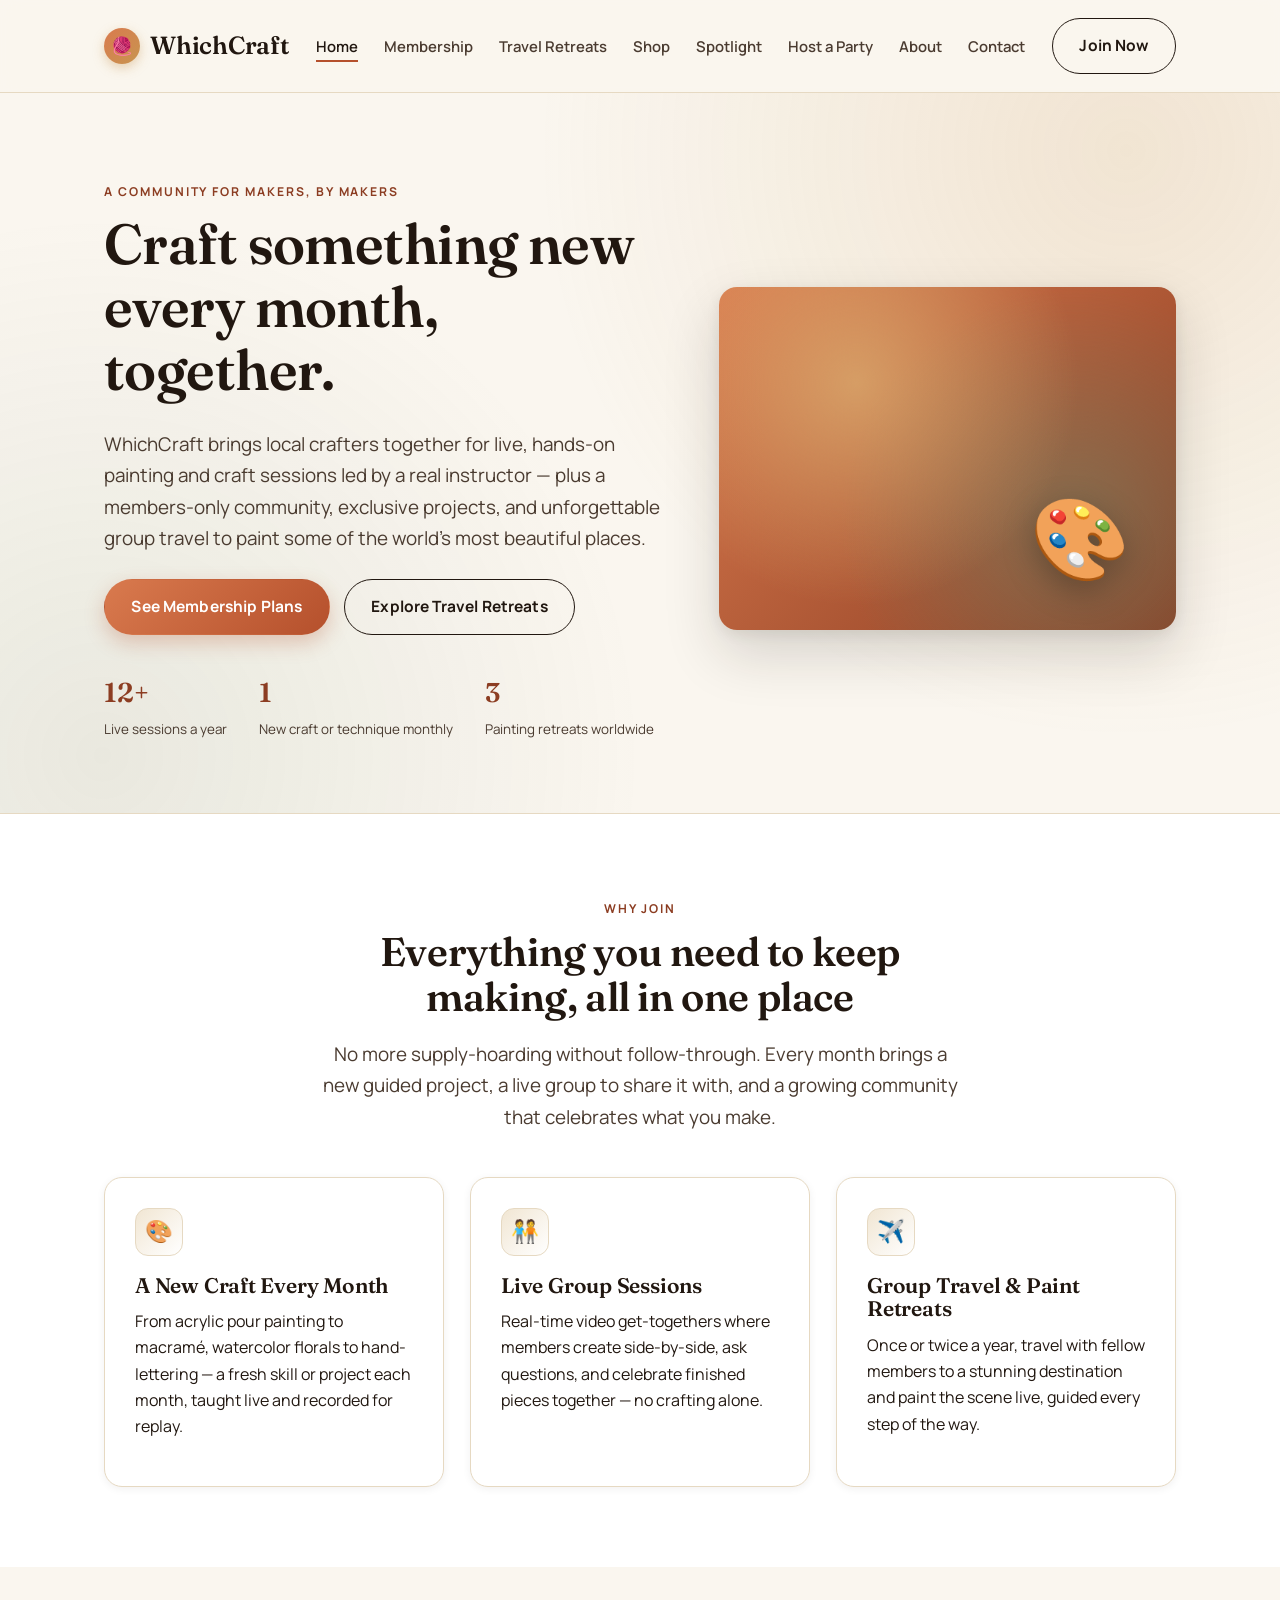
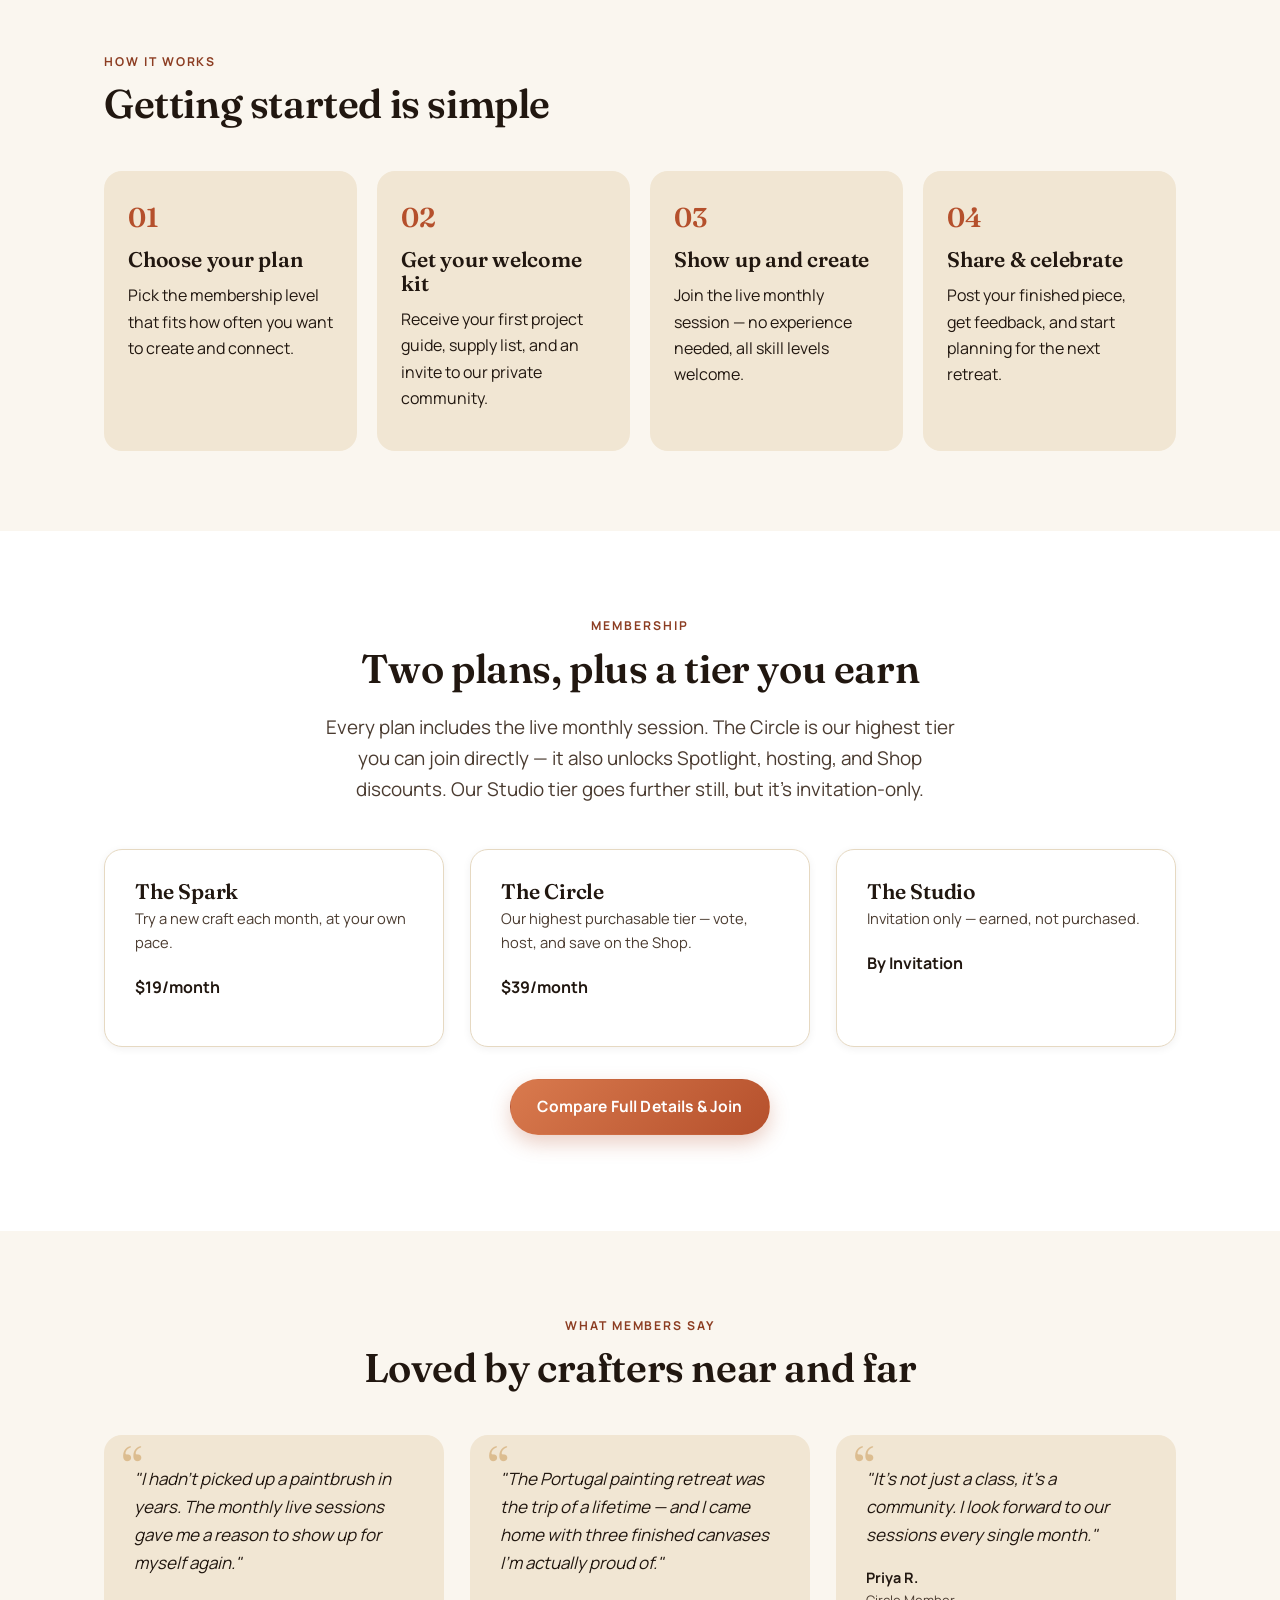
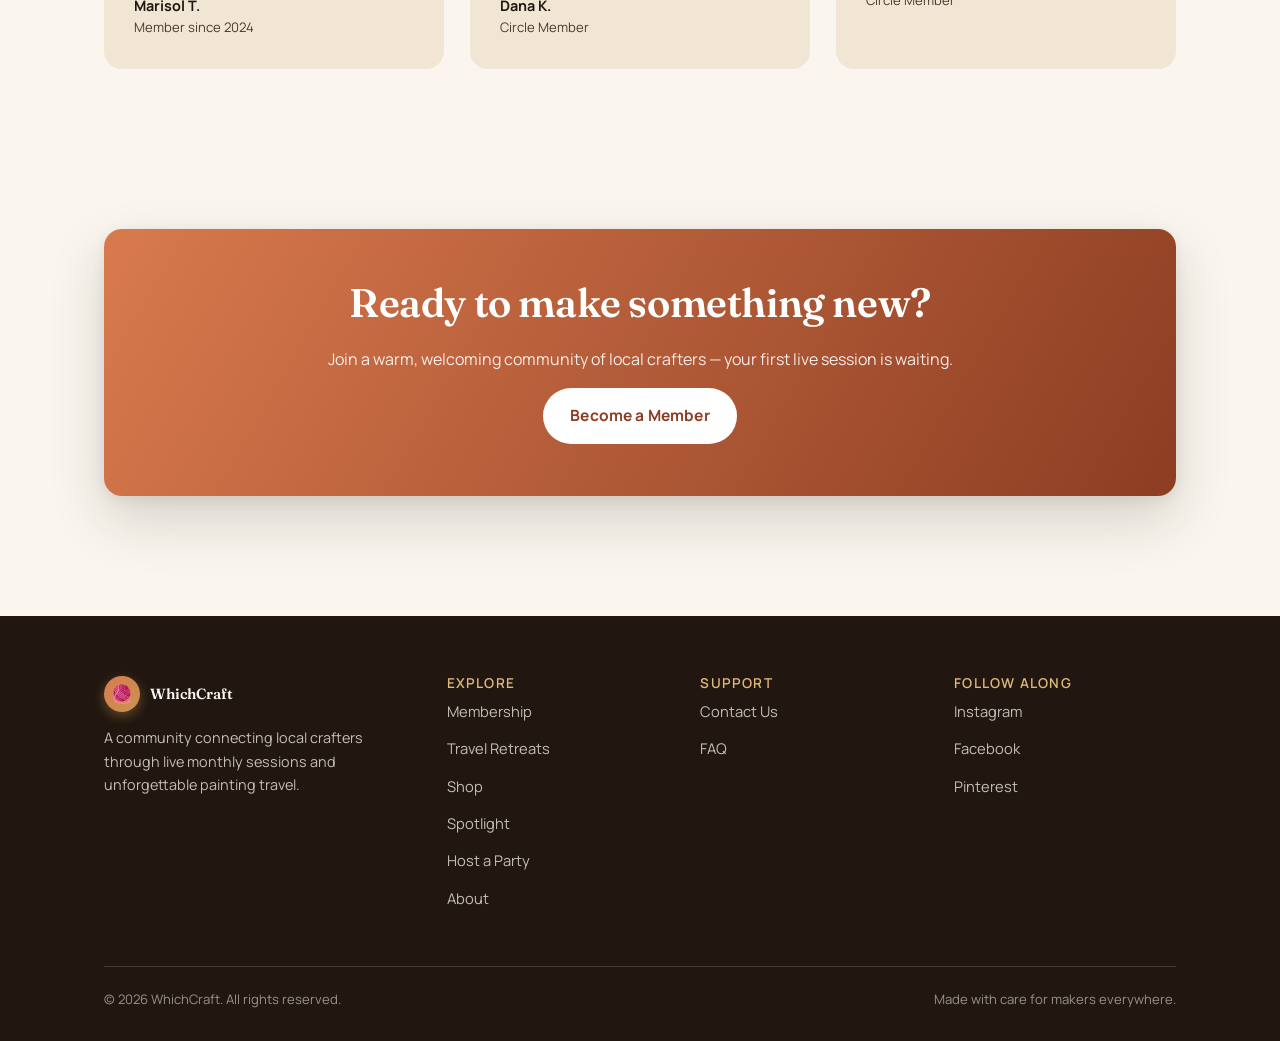
<file: index.html>
<!doctype html>
<html lang="en">
<head>
<meta charset="UTF-8" />
<meta name="viewport" content="width=device-width, initial-scale=1.0" />
<title>WhichCraft — A Community for Local Crafters</title>
<meta name="description" content="Join WhichCraft: monthly live craft &amp; painting get-togethers, a supportive maker community, and group painting travel retreats around the world." />
<link rel="icon" href="data:image/svg+xml,<svg xmlns=%22http://www.w3.org/2000/svg%22 viewBox=%220 0 100 100%22><text y=%22.9em%22 font-size=%2290%22>🎨</text></svg>" />
<link rel="preconnect" href="https://fonts.googleapis.com" />
<link rel="preconnect" href="https://fonts.gstatic.com" crossorigin />
<link href="https://fonts.googleapis.com/css2?family=Fraunces:opsz,wght@9..144,500;9..144,600;9..144,700&family=Manrope:wght@500;600;700;800&display=swap" rel="stylesheet" />
<link rel="stylesheet" href="css/style.css" />
</head>
<body>

<header class="site-header">
  <nav class="nav">
    <a href="index.html" class="brand"><span class="mark">🧶</span> WhichCraft</a>
    <ul class="nav-links">
      <li><a href="index.html">Home</a></li>
      <li><a href="membership.html">Membership</a></li>
      <li><a href="travel.html">Travel Retreats</a></li>
      <li><a href="shop.html">Shop</a></li>
      <li><a href="spotlight.html">Spotlight</a></li>
      <li><a href="host.html">Host a Party</a></li>
      <li><a href="about.html">About</a></li>
      <li><a href="contact.html">Contact</a></li>
    </ul>
    <div class="nav-cta">
      <a href="membership.html" class="btn btn-outline">Join Now</a>
      <button class="nav-toggle" aria-label="Toggle navigation" aria-expanded="false">☰</button>
    </div>
  </nav>
</header>

<section class="hero">
  <div class="wrap hero-grid">
    <div>
      <span class="eyebrow">A community for makers, by makers</span>
      <h1>Craft something new every month, together.</h1>
      <p class="lede">WhichCraft brings local crafters together for live, hands-on painting and craft sessions led by a real instructor — plus a members-only community, exclusive projects, and unforgettable group travel to paint some of the world's most beautiful places.</p>
      <div class="hero-actions">
        <a href="membership.html" class="btn btn-primary">See Membership Plans</a>
        <a href="travel.html" class="btn btn-outline">Explore Travel Retreats</a>
      </div>
      <div class="hero-stats">
        <div class="stat"><b>12+</b><span>Live sessions a year</span></div>
        <div class="stat"><b>1</b><span>New craft or technique monthly</span></div>
        <div class="stat"><b>3</b><span>Painting retreats worldwide</span></div>
      </div>
    </div>
    <div class="hero-art" role="img" aria-label="Illustration of a paintbrush and craft supplies"></div>
  </div>
</section>

<section class="section-alt">
  <div class="wrap">
    <div class="section-head center mx-auto">
      <span class="eyebrow">Why join</span>
      <h2>Everything you need to keep making, all in one place</h2>
      <p class="lede mx-auto">No more supply-hoarding without follow-through. Every month brings a new guided project, a live group to share it with, and a growing community that celebrates what you make.</p>
    </div>
    <div class="grid-3">
      <div class="card">
        <div class="icon">🎨</div>
        <h3>A New Craft Every Month</h3>
        <p>From acrylic pour painting to macramé, watercolor florals to hand-lettering — a fresh skill or project each month, taught live and recorded for replay.</p>
      </div>
      <div class="card">
        <div class="icon">🧑‍🤝‍🧑</div>
        <h3>Live Group Sessions</h3>
        <p>Real-time video get-togethers where members create side-by-side, ask questions, and celebrate finished pieces together — no crafting alone.</p>
      </div>
      <div class="card">
        <div class="icon">✈️</div>
        <h3>Group Travel &amp; Paint Retreats</h3>
        <p>Once or twice a year, travel with fellow members to a stunning destination and paint the scene live, guided every step of the way.</p>
      </div>
    </div>
  </div>
</section>

<section>
  <div class="wrap">
    <div class="section-head">
      <span class="eyebrow">How it works</span>
      <h2>Getting started is simple</h2>
    </div>
    <div class="steps">
      <div class="step">
        <div class="step-num">01</div>
        <h3>Choose your plan</h3>
        <p>Pick the membership level that fits how often you want to create and connect.</p>
      </div>
      <div class="step">
        <div class="step-num">02</div>
        <h3>Get your welcome kit</h3>
        <p>Receive your first project guide, supply list, and an invite to our private community.</p>
      </div>
      <div class="step">
        <div class="step-num">03</div>
        <h3>Show up and create</h3>
        <p>Join the live monthly session — no experience needed, all skill levels welcome.</p>
      </div>
      <div class="step">
        <div class="step-num">04</div>
        <h3>Share &amp; celebrate</h3>
        <p>Post your finished piece, get feedback, and start planning for the next retreat.</p>
      </div>
    </div>
  </div>
</section>

<section class="section-alt">
  <div class="wrap">
    <div class="section-head center mx-auto">
      <span class="eyebrow">Membership</span>
      <h2>Two plans, plus a tier you earn</h2>
      <p class="lede mx-auto">Every plan includes the live monthly session. The Circle is our highest tier you can join directly — it also unlocks Spotlight, hosting, and Shop discounts. Our Studio tier goes further still, but it's invitation-only.</p>
    </div>
    <div class="grid-3">
      <div class="card">
        <h3>The Spark</h3>
        <p class="plan-tagline" style="margin-top:-8px;">Try a new craft each month, at your own pace.</p>
        <p><strong>$19/month</strong></p>
      </div>
      <div class="card">
        <h3>The Circle</h3>
        <p class="plan-tagline" style="margin-top:-8px;">Our highest purchasable tier — vote, host, and save on the Shop.</p>
        <p><strong>$39/month</strong></p>
      </div>
      <div class="card">
        <h3>The Studio</h3>
        <p class="plan-tagline" style="margin-top:-8px;">Invitation only — earned, not purchased.</p>
        <p><strong>By Invitation</strong></p>
      </div>
    </div>
    <p class="center" style="margin-top:2em;"><a href="membership.html" class="btn btn-primary">Compare Full Details &amp; Join</a></p>
  </div>
</section>

<section>
  <div class="wrap">
    <div class="section-head center mx-auto">
      <span class="eyebrow">What members say</span>
      <h2>Loved by crafters near and far</h2>
    </div>
    <div class="grid-3">
      <div class="quote-card">
        <p>"I hadn't picked up a paintbrush in years. The monthly live sessions gave me a reason to show up for myself again."</p>
        <div class="quote-name">Marisol T.</div>
        <div class="quote-role">Member since 2024</div>
      </div>
      <div class="quote-card">
        <p>"The Portugal painting retreat was the trip of a lifetime — and I came home with three finished canvases I'm actually proud of."</p>
        <div class="quote-name">Dana K.</div>
        <div class="quote-role">Circle Member</div>
      </div>
      <div class="quote-card">
        <p>"It's not just a class, it's a community. I look forward to our sessions every single month."</p>
        <div class="quote-name">Priya R.</div>
        <div class="quote-role">Circle Member</div>
      </div>
    </div>
  </div>
</section>

<section>
  <div class="wrap">
    <div class="cta-band">
      <h2>Ready to make something new?</h2>
      <p>Join a warm, welcoming community of local crafters — your first live session is waiting.</p>
      <a href="membership.html" class="btn btn-light">Become a Member</a>
    </div>
  </div>
</section>

<footer class="site-footer">
  <div class="wrap">
    <div class="footer-grid">
      <div>
        <a href="index.html" class="brand" style="color:var(--cream);"><span class="mark">🧶</span> WhichCraft</a>
        <p style="margin-top:14px; color:rgba(251,245,236,0.75); font-size:0.9rem;">A community connecting local crafters through live monthly sessions and unforgettable painting travel.</p>
      </div>
      <div>
        <h4>Explore</h4>
        <ul>
          <li><a href="membership.html">Membership</a></li>
          <li><a href="travel.html">Travel Retreats</a></li>
          <li><a href="shop.html">Shop</a></li>
          <li><a href="spotlight.html">Spotlight</a></li>
          <li><a href="host.html">Host a Party</a></li>
          <li><a href="about.html">About</a></li>
        </ul>
      </div>
      <div>
        <h4>Support</h4>
        <ul>
          <li><a href="contact.html">Contact Us</a></li>
          <li><a href="membership.html#faq">FAQ</a></li>
        </ul>
      </div>
      <div>
        <h4>Follow Along</h4>
        <ul>
          <li><a href="#">Instagram</a></li>
          <li><a href="#">Facebook</a></li>
          <li><a href="#">Pinterest</a></li>
        </ul>
      </div>
    </div>
    <div class="footer-bottom">
      <span>© <span id="year"></span> WhichCraft. All rights reserved.</span>
      <span>Made with care for makers everywhere.</span>
    </div>
  </div>
</footer>

<script src="js/main.js"></script>
</body>
</html>
</file>
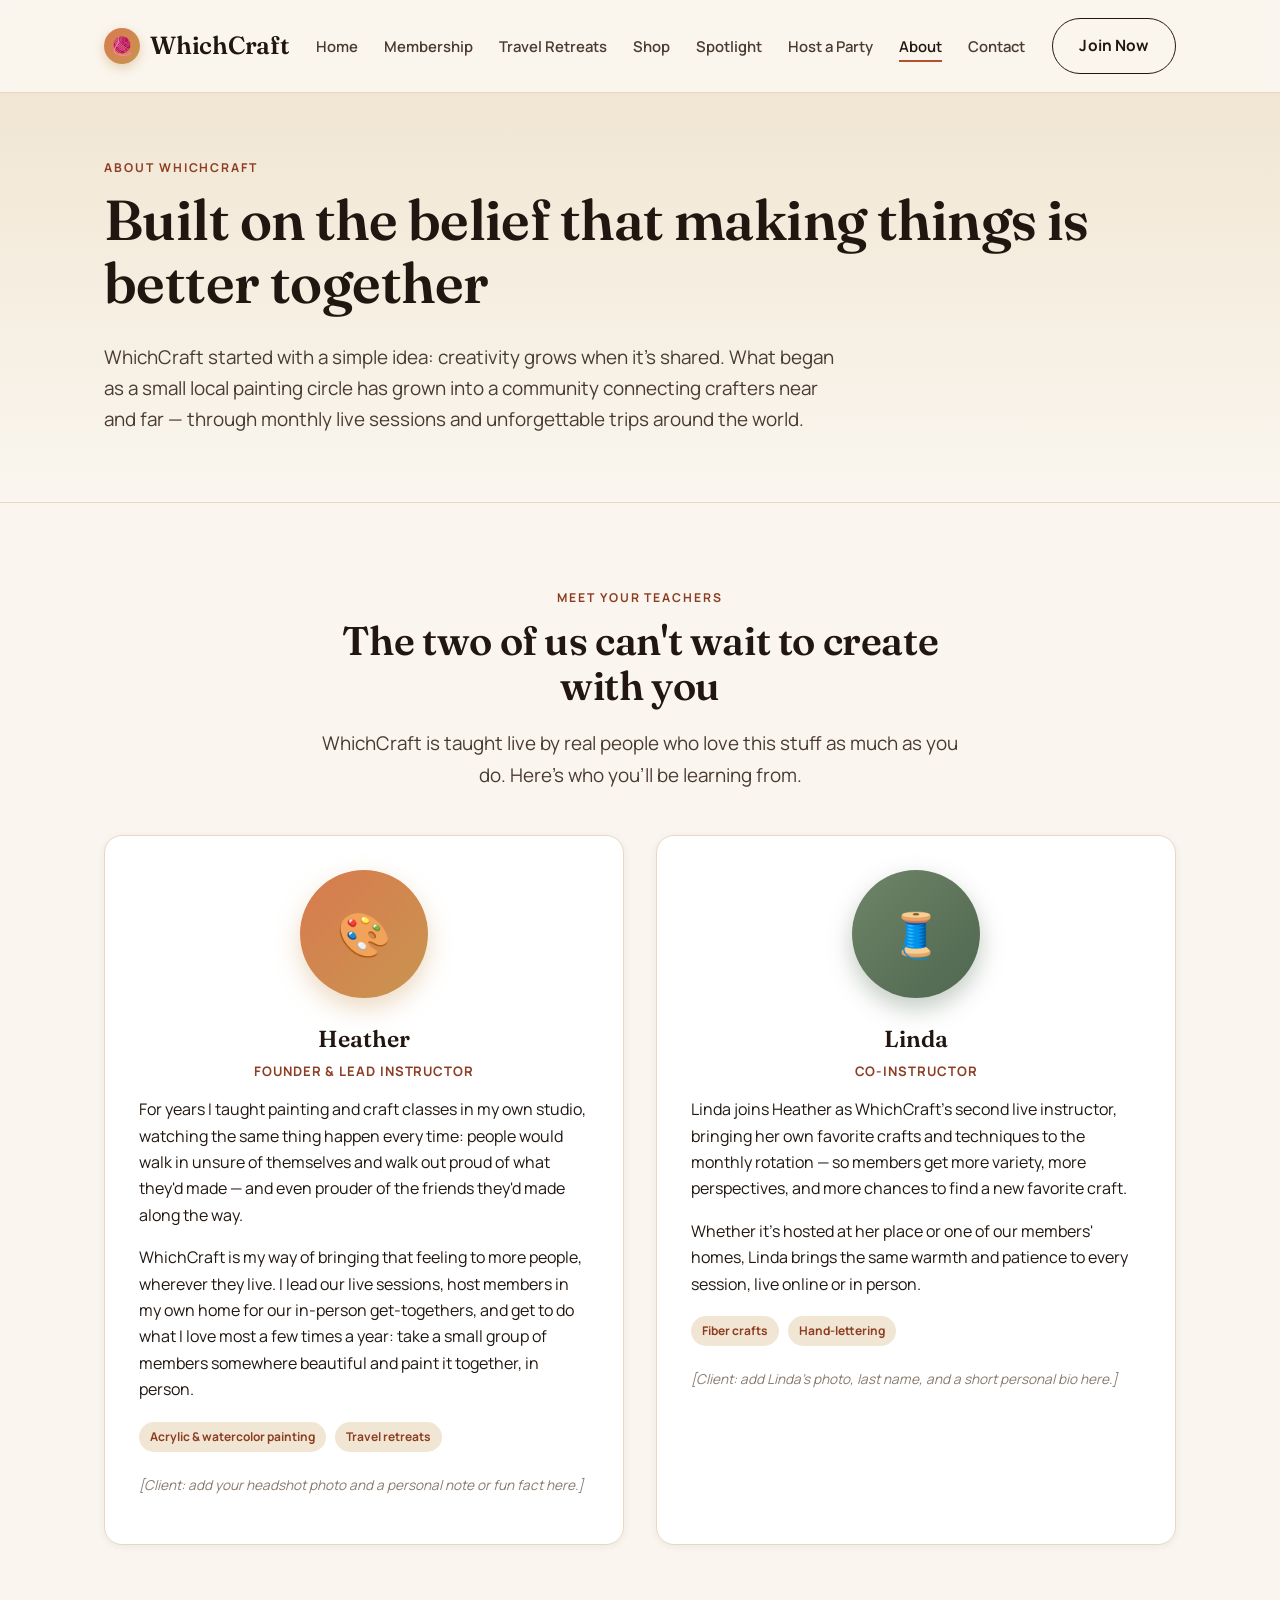
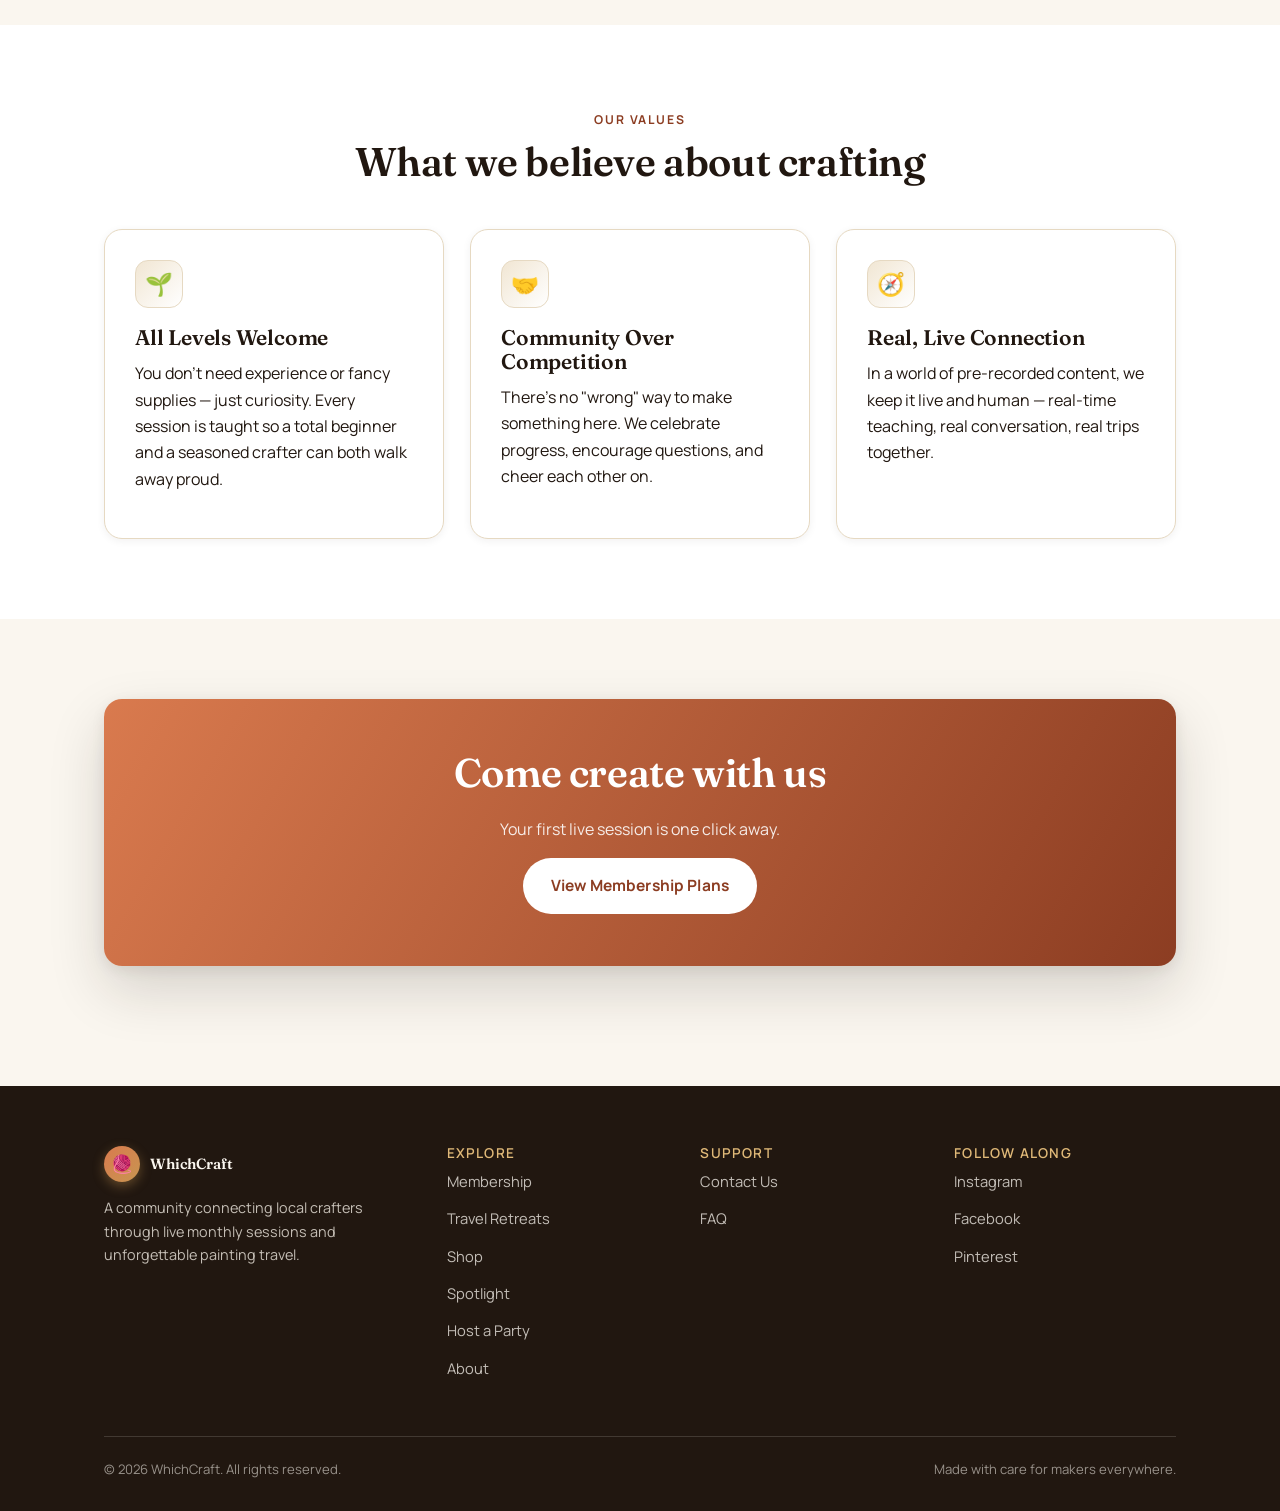
<file: about.html>
<!doctype html>
<html lang="en">
<head>
<meta charset="UTF-8" />
<meta name="viewport" content="width=device-width, initial-scale=1.0" />
<title>About — WhichCraft</title>
<meta name="description" content="Meet the teachers behind WhichCraft and learn the story behind our community of local crafters." />
<link rel="icon" href="data:image/svg+xml,<svg xmlns=%22http://www.w3.org/2000/svg%22 viewBox=%220 0 100 100%22><text y=%22.9em%22 font-size=%2290%22>🎨</text></svg>" />
<link rel="preconnect" href="https://fonts.googleapis.com" />
<link rel="preconnect" href="https://fonts.gstatic.com" crossorigin />
<link href="https://fonts.googleapis.com/css2?family=Fraunces:opsz,wght@9..144,500;9..144,600;9..144,700&family=Manrope:wght@500;600;700;800&display=swap" rel="stylesheet" />
<link rel="stylesheet" href="css/style.css" />
</head>
<body>

<header class="site-header">
  <nav class="nav">
    <a href="index.html" class="brand"><span class="mark">🧶</span> WhichCraft</a>
    <ul class="nav-links">
      <li><a href="index.html">Home</a></li>
      <li><a href="membership.html">Membership</a></li>
      <li><a href="travel.html">Travel Retreats</a></li>
      <li><a href="shop.html">Shop</a></li>
      <li><a href="spotlight.html">Spotlight</a></li>
      <li><a href="host.html">Host a Party</a></li>
      <li><a href="about.html">About</a></li>
      <li><a href="contact.html">Contact</a></li>
    </ul>
    <div class="nav-cta">
      <a href="membership.html" class="btn btn-outline">Join Now</a>
      <button class="nav-toggle" aria-label="Toggle navigation" aria-expanded="false">☰</button>
    </div>
  </nav>
</header>

<section class="page-hero">
  <div class="wrap">
    <span class="eyebrow">About WhichCraft</span>
    <h1>Built on the belief that making things is better together</h1>
    <p class="lede">WhichCraft started with a simple idea: creativity grows when it's shared. What began as a small local painting circle has grown into a community connecting crafters near and far — through monthly live sessions and unforgettable trips around the world.</p>
  </div>
</section>

<section>
  <div class="wrap">
    <div class="section-head center mx-auto">
      <span class="eyebrow">Meet your teachers</span>
      <h2>The two of us can't wait to create with you</h2>
      <p class="lede mx-auto">WhichCraft is taught live by real people who love this stuff as much as you do. Here's who you'll be learning from.</p>
    </div>

    <div class="teacher-grid">
      <div class="teacher-card">
        <div class="teacher-avatar" role="img" aria-label="Photo of Heather">🎨</div>
        <div class="teacher-name">Heather</div>
        <div class="teacher-role">Founder &amp; Lead Instructor</div>
        <p>For years I taught painting and craft classes in my own studio, watching the same thing happen every time: people would walk in unsure of themselves and walk out proud of what they'd made — and even prouder of the friends they'd made along the way.</p>
        <p>WhichCraft is my way of bringing that feeling to more people, wherever they live. I lead our live sessions, host members in my own home for our in-person get-togethers, and get to do what I love most a few times a year: take a small group of members somewhere beautiful and paint it together, in person.</p>
        <div class="teacher-specialties">
          <span class="tag">Acrylic &amp; watercolor painting</span>
          <span class="tag">Travel retreats</span>
        </div>
        <p style="margin-top:1.2em; color:#8a7b6e; font-size:0.85rem;"><em>[Client: add your headshot photo and a personal note or fun fact here.]</em></p>
      </div>

      <div class="teacher-card">
        <div class="teacher-avatar" role="img" aria-label="Photo of Linda">🧵</div>
        <div class="teacher-name">Linda</div>
        <div class="teacher-role">Co-Instructor</div>
        <p>Linda joins Heather as WhichCraft's second live instructor, bringing her own favorite crafts and techniques to the monthly rotation — so members get more variety, more perspectives, and more chances to find a new favorite craft.</p>
        <p>Whether it's hosted at her place or one of our members' homes, Linda brings the same warmth and patience to every session, live online or in person.</p>
        <div class="teacher-specialties">
          <span class="tag">Fiber crafts</span>
          <span class="tag">Hand-lettering</span>
        </div>
        <p style="margin-top:1.2em; color:#8a7b6e; font-size:0.85rem;"><em>[Client: add Linda's photo, last name, and a short personal bio here.]</em></p>
      </div>
    </div>
  </div>
</section>

<section class="section-alt">
  <div class="wrap">
    <div class="section-head center mx-auto">
      <span class="eyebrow">Our values</span>
      <h2>What we believe about crafting</h2>
    </div>
    <div class="grid-3">
      <div class="card">
        <div class="icon">🌱</div>
        <h3>All Levels Welcome</h3>
        <p>You don't need experience or fancy supplies — just curiosity. Every session is taught so a total beginner and a seasoned crafter can both walk away proud.</p>
      </div>
      <div class="card">
        <div class="icon">🤝</div>
        <h3>Community Over Competition</h3>
        <p>There's no "wrong" way to make something here. We celebrate progress, encourage questions, and cheer each other on.</p>
      </div>
      <div class="card">
        <div class="icon">🧭</div>
        <h3>Real, Live Connection</h3>
        <p>In a world of pre-recorded content, we keep it live and human — real-time teaching, real conversation, real trips together.</p>
      </div>
    </div>
  </div>
</section>

<section>
  <div class="wrap">
    <div class="cta-band">
      <h2>Come create with us</h2>
      <p>Your first live session is one click away.</p>
      <a href="membership.html" class="btn btn-light">View Membership Plans</a>
    </div>
  </div>
</section>

<footer class="site-footer">
  <div class="wrap">
    <div class="footer-grid">
      <div>
        <a href="index.html" class="brand" style="color:var(--cream);"><span class="mark">🧶</span> WhichCraft</a>
        <p style="margin-top:14px; color:rgba(251,245,236,0.75); font-size:0.9rem;">A community connecting local crafters through live monthly sessions and unforgettable painting travel.</p>
      </div>
      <div>
        <h4>Explore</h4>
        <ul>
          <li><a href="membership.html">Membership</a></li>
          <li><a href="travel.html">Travel Retreats</a></li>
          <li><a href="shop.html">Shop</a></li>
          <li><a href="spotlight.html">Spotlight</a></li>
          <li><a href="host.html">Host a Party</a></li>
          <li><a href="about.html">About</a></li>
        </ul>
      </div>
      <div>
        <h4>Support</h4>
        <ul>
          <li><a href="contact.html">Contact Us</a></li>
          <li><a href="membership.html#faq">FAQ</a></li>
        </ul>
      </div>
      <div>
        <h4>Follow Along</h4>
        <ul>
          <li><a href="#">Instagram</a></li>
          <li><a href="#">Facebook</a></li>
          <li><a href="#">Pinterest</a></li>
        </ul>
      </div>
    </div>
    <div class="footer-bottom">
      <span>© <span id="year"></span> WhichCraft. All rights reserved.</span>
      <span>Made with care for makers everywhere.</span>
    </div>
  </div>
</footer>

<script src="js/main.js"></script>
</body>
</html>
</file>
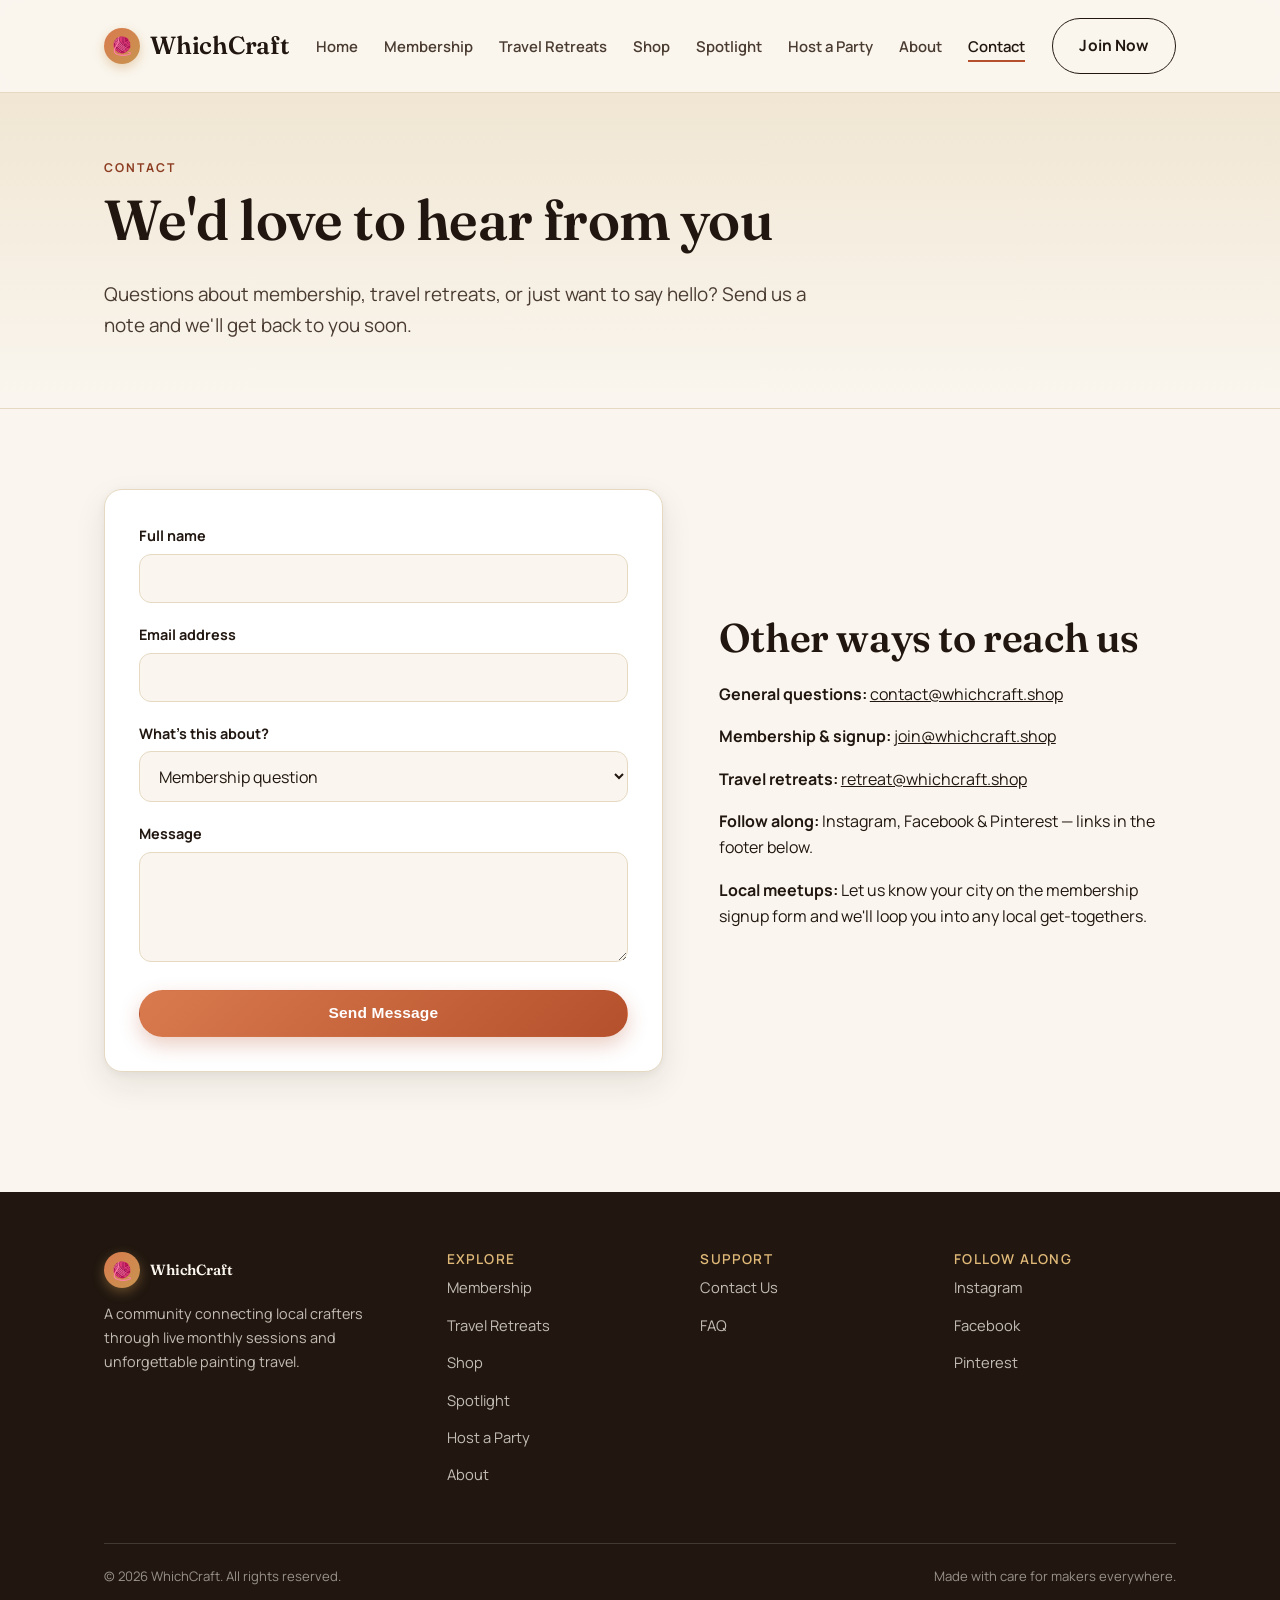
<file: contact.html>
<!doctype html>
<html lang="en">
<head>
<meta charset="UTF-8" />
<meta name="viewport" content="width=device-width, initial-scale=1.0" />
<title>Contact — WhichCraft</title>
<meta name="description" content="Get in touch with WhichCraft with questions about membership or group painting travel retreats." />
<link rel="icon" href="data:image/svg+xml,<svg xmlns=%22http://www.w3.org/2000/svg%22 viewBox=%220 0 100 100%22><text y=%22.9em%22 font-size=%2290%22>🎨</text></svg>" />
<link rel="preconnect" href="https://fonts.googleapis.com" />
<link rel="preconnect" href="https://fonts.gstatic.com" crossorigin />
<link href="https://fonts.googleapis.com/css2?family=Fraunces:opsz,wght@9..144,500;9..144,600;9..144,700&family=Manrope:wght@500;600;700;800&display=swap" rel="stylesheet" />
<link rel="stylesheet" href="css/style.css" />
</head>
<body>

<header class="site-header">
  <nav class="nav">
    <a href="index.html" class="brand"><span class="mark">🧶</span> WhichCraft</a>
    <ul class="nav-links">
      <li><a href="index.html">Home</a></li>
      <li><a href="membership.html">Membership</a></li>
      <li><a href="travel.html">Travel Retreats</a></li>
      <li><a href="shop.html">Shop</a></li>
      <li><a href="spotlight.html">Spotlight</a></li>
      <li><a href="host.html">Host a Party</a></li>
      <li><a href="about.html">About</a></li>
      <li><a href="contact.html">Contact</a></li>
    </ul>
    <div class="nav-cta">
      <a href="membership.html" class="btn btn-outline">Join Now</a>
      <button class="nav-toggle" aria-label="Toggle navigation" aria-expanded="false">☰</button>
    </div>
  </nav>
</header>

<section class="page-hero">
  <div class="wrap">
    <span class="eyebrow">Contact</span>
    <h1>We'd love to hear from you</h1>
    <p class="lede">Questions about membership, travel retreats, or just want to say hello? Send us a note and we'll get back to you soon.</p>
  </div>
</section>

<section>
  <div class="wrap hero-grid">
    <form id="contact-form" class="form-card">
      <input type="hidden" name="access_key" value="5947d8fb-3f28-4a79-b381-c81ef6eb2c88" />
      <input type="hidden" name="subject" value="New Contact Form Message" />
      <input type="checkbox" name="botcheck" class="hidden" style="display:none;" />
      <div class="field">
        <label for="c-name">Full name</label>
        <input type="text" id="c-name" name="name" required />
      </div>
      <div class="field">
        <label for="c-email">Email address</label>
        <input type="email" id="c-email" name="email" required />
      </div>
      <div class="field">
        <label for="c-topic">What's this about?</label>
        <select id="c-topic" name="topic">
          <option value="membership">Membership question</option>
          <option value="travel">Travel retreat question</option>
          <option value="billing">Billing / account help</option>
          <option value="other">Something else</option>
        </select>
      </div>
      <div class="field">
        <label for="c-message">Message</label>
        <textarea id="c-message" name="message" required></textarea>
      </div>
      <button type="submit" class="btn btn-primary btn-block">Send Message</button>
      <p id="contact-form-status" class="form-status" role="status"></p>
    </form>

    <div>
      <h2>Other ways to reach us</h2>
      <p><strong>General questions:</strong> <a href="mailto:contact@whichcraft.shop">contact@whichcraft.shop</a></p>
      <p><strong>Membership &amp; signup:</strong> <a href="mailto:join@whichcraft.shop">join@whichcraft.shop</a></p>
      <p><strong>Travel retreats:</strong> <a href="mailto:retreat@whichcraft.shop">retreat@whichcraft.shop</a></p>
      <p><strong>Follow along:</strong> Instagram, Facebook &amp; Pinterest — links in the footer below.</p>
      <p><strong>Local meetups:</strong> Let us know your city on the membership signup form and we'll loop you into any local get-togethers.</p>
    </div>
  </div>
</section>

<footer class="site-footer">
  <div class="wrap">
    <div class="footer-grid">
      <div>
        <a href="index.html" class="brand" style="color:var(--cream);"><span class="mark">🧶</span> WhichCraft</a>
        <p style="margin-top:14px; color:rgba(251,245,236,0.75); font-size:0.9rem;">A community connecting local crafters through live monthly sessions and unforgettable painting travel.</p>
      </div>
      <div>
        <h4>Explore</h4>
        <ul>
          <li><a href="membership.html">Membership</a></li>
          <li><a href="travel.html">Travel Retreats</a></li>
          <li><a href="shop.html">Shop</a></li>
          <li><a href="spotlight.html">Spotlight</a></li>
          <li><a href="host.html">Host a Party</a></li>
          <li><a href="about.html">About</a></li>
        </ul>
      </div>
      <div>
        <h4>Support</h4>
        <ul>
          <li><a href="contact.html">Contact Us</a></li>
          <li><a href="membership.html#faq">FAQ</a></li>
        </ul>
      </div>
      <div>
        <h4>Follow Along</h4>
        <ul>
          <li><a href="#">Instagram</a></li>
          <li><a href="#">Facebook</a></li>
          <li><a href="#">Pinterest</a></li>
        </ul>
      </div>
    </div>
    <div class="footer-bottom">
      <span>© <span id="year"></span> WhichCraft. All rights reserved.</span>
      <span>Made with care for makers everywhere.</span>
    </div>
  </div>
</footer>

<script src="js/main.js"></script>
</body>
</html>
</file>
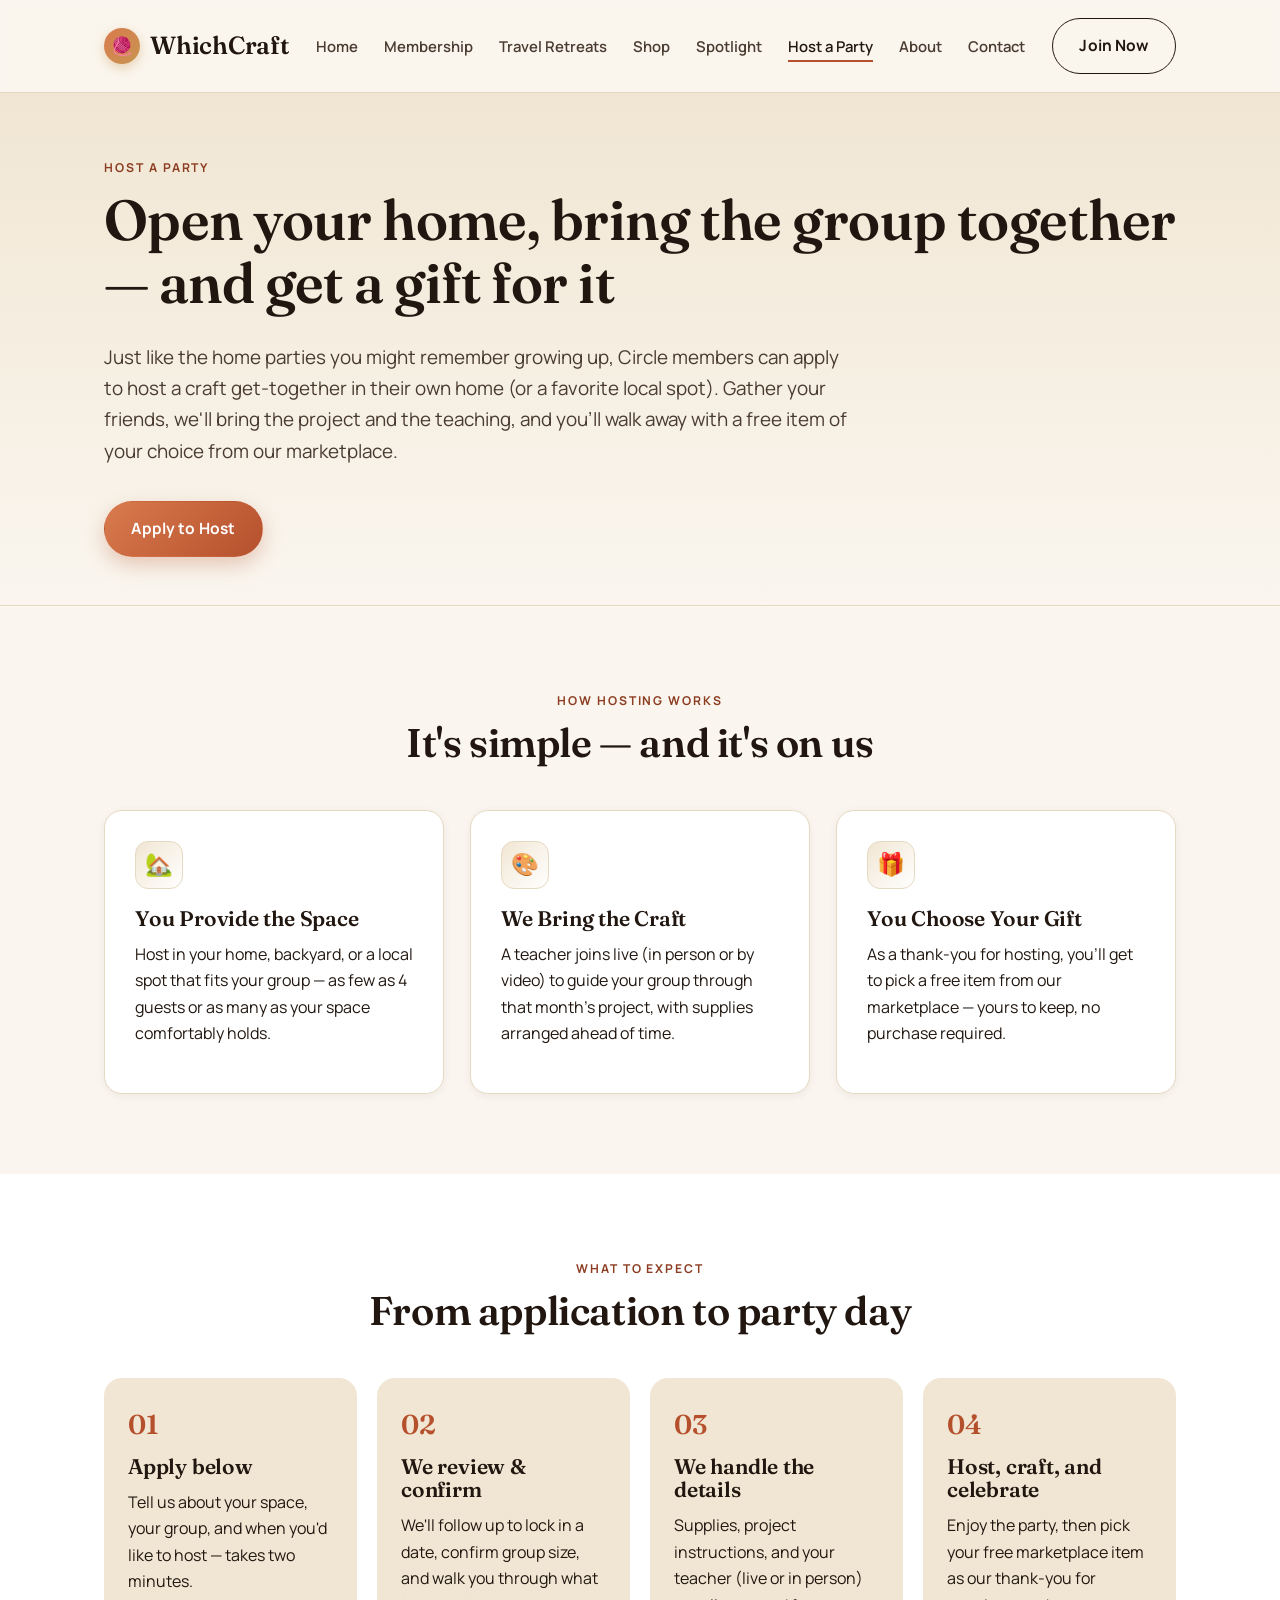
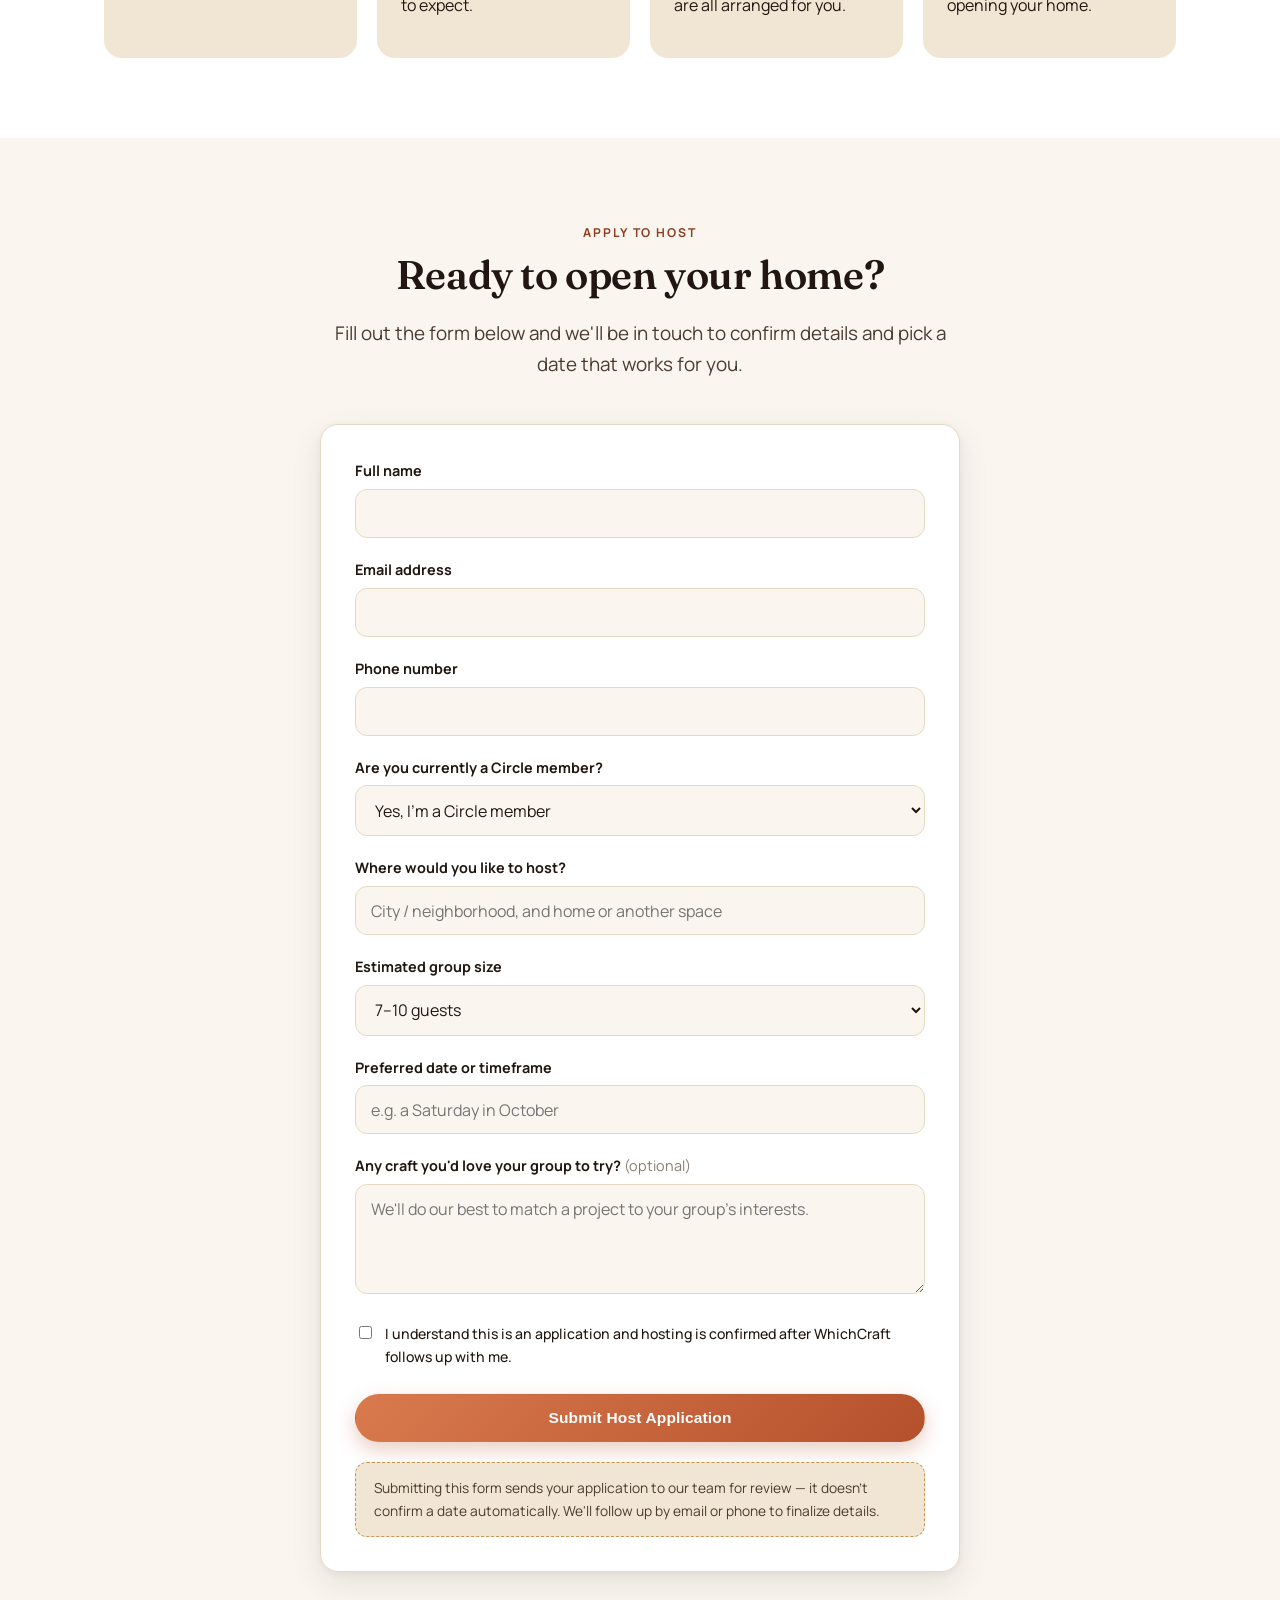
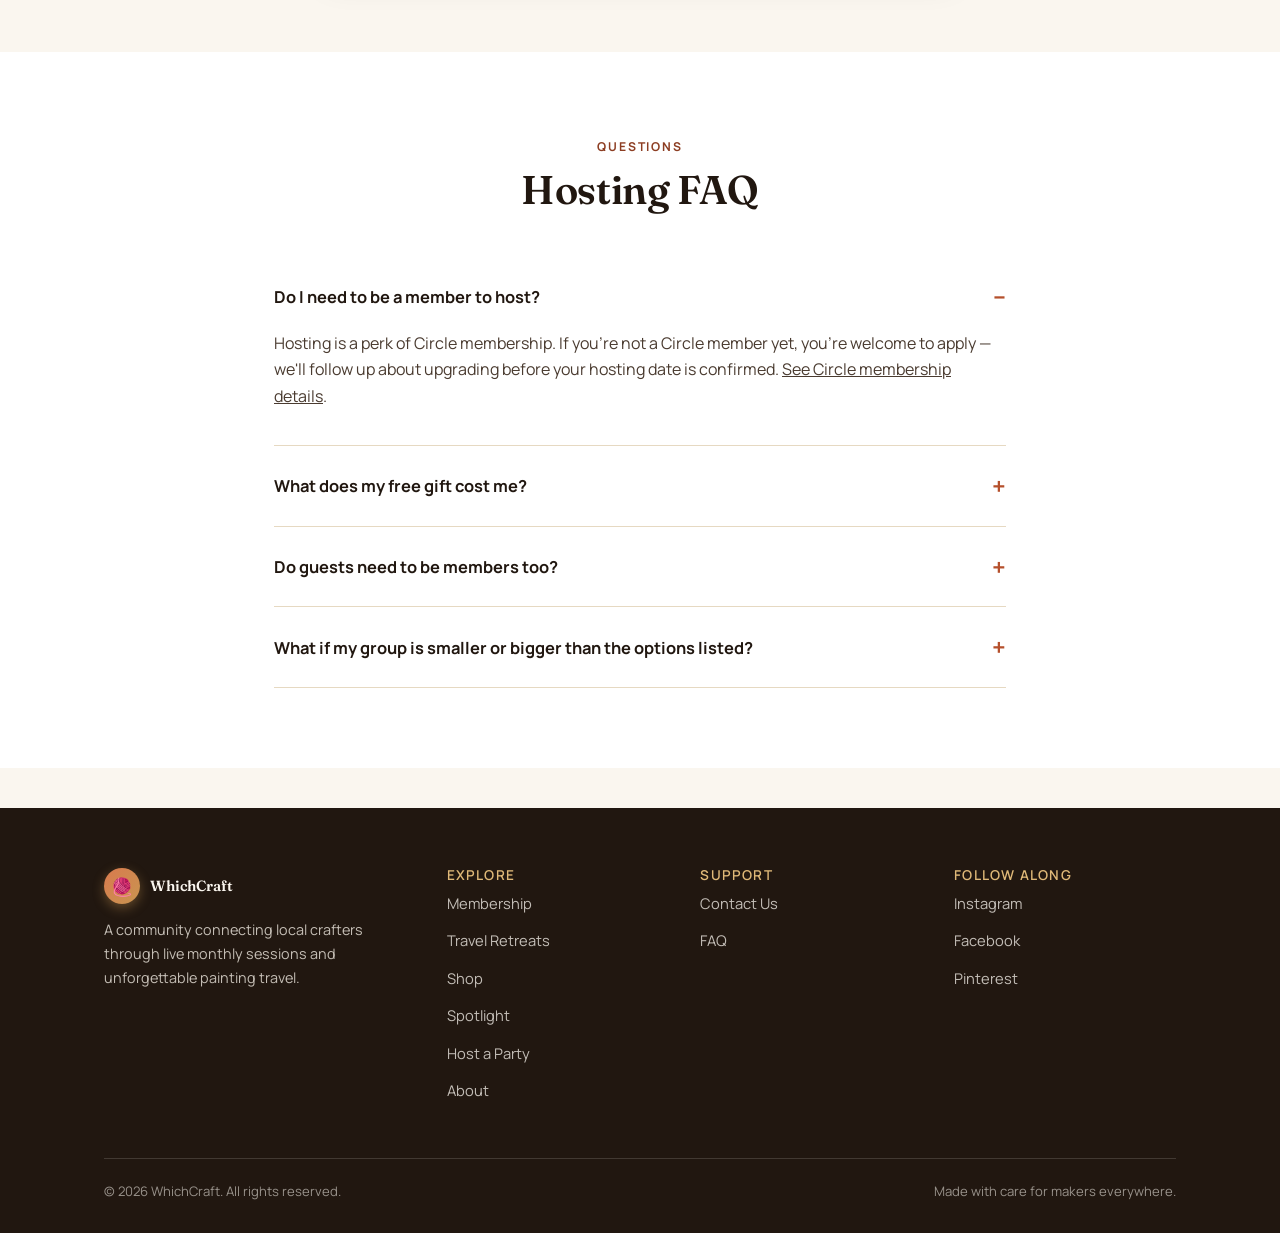
<file: host.html>
<!doctype html>
<html lang="en">
<head>
<meta charset="UTF-8" />
<meta name="viewport" content="width=device-width, initial-scale=1.0" />
<title>Host a Party — WhichCraft</title>
<meta name="description" content="Apply to host a WhichCraft craft party at your home and earn a free item from our marketplace." />
<link rel="icon" href="data:image/svg+xml,<svg xmlns=%22http://www.w3.org/2000/svg%22 viewBox=%220 0 100 100%22><text y=%22.9em%22 font-size=%2290%22>🎨</text></svg>" />
<link rel="preconnect" href="https://fonts.googleapis.com" />
<link rel="preconnect" href="https://fonts.gstatic.com" crossorigin />
<link href="https://fonts.googleapis.com/css2?family=Fraunces:opsz,wght@9..144,500;9..144,600;9..144,700&family=Manrope:wght@500;600;700;800&display=swap" rel="stylesheet" />
<link rel="stylesheet" href="css/style.css" />
</head>
<body>

<header class="site-header">
  <nav class="nav">
    <a href="index.html" class="brand"><span class="mark">🧶</span> WhichCraft</a>
    <ul class="nav-links">
      <li><a href="index.html">Home</a></li>
      <li><a href="membership.html">Membership</a></li>
      <li><a href="travel.html">Travel Retreats</a></li>
      <li><a href="shop.html">Shop</a></li>
      <li><a href="spotlight.html">Spotlight</a></li>
      <li><a href="host.html">Host a Party</a></li>
      <li><a href="about.html">About</a></li>
      <li><a href="contact.html">Contact</a></li>
    </ul>
    <div class="nav-cta">
      <a href="membership.html" class="btn btn-outline">Join Now</a>
      <button class="nav-toggle" aria-label="Toggle navigation" aria-expanded="false">☰</button>
    </div>
  </nav>
</header>

<section class="page-hero">
  <div class="wrap">
    <span class="eyebrow">Host a Party</span>
    <h1>Open your home, bring the group together — and get a gift for it</h1>
    <p class="lede">Just like the home parties you might remember growing up, Circle members can apply to host a craft get-together in their own home (or a favorite local spot). Gather your friends, we'll bring the project and the teaching, and you'll walk away with a free item of your choice from our marketplace.</p>
    <a href="#apply" class="btn btn-primary" style="margin-top:1em;">Apply to Host</a>
  </div>
</section>

<section>
  <div class="wrap">
    <div class="section-head center mx-auto">
      <span class="eyebrow">How hosting works</span>
      <h2>It's simple — and it's on us</h2>
    </div>
    <div class="grid-3">
      <div class="card">
        <div class="icon">🏡</div>
        <h3>You Provide the Space</h3>
        <p>Host in your home, backyard, or a local spot that fits your group — as few as 4 guests or as many as your space comfortably holds.</p>
      </div>
      <div class="card">
        <div class="icon">🎨</div>
        <h3>We Bring the Craft</h3>
        <p>A teacher joins live (in person or by video) to guide your group through that month's project, with supplies arranged ahead of time.</p>
      </div>
      <div class="card">
        <div class="icon">🎁</div>
        <h3>You Choose Your Gift</h3>
        <p>As a thank-you for hosting, you'll get to pick a free item from our marketplace — yours to keep, no purchase required.</p>
      </div>
    </div>
  </div>
</section>

<section class="section-alt">
  <div class="wrap">
    <div class="section-head center mx-auto">
      <span class="eyebrow">What to expect</span>
      <h2>From application to party day</h2>
    </div>
    <div class="steps">
      <div class="step">
        <div class="step-num">01</div>
        <h3>Apply below</h3>
        <p>Tell us about your space, your group, and when you'd like to host — takes two minutes.</p>
      </div>
      <div class="step">
        <div class="step-num">02</div>
        <h3>We review &amp; confirm</h3>
        <p>We'll follow up to lock in a date, confirm group size, and walk you through what to expect.</p>
      </div>
      <div class="step">
        <div class="step-num">03</div>
        <h3>We handle the details</h3>
        <p>Supplies, project instructions, and your teacher (live or in person) are all arranged for you.</p>
      </div>
      <div class="step">
        <div class="step-num">04</div>
        <h3>Host, craft, and celebrate</h3>
        <p>Enjoy the party, then pick your free marketplace item as our thank-you for opening your home.</p>
      </div>
    </div>
  </div>
</section>

<section id="apply">
  <div class="wrap">
    <div class="section-head center mx-auto">
      <span class="eyebrow">Apply to host</span>
      <h2>Ready to open your home?</h2>
      <p class="lede mx-auto">Fill out the form below and we'll be in touch to confirm details and pick a date that works for you.</p>
    </div>

    <form id="host-form" class="form-card" style="max-width:640px; margin:0 auto;">
      <input type="hidden" name="access_key" value="5947d8fb-3f28-4a79-b381-c81ef6eb2c88" />
      <input type="hidden" name="subject" value="New Host a Party Application" />
      <input type="checkbox" name="botcheck" class="hidden" style="display:none;" />
      <div class="field">
        <label for="h-name">Full name</label>
        <input type="text" id="h-name" name="name" required />
      </div>
      <div class="field">
        <label for="h-email">Email address</label>
        <input type="email" id="h-email" name="email" required />
      </div>
      <div class="field">
        <label for="h-phone">Phone number</label>
        <input type="tel" id="h-phone" name="phone" required />
      </div>
      <div class="field">
        <label for="h-member">Are you currently a Circle member?</label>
        <select id="h-member" name="is_circle_member">
          <option value="yes">Yes, I'm a Circle member</option>
          <option value="spark">I'm a Spark member</option>
          <option value="no">Not a member yet</option>
        </select>
      </div>
      <div class="field">
        <label for="h-location">Where would you like to host?</label>
        <input type="text" id="h-location" name="location" placeholder="City / neighborhood, and home or another space" required />
      </div>
      <div class="field">
        <label for="h-size">Estimated group size</label>
        <select id="h-size" name="group_size">
          <option value="4-6">4–6 guests</option>
          <option value="7-10" selected>7–10 guests</option>
          <option value="11-15">11–15 guests</option>
          <option value="16+">16+ guests</option>
        </select>
      </div>
      <div class="field">
        <label for="h-date">Preferred date or timeframe</label>
        <input type="text" id="h-date" name="preferred_date" placeholder="e.g. a Saturday in October" />
      </div>
      <div class="field">
        <label for="h-craft">Any craft you'd love your group to try? <span style="font-weight:400; color:#8a7b6e;">(optional)</span></label>
        <textarea id="h-craft" name="craft_preference" placeholder="We'll do our best to match a project to your group's interests."></textarea>
      </div>
      <div class="field checkbox-row">
        <input type="checkbox" id="h-terms" name="terms" required />
        <label for="h-terms">I understand this is an application and hosting is confirmed after WhichCraft follows up with me.</label>
      </div>

      <button type="submit" class="btn btn-primary btn-block">Submit Host Application</button>
      <p id="host-form-status" class="form-status" role="status"></p>

      <div class="form-note">
        Submitting this form sends your application to our team for review — it doesn't confirm a date automatically. We'll follow up by email or phone to finalize details.
      </div>
    </form>
  </div>
</section>

<section class="section-alt">
  <div class="wrap" style="max-width:780px; margin:0 auto;">
    <div class="section-head center mx-auto">
      <span class="eyebrow">Questions</span>
      <h2>Hosting FAQ</h2>
    </div>
    <details class="faq-item" open>
      <summary>Do I need to be a member to host?</summary>
      <p>Hosting is a perk of Circle membership. If you're not a Circle member yet, you're welcome to apply — we'll follow up about upgrading before your hosting date is confirmed. <a href="membership.html">See Circle membership details</a>.</p>
    </details>
    <details class="faq-item">
      <summary>What does my free gift cost me?</summary>
      <p>Nothing — choosing an item from our marketplace is our way of saying thank you for opening your home and bringing your group together.</p>
    </details>
    <details class="faq-item">
      <summary>Do guests need to be members too?</summary>
      <p>No, but they'll get a taste of what membership is like, and we'll make it easy for anyone who loves it to join afterward.</p>
    </details>
    <details class="faq-item">
      <summary>What if my group is smaller or bigger than the options listed?</summary>
      <p>No problem — just note it in the craft preference field and we'll work with you on the right fit.</p>
    </details>
  </div>
</section>

<footer class="site-footer">
  <div class="wrap">
    <div class="footer-grid">
      <div>
        <a href="index.html" class="brand" style="color:var(--cream);"><span class="mark">🧶</span> WhichCraft</a>
        <p style="margin-top:14px; color:rgba(251,245,236,0.75); font-size:0.9rem;">A community connecting local crafters through live monthly sessions and unforgettable painting travel.</p>
      </div>
      <div>
        <h4>Explore</h4>
        <ul>
          <li><a href="membership.html">Membership</a></li>
          <li><a href="travel.html">Travel Retreats</a></li>
          <li><a href="shop.html">Shop</a></li>
          <li><a href="spotlight.html">Spotlight</a></li>
          <li><a href="host.html">Host a Party</a></li>
          <li><a href="about.html">About</a></li>
        </ul>
      </div>
      <div>
        <h4>Support</h4>
        <ul>
          <li><a href="contact.html">Contact Us</a></li>
          <li><a href="membership.html#faq">FAQ</a></li>
        </ul>
      </div>
      <div>
        <h4>Follow Along</h4>
        <ul>
          <li><a href="#">Instagram</a></li>
          <li><a href="#">Facebook</a></li>
          <li><a href="#">Pinterest</a></li>
        </ul>
      </div>
    </div>
    <div class="footer-bottom">
      <span>© <span id="year"></span> WhichCraft. All rights reserved.</span>
      <span>Made with care for makers everywhere.</span>
    </div>
  </div>
</footer>

<script src="js/main.js"></script>
</body>
</html>
</file>
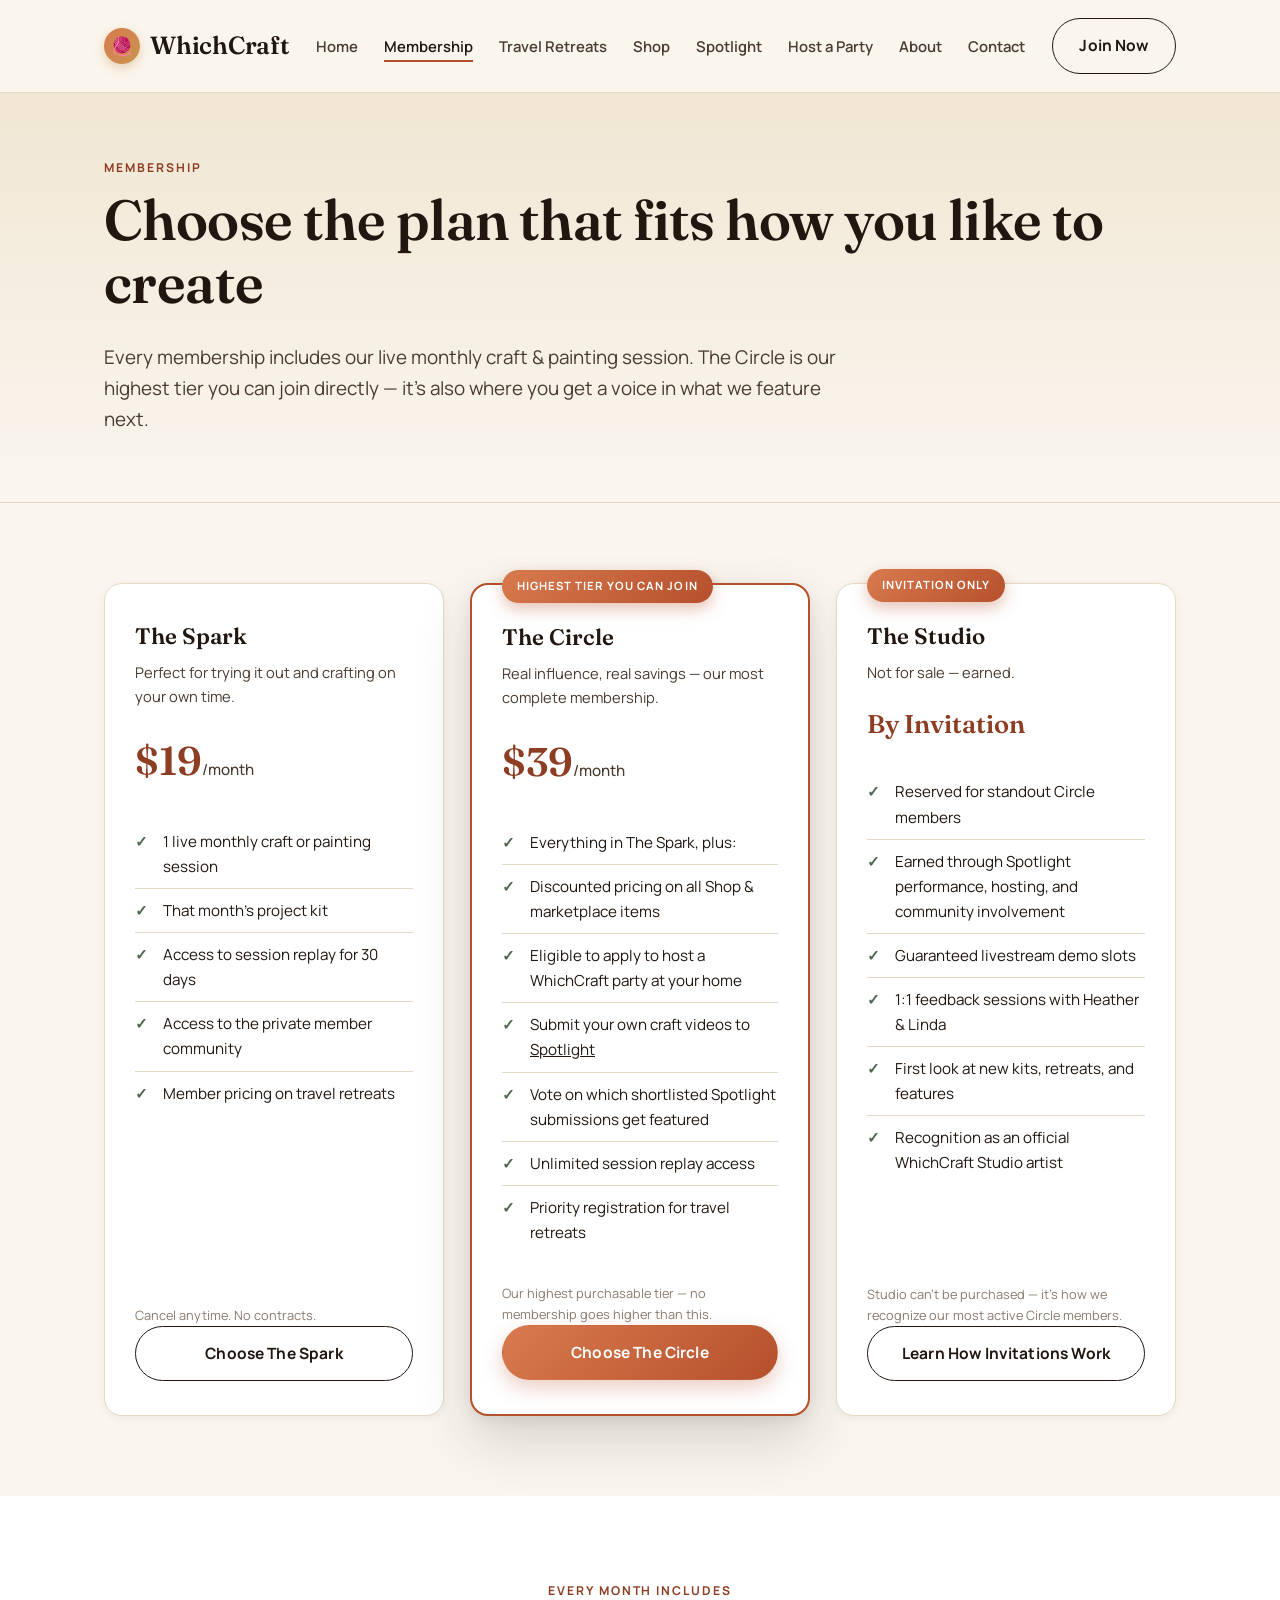
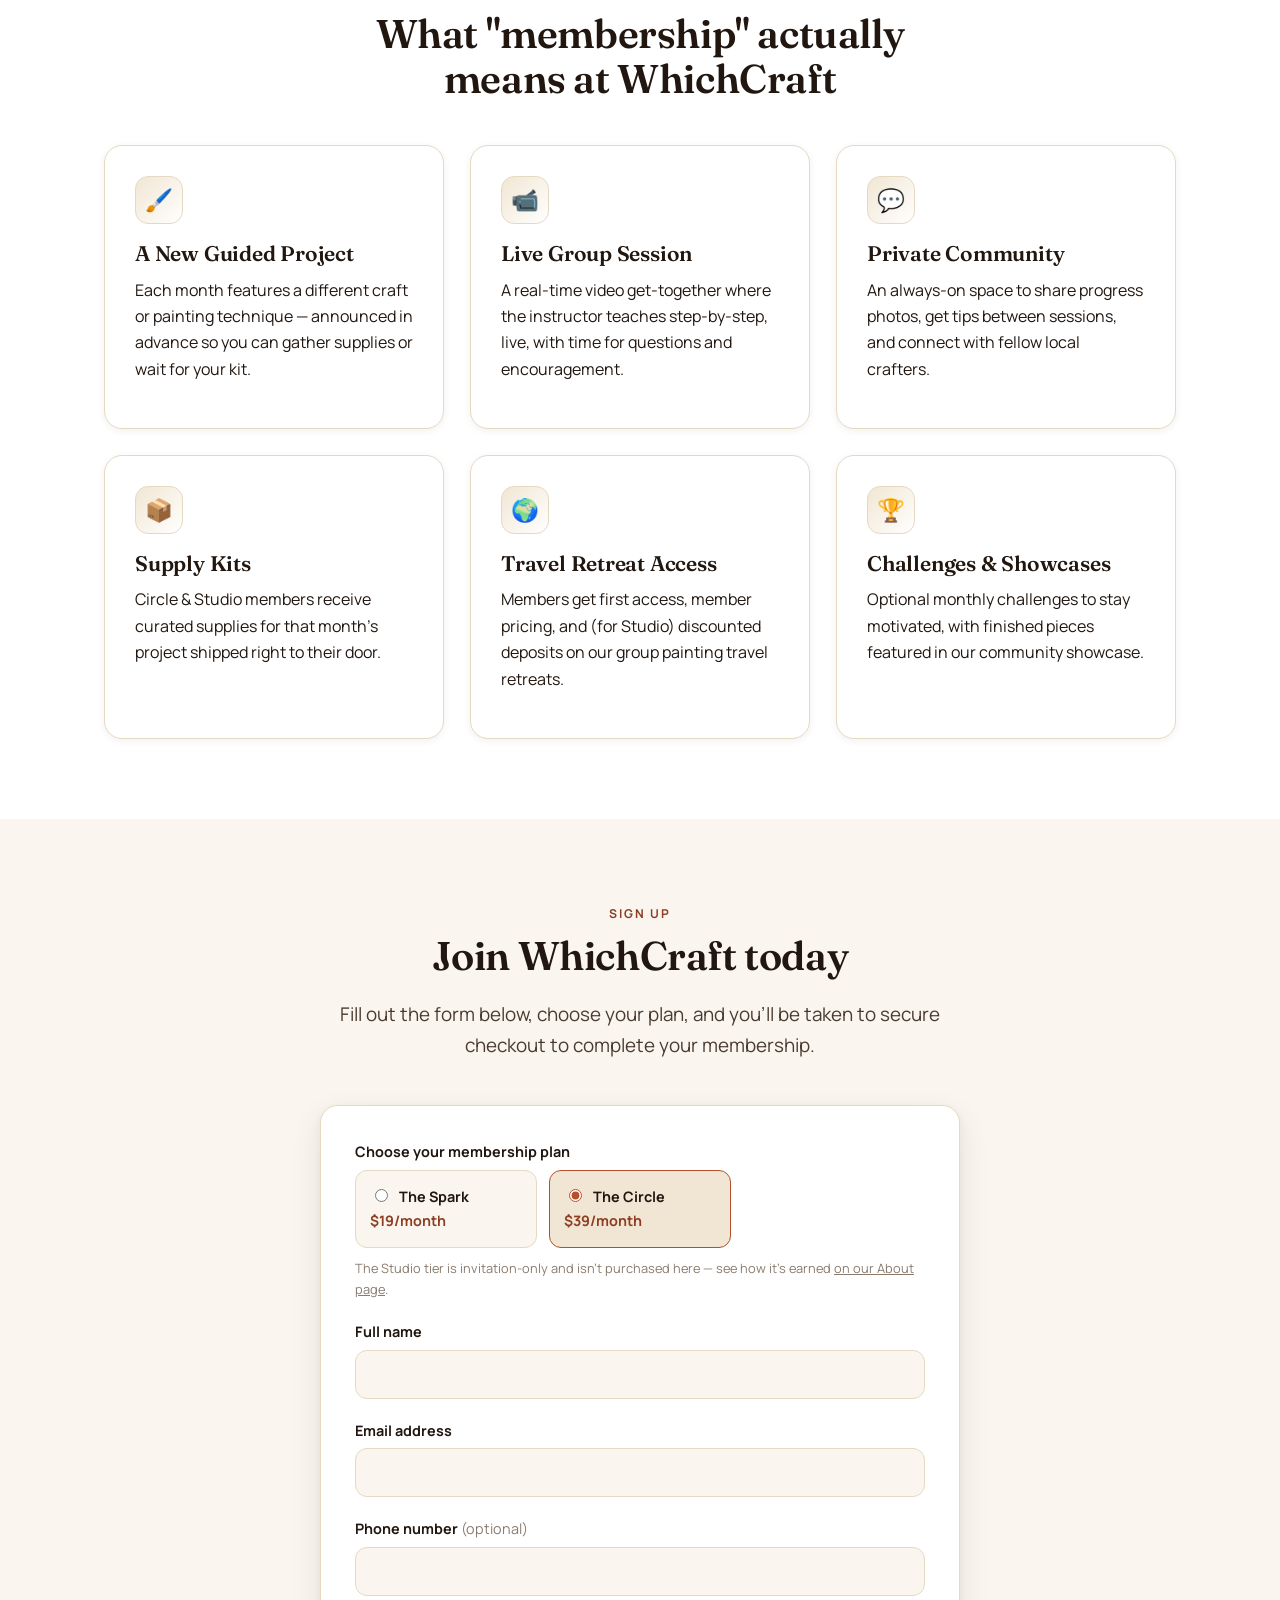
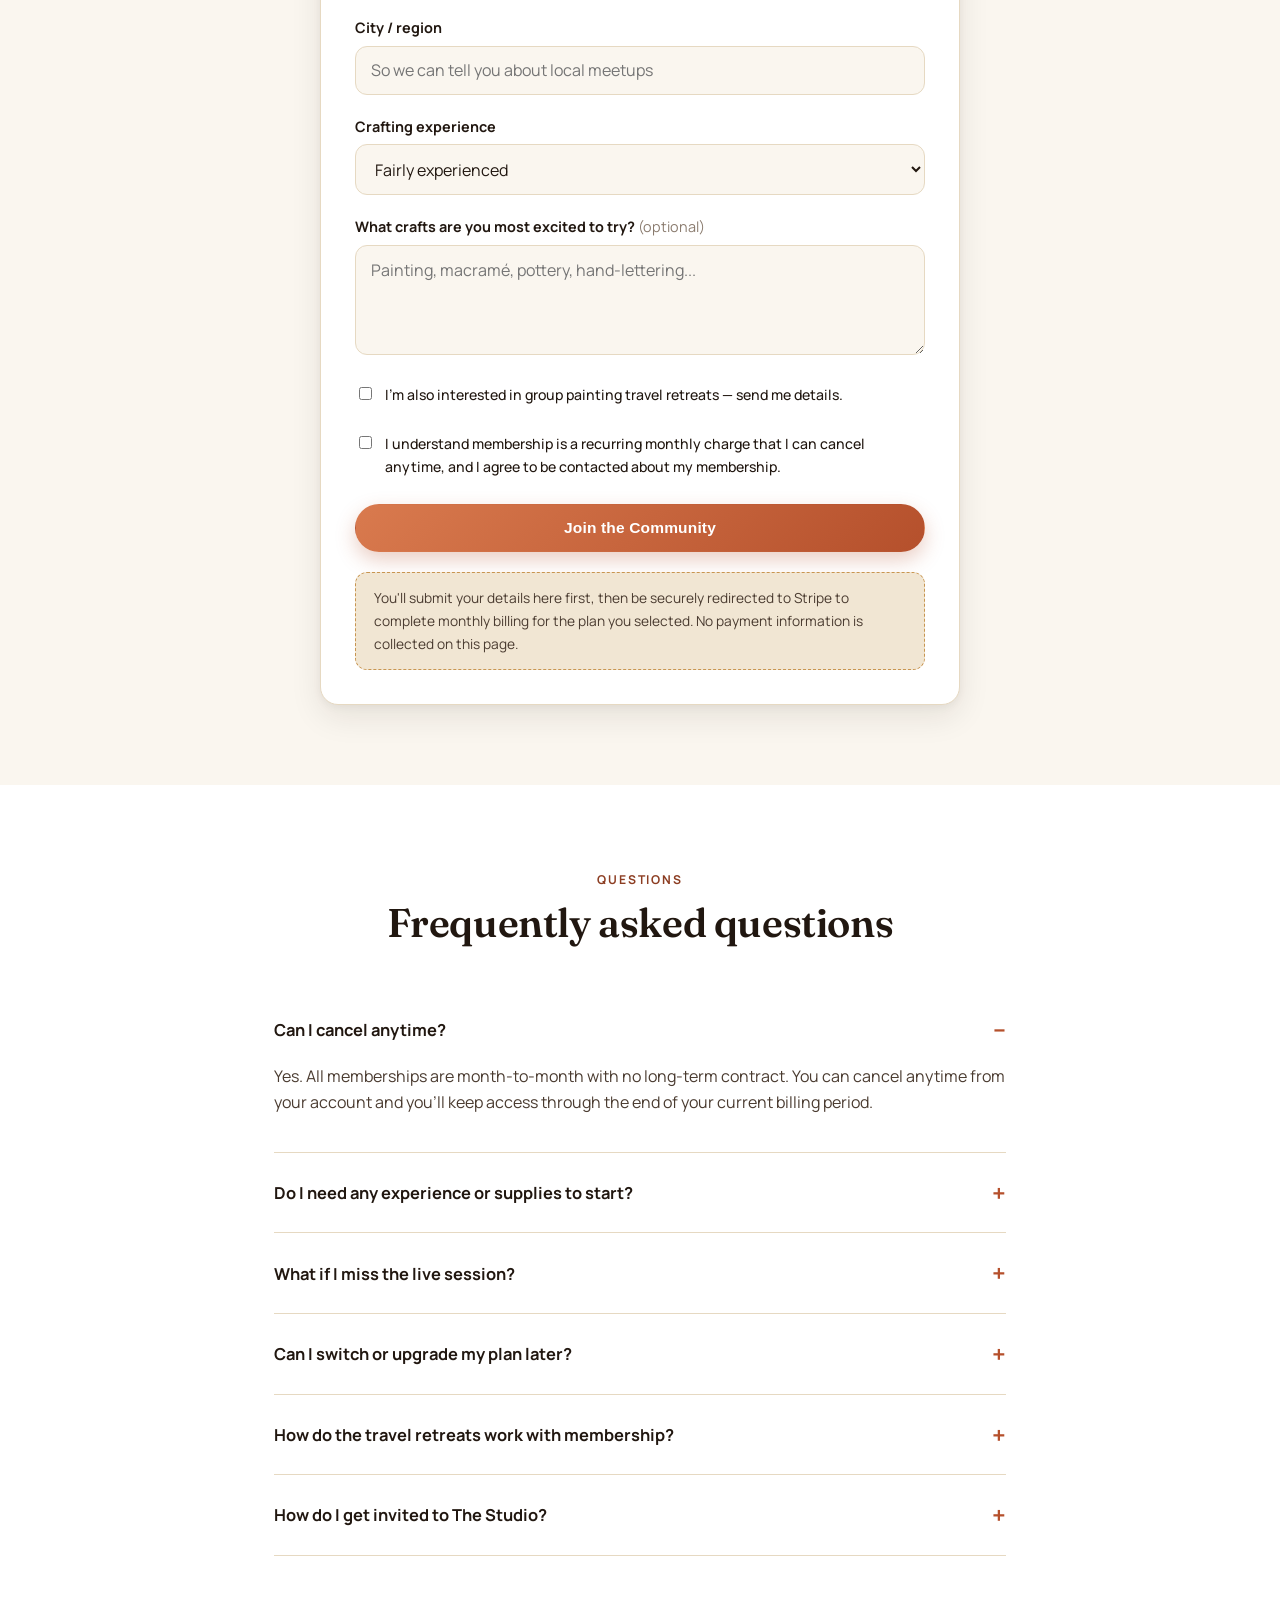
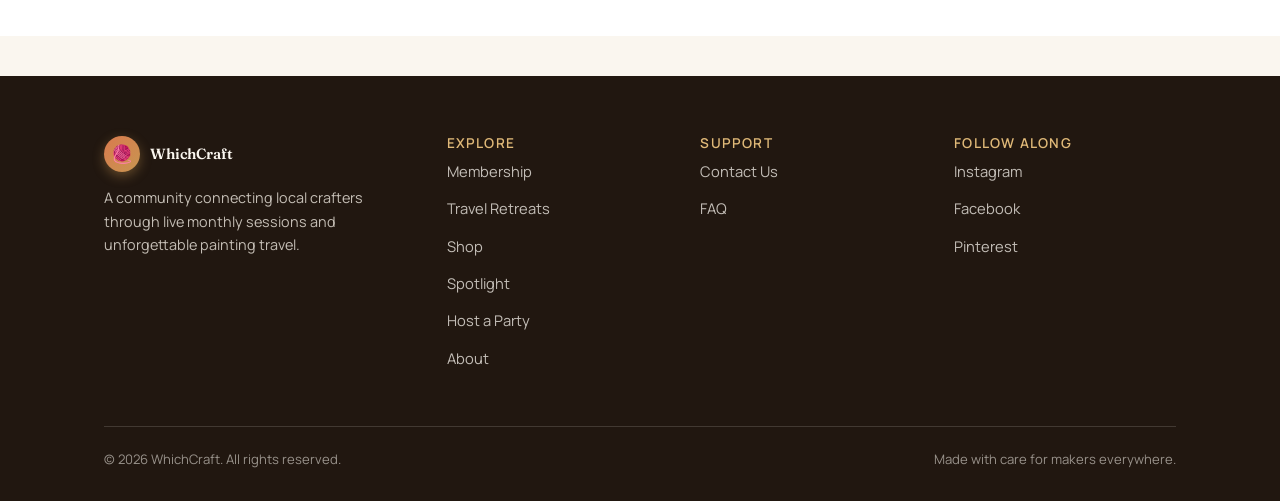
<file: membership.html>
<!doctype html>
<html lang="en">
<head>
<meta charset="UTF-8" />
<meta name="viewport" content="width=device-width, initial-scale=1.0" />
<title>Membership Plans — WhichCraft</title>
<meta name="description" content="Compare WhichCraft membership plans and sign up for monthly live craft & painting sessions, supply kits, and a supportive maker community." />
<link rel="icon" href="data:image/svg+xml,<svg xmlns=%22http://www.w3.org/2000/svg%22 viewBox=%220 0 100 100%22><text y=%22.9em%22 font-size=%2290%22>🎨</text></svg>" />
<link rel="preconnect" href="https://fonts.googleapis.com" />
<link rel="preconnect" href="https://fonts.gstatic.com" crossorigin />
<link href="https://fonts.googleapis.com/css2?family=Fraunces:opsz,wght@9..144,500;9..144,600;9..144,700&family=Manrope:wght@500;600;700;800&display=swap" rel="stylesheet" />
<link rel="stylesheet" href="css/style.css" />
</head>
<body>

<header class="site-header">
  <nav class="nav">
    <a href="index.html" class="brand"><span class="mark">🧶</span> WhichCraft</a>
    <ul class="nav-links">
      <li><a href="index.html">Home</a></li>
      <li><a href="membership.html">Membership</a></li>
      <li><a href="travel.html">Travel Retreats</a></li>
      <li><a href="shop.html">Shop</a></li>
      <li><a href="spotlight.html">Spotlight</a></li>
      <li><a href="host.html">Host a Party</a></li>
      <li><a href="about.html">About</a></li>
      <li><a href="contact.html">Contact</a></li>
    </ul>
    <div class="nav-cta">
      <a href="#signup" class="btn btn-outline">Join Now</a>
      <button class="nav-toggle" aria-label="Toggle navigation" aria-expanded="false">☰</button>
    </div>
  </nav>
</header>

<section class="page-hero">
  <div class="wrap">
    <span class="eyebrow">Membership</span>
    <h1>Choose the plan that fits how you like to create</h1>
    <p class="lede">Every membership includes our live monthly craft &amp; painting session. The Circle is our highest tier you can join directly — it's also where you get a voice in what we feature next.</p>
  </div>
</section>

<section>
  <div class="wrap">
    <div class="pricing-grid">

      <div class="plan">
        <div class="plan-name">The Spark</div>
        <div class="plan-tagline">Perfect for trying it out and crafting on your own time.</div>
        <div class="plan-price">$19<span>/month</span></div>
        <ul class="plan-features">
          <li>1 live monthly craft or painting session</li>
          <li>That month's project kit</li>
          <li>Access to session replay for 30 days</li>
          <li>Access to the private member community</li>
          <li>Member pricing on travel retreats</li>
        </ul>
        <label class="plan-note">Cancel anytime. No contracts.</label>
        <a href="#signup" class="btn btn-outline btn-block" data-plan="spark">Choose The Spark</a>
      </div>

      <div class="plan featured">
        <span class="plan-badge">Highest Tier You Can Join</span>
        <div class="plan-name">The Circle</div>
        <div class="plan-tagline">Real influence, real savings — our most complete membership.</div>
        <div class="plan-price">$39<span>/month</span></div>
        <ul class="plan-features">
          <li>Everything in The Spark, plus:</li>
          <li>Discounted pricing on all Shop &amp; marketplace items</li>
          <li>Eligible to apply to host a WhichCraft party at your home</li>
          <li>Submit your own craft videos to <a href="spotlight.html">Spotlight</a></li>
          <li>Vote on which shortlisted Spotlight submissions get featured</li>
          <li>Unlimited session replay access</li>
          <li>Priority registration for travel retreats</li>
        </ul>
        <label class="plan-note">Our highest purchasable tier — no membership goes higher than this.</label>
        <a href="#signup" class="btn btn-primary btn-block" data-plan="circle">Choose The Circle</a>
      </div>

      <div class="plan">
        <span class="plan-badge">Invitation Only</span>
        <div class="plan-name">The Studio</div>
        <div class="plan-tagline">Not for sale — earned.</div>
        <div class="plan-price" style="font-size:1.6rem;">By Invitation</div>
        <ul class="plan-features">
          <li>Reserved for standout Circle members</li>
          <li>Earned through Spotlight performance, hosting, and community involvement</li>
          <li>Guaranteed livestream demo slots</li>
          <li>1:1 feedback sessions with Heather &amp; Linda</li>
          <li>First look at new kits, retreats, and features</li>
          <li>Recognition as an official WhichCraft Studio artist</li>
        </ul>
        <label class="plan-note">Studio can't be purchased — it's how we recognize our most active Circle members.</label>
        <a href="about.html" class="btn btn-outline btn-block">Learn How Invitations Work</a>
      </div>

    </div>
  </div>
</section>

<section class="section-alt">
  <div class="wrap">
    <div class="section-head center mx-auto">
      <span class="eyebrow">Every month includes</span>
      <h2>What "membership" actually means at WhichCraft</h2>
    </div>
    <div class="grid-3">
      <div class="card">
        <div class="icon">🖌️</div>
        <h3>A New Guided Project</h3>
        <p>Each month features a different craft or painting technique — announced in advance so you can gather supplies or wait for your kit.</p>
      </div>
      <div class="card">
        <div class="icon">📹</div>
        <h3>Live Group Session</h3>
        <p>A real-time video get-together where the instructor teaches step-by-step, live, with time for questions and encouragement.</p>
      </div>
      <div class="card">
        <div class="icon">💬</div>
        <h3>Private Community</h3>
        <p>An always-on space to share progress photos, get tips between sessions, and connect with fellow local crafters.</p>
      </div>
      <div class="card">
        <div class="icon">📦</div>
        <h3>Supply Kits</h3>
        <p>Circle &amp; Studio members receive curated supplies for that month's project shipped right to their door.</p>
      </div>
      <div class="card">
        <div class="icon">🌍</div>
        <h3>Travel Retreat Access</h3>
        <p>Members get first access, member pricing, and (for Studio) discounted deposits on our group painting travel retreats.</p>
      </div>
      <div class="card">
        <div class="icon">🏆</div>
        <h3>Challenges &amp; Showcases</h3>
        <p>Optional monthly challenges to stay motivated, with finished pieces featured in our community showcase.</p>
      </div>
    </div>
  </div>
</section>

<section id="signup">
  <div class="wrap">
    <div class="section-head center mx-auto">
      <span class="eyebrow">Sign up</span>
      <h2>Join WhichCraft today</h2>
      <p class="lede mx-auto">Fill out the form below, choose your plan, and you'll be taken to secure checkout to complete your membership.</p>
    </div>

    <form id="membership-form" class="form-card" style="max-width:640px; margin:0 auto;">
      <input type="hidden" name="access_key" value="5947d8fb-3f28-4a79-b381-c81ef6eb2c88" />
      <input type="hidden" name="subject" value="New WhichCraft Membership Signup" />
      <input type="checkbox" name="botcheck" class="hidden" style="display:none;" />
      <div class="field">
        <label for="plan-picker">Choose your membership plan</label>
        <div class="plan-picker" id="plan-picker">
          <label class="plan-option">
            <input type="radio" name="plan" value="spark" />
            <span class="po-name">The Spark</span>
            <div class="po-price">$19/month</div>
          </label>
          <label class="plan-option">
            <input type="radio" name="plan" value="circle" checked />
            <span class="po-name">The Circle</span>
            <div class="po-price">$39/month</div>
          </label>
        </div>
        <p class="hint">The Studio tier is invitation-only and isn't purchased here — see how it's earned <a href="about.html">on our About page</a>.</p>
      </div>

      <div class="field">
        <label for="name">Full name</label>
        <input type="text" id="name" name="name" required />
      </div>

      <div class="field">
        <label for="email">Email address</label>
        <input type="email" id="email" name="email" required />
      </div>

      <div class="field">
        <label for="phone">Phone number <span style="font-weight:400; color:#8a7b6e;">(optional)</span></label>
        <input type="tel" id="phone" name="phone" />
      </div>

      <div class="field">
        <label for="location">City / region</label>
        <input type="text" id="location" name="location" placeholder="So we can tell you about local meetups" />
      </div>

      <div class="field">
        <label for="experience">Crafting experience</label>
        <select id="experience" name="experience">
          <option value="beginner">Total beginner</option>
          <option value="some">Some experience</option>
          <option value="experienced" selected>Fairly experienced</option>
          <option value="advanced">Advanced / professional</option>
        </select>
      </div>

      <div class="field">
        <label for="interests">What crafts are you most excited to try? <span style="font-weight:400; color:#8a7b6e;">(optional)</span></label>
        <textarea id="interests" name="interests" placeholder="Painting, macramé, pottery, hand-lettering..."></textarea>
      </div>

      <div class="field checkbox-row">
        <input type="checkbox" id="travel-interest" name="travel_interest" value="yes" />
        <label for="travel-interest">I'm also interested in group painting travel retreats — send me details.</label>
      </div>

      <div class="field checkbox-row">
        <input type="checkbox" id="terms" name="terms" required />
        <label for="terms">I understand membership is a recurring monthly charge that I can cancel anytime, and I agree to be contacted about my membership.</label>
      </div>

      <button type="submit" class="btn btn-primary btn-block">Join the Community</button>

      <p id="form-status" class="form-status" role="status"></p>

      <div class="form-note">
        You'll submit your details here first, then be securely redirected to Stripe to complete monthly billing for the plan you selected. No payment information is collected on this page.
      </div>
    </form>
  </div>
</section>

<section class="section-alt" id="faq">
  <div class="wrap" style="max-width:780px; margin:0 auto;">
    <div class="section-head center mx-auto">
      <span class="eyebrow">Questions</span>
      <h2>Frequently asked questions</h2>
    </div>

    <details class="faq-item" open>
      <summary>Can I cancel anytime?</summary>
      <p>Yes. All memberships are month-to-month with no long-term contract. You can cancel anytime from your account and you'll keep access through the end of your current billing period.</p>
    </details>
    <details class="faq-item">
      <summary>Do I need any experience or supplies to start?</summary>
      <p>Not at all — sessions are taught live and designed for all skill levels. Both plans include that month's project kit, so you'll always have what you need.</p>
    </details>
    <details class="faq-item">
      <summary>What if I miss the live session?</summary>
      <p>No problem — Circle members get full replay access anytime, and Spark members can view the replay for 30 days after the live session.</p>
    </details>
    <details class="faq-item">
      <summary>Can I switch or upgrade my plan later?</summary>
      <p>Absolutely. You can upgrade, downgrade, or cancel your plan at any time — just reach out and we'll take care of it, or manage it directly from your Stripe billing portal link (sent in your welcome email).</p>
    </details>
    <details class="faq-item">
      <summary>How do the travel retreats work with membership?</summary>
      <p>Retreats are a separate trip cost from your monthly membership, but members get early access and member-only pricing. Visit our <a href="travel.html">Travel Retreats</a> page for upcoming destinations.</p>
    </details>
    <details class="faq-item">
      <summary>How do I get invited to The Studio?</summary>
      <p>Studio isn't something you purchase — it's how we recognize our most active Circle members. Strong Spotlight submissions, hosting a party, and consistent community involvement are all things we look at. There's no fixed checklist — just keep creating and showing up, and we'll notice.</p>
    </details>
  </div>
</section>

<footer class="site-footer">
  <div class="wrap">
    <div class="footer-grid">
      <div>
        <a href="index.html" class="brand" style="color:var(--cream);"><span class="mark">🧶</span> WhichCraft</a>
        <p style="margin-top:14px; color:rgba(251,245,236,0.75); font-size:0.9rem;">A community connecting local crafters through live monthly sessions and unforgettable painting travel.</p>
      </div>
      <div>
        <h4>Explore</h4>
        <ul>
          <li><a href="membership.html">Membership</a></li>
          <li><a href="travel.html">Travel Retreats</a></li>
          <li><a href="shop.html">Shop</a></li>
          <li><a href="spotlight.html">Spotlight</a></li>
          <li><a href="host.html">Host a Party</a></li>
          <li><a href="about.html">About</a></li>
        </ul>
      </div>
      <div>
        <h4>Support</h4>
        <ul>
          <li><a href="contact.html">Contact Us</a></li>
          <li><a href="membership.html#faq">FAQ</a></li>
        </ul>
      </div>
      <div>
        <h4>Follow Along</h4>
        <ul>
          <li><a href="#">Instagram</a></li>
          <li><a href="#">Facebook</a></li>
          <li><a href="#">Pinterest</a></li>
        </ul>
      </div>
    </div>
    <div class="footer-bottom">
      <span>© <span id="year"></span> WhichCraft. All rights reserved.</span>
      <span>Made with care for makers everywhere.</span>
    </div>
  </div>
</footer>

<script src="js/main.js"></script>
<script>
  // Clicking a plan's "Choose" button pre-selects it in the signup form below.
  document.querySelectorAll('[data-plan]').forEach((btn) => {
    btn.addEventListener('click', () => {
      const plan = btn.getAttribute('data-plan');
      const input = document.querySelector(`input[name="plan"][value="${plan}"]`);
      if (input) input.checked = true;
    });
  });
</script>
</body>
</html>
</file>
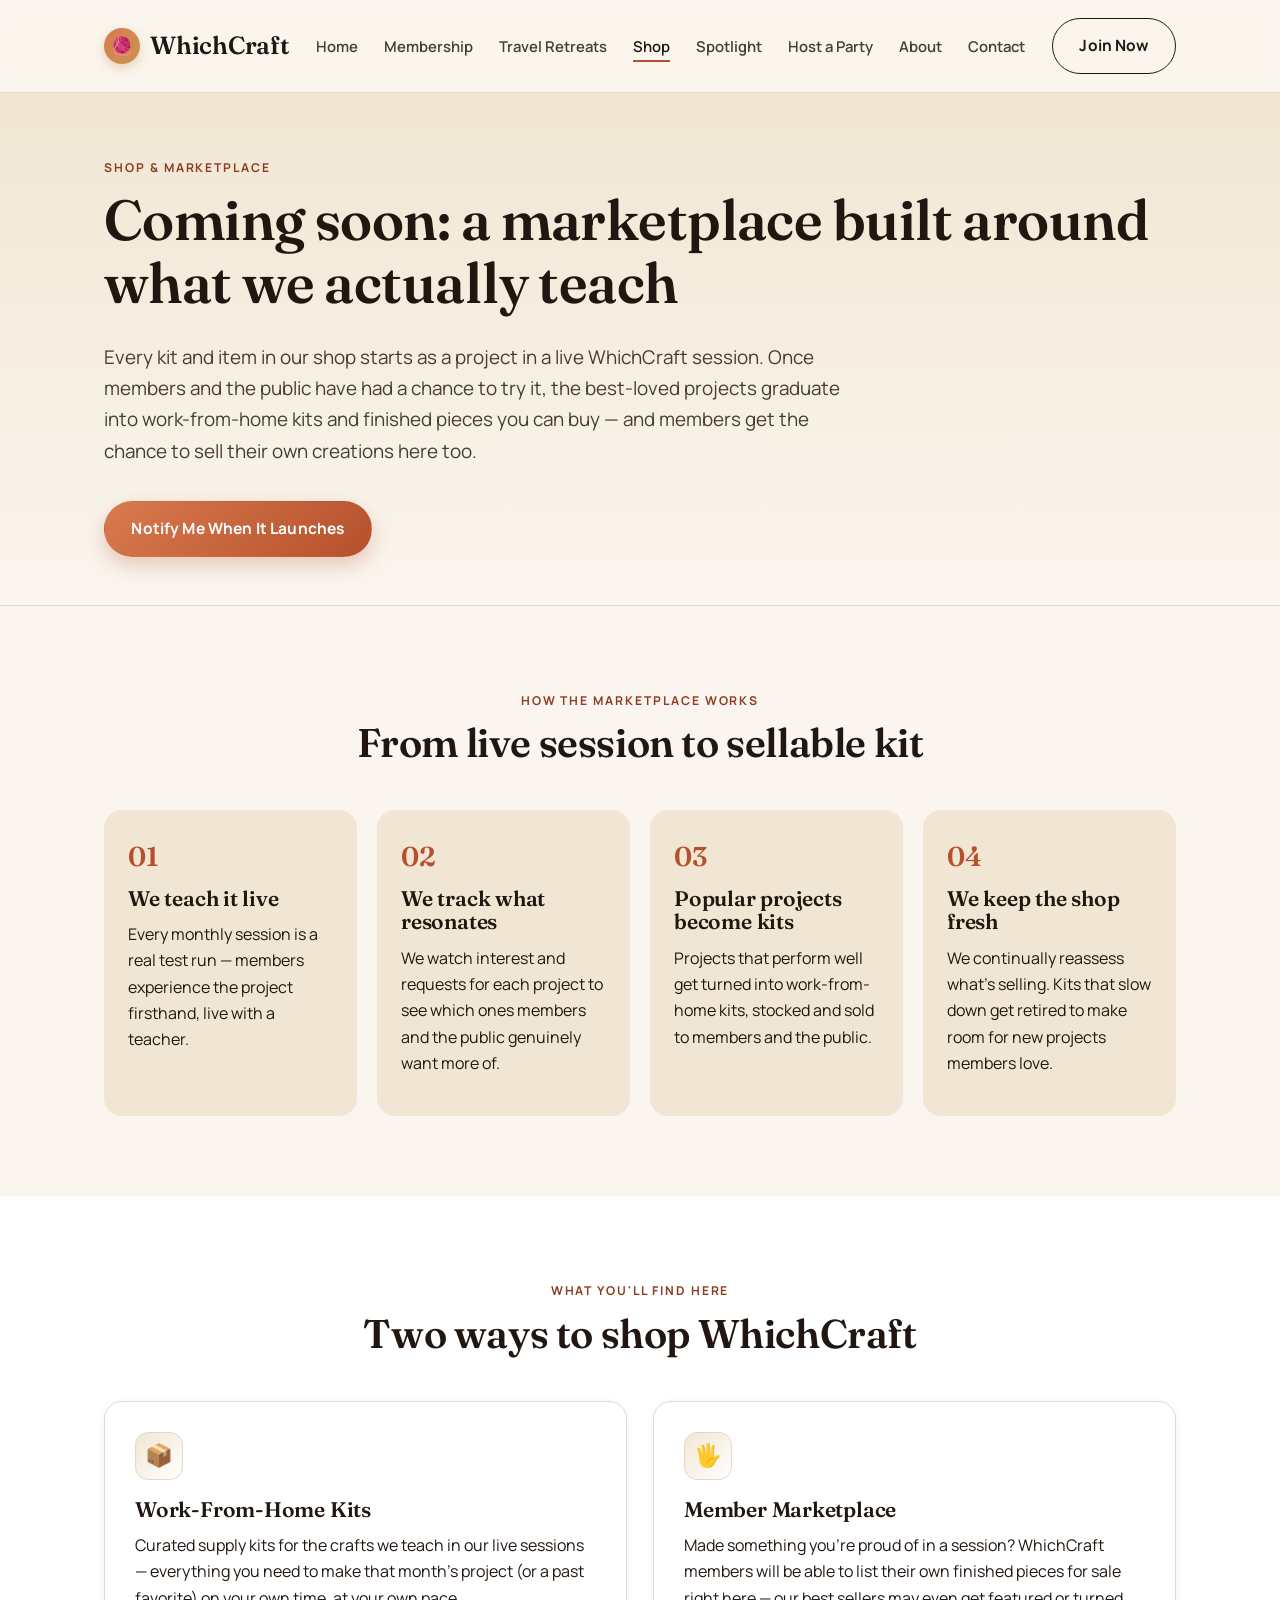
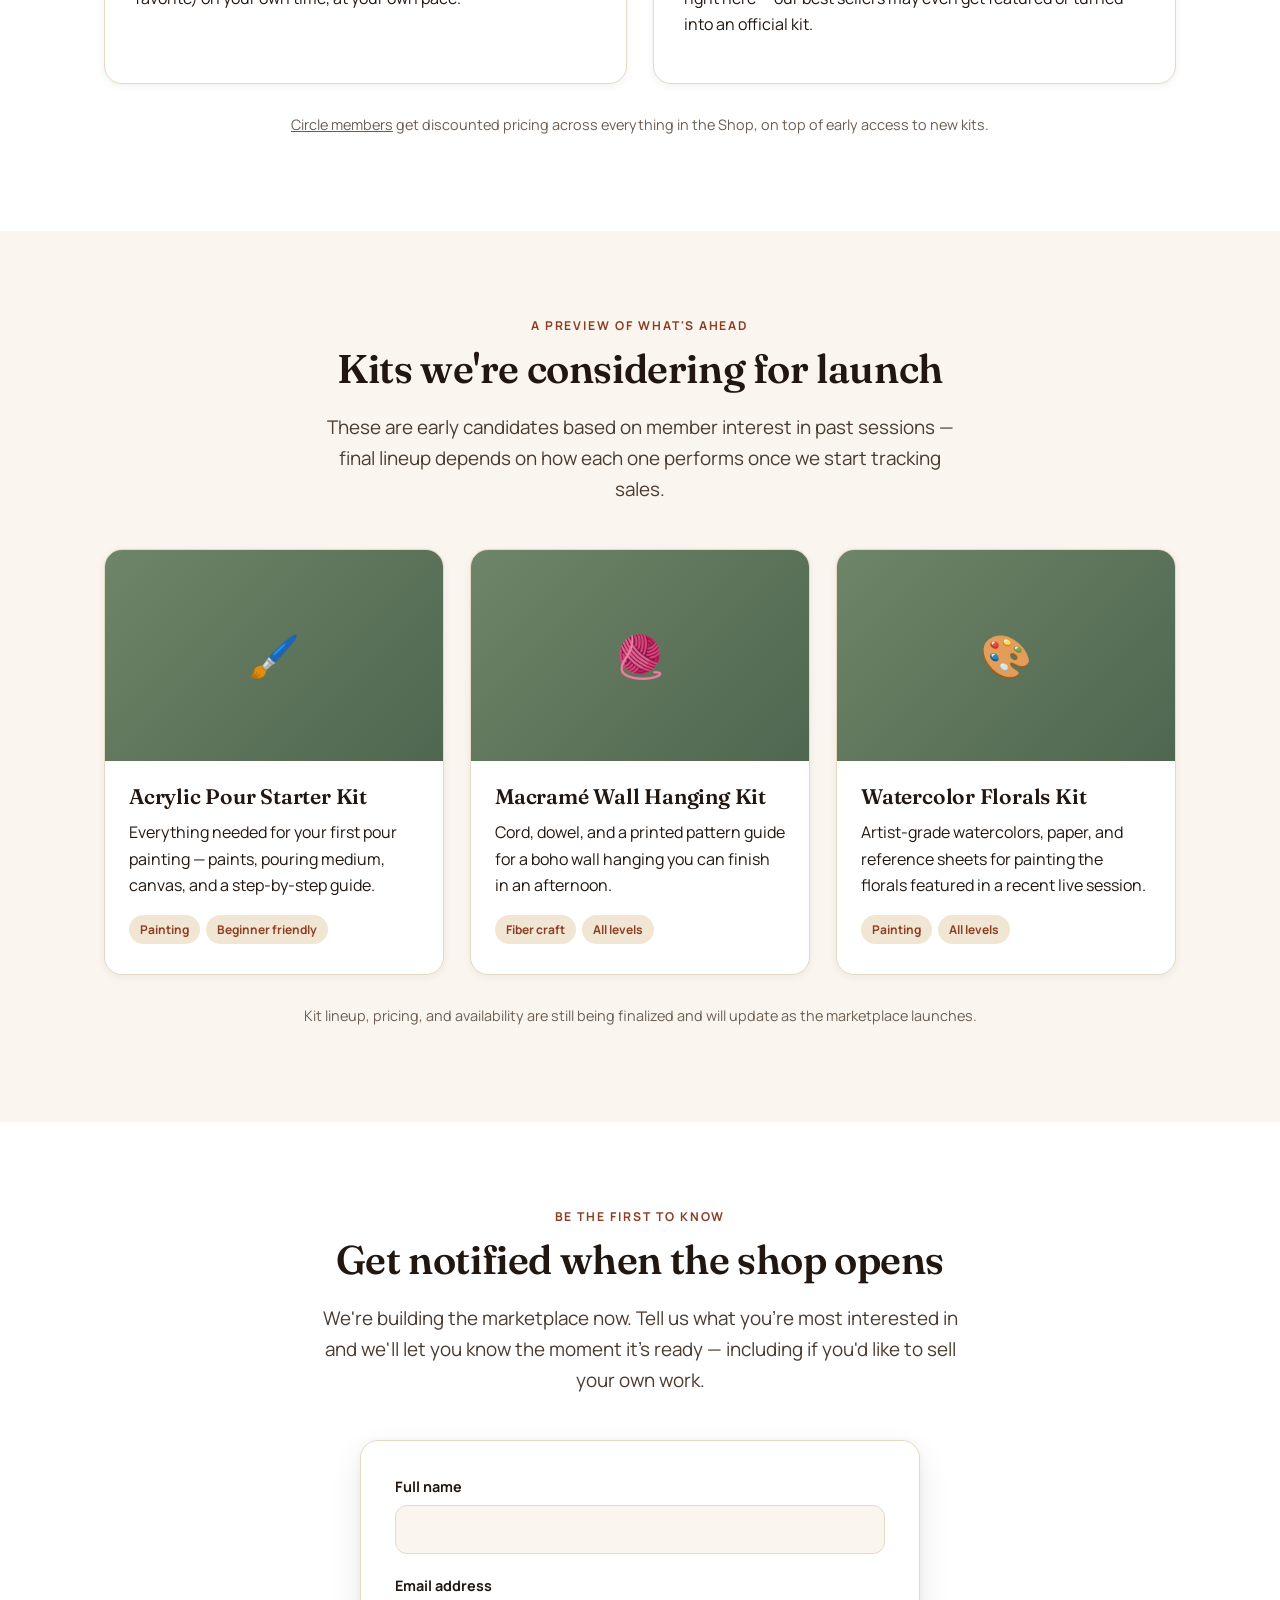
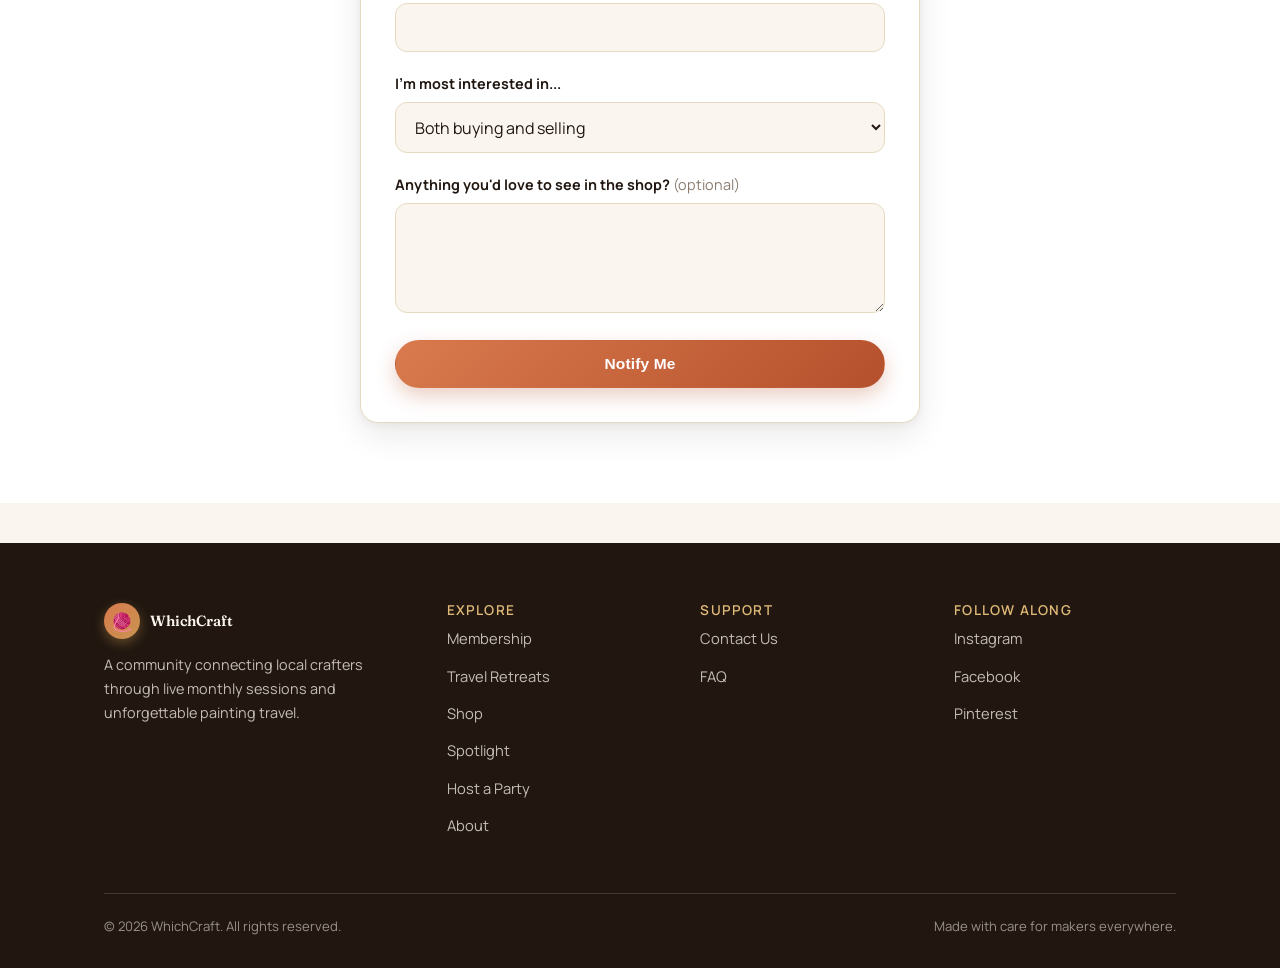
<file: shop.html>
<!doctype html>
<html lang="en">
<head>
<meta charset="UTF-8" />
<meta name="viewport" content="width=device-width, initial-scale=1.0" />
<title>Shop &amp; Marketplace — WhichCraft</title>
<meta name="description" content="The WhichCraft marketplace: member-made crafts and work-from-home kits for the projects we teach in our live sessions." />
<link rel="icon" href="data:image/svg+xml,<svg xmlns=%22http://www.w3.org/2000/svg%22 viewBox=%220 0 100 100%22><text y=%22.9em%22 font-size=%2290%22>🎨</text></svg>" />
<link rel="preconnect" href="https://fonts.googleapis.com" />
<link rel="preconnect" href="https://fonts.gstatic.com" crossorigin />
<link href="https://fonts.googleapis.com/css2?family=Fraunces:opsz,wght@9..144,500;9..144,600;9..144,700&family=Manrope:wght@500;600;700;800&display=swap" rel="stylesheet" />
<link rel="stylesheet" href="css/style.css" />
</head>
<body>

<header class="site-header">
  <nav class="nav">
    <a href="index.html" class="brand"><span class="mark">🧶</span> WhichCraft</a>
    <ul class="nav-links">
      <li><a href="index.html">Home</a></li>
      <li><a href="membership.html">Membership</a></li>
      <li><a href="travel.html">Travel Retreats</a></li>
      <li><a href="shop.html">Shop</a></li>
      <li><a href="spotlight.html">Spotlight</a></li>
      <li><a href="host.html">Host a Party</a></li>
      <li><a href="about.html">About</a></li>
      <li><a href="contact.html">Contact</a></li>
    </ul>
    <div class="nav-cta">
      <a href="membership.html" class="btn btn-outline">Join Now</a>
      <button class="nav-toggle" aria-label="Toggle navigation" aria-expanded="false">☰</button>
    </div>
  </nav>
</header>

<section class="page-hero">
  <div class="wrap">
    <span class="eyebrow">Shop &amp; Marketplace</span>
    <h1>Coming soon: a marketplace built around what we actually teach</h1>
    <p class="lede">Every kit and item in our shop starts as a project in a live WhichCraft session. Once members and the public have had a chance to try it, the best-loved projects graduate into work-from-home kits and finished pieces you can buy — and members get the chance to sell their own creations here too.</p>
    <a href="#notify" class="btn btn-primary" style="margin-top:1em;">Notify Me When It Launches</a>
  </div>
</section>

<section>
  <div class="wrap">
    <div class="section-head center mx-auto">
      <span class="eyebrow">How the marketplace works</span>
      <h2>From live session to sellable kit</h2>
    </div>
    <div class="steps">
      <div class="step">
        <div class="step-num">01</div>
        <h3>We teach it live</h3>
        <p>Every monthly session is a real test run — members experience the project firsthand, live with a teacher.</p>
      </div>
      <div class="step">
        <div class="step-num">02</div>
        <h3>We track what resonates</h3>
        <p>We watch interest and requests for each project to see which ones members and the public genuinely want more of.</p>
      </div>
      <div class="step">
        <div class="step-num">03</div>
        <h3>Popular projects become kits</h3>
        <p>Projects that perform well get turned into work-from-home kits, stocked and sold to members and the public.</p>
      </div>
      <div class="step">
        <div class="step-num">04</div>
        <h3>We keep the shop fresh</h3>
        <p>We continually reassess what's selling. Kits that slow down get retired to make room for new projects members love.</p>
      </div>
    </div>
  </div>
</section>

<section class="section-alt">
  <div class="wrap">
    <div class="section-head center mx-auto">
      <span class="eyebrow">What you'll find here</span>
      <h2>Two ways to shop WhichCraft</h2>
    </div>
    <div class="grid-2">
      <div class="card">
        <div class="icon">📦</div>
        <h3>Work-From-Home Kits</h3>
        <p>Curated supply kits for the crafts we teach in our live sessions — everything you need to make that month's project (or a past favorite) on your own time, at your own pace.</p>
      </div>
      <div class="card">
        <div class="icon">🖐️</div>
        <h3>Member Marketplace</h3>
        <p>Made something you're proud of in a session? WhichCraft members will be able to list their own finished pieces for sale right here — our best sellers may even get featured or turned into an official kit.</p>
      </div>
    </div>
    <p class="center" style="margin-top:2em; color:#6b5d51; font-size:0.9rem;"><a href="membership.html">Circle members</a> get discounted pricing across everything in the Shop, on top of early access to new kits.</p>
  </div>
</section>

<section>
  <div class="wrap">
    <div class="section-head center mx-auto">
      <span class="eyebrow">A preview of what's ahead</span>
      <h2>Kits we're considering for launch</h2>
      <p class="lede mx-auto">These are early candidates based on member interest in past sessions — final lineup depends on how each one performs once we start tracking sales.</p>
    </div>
    <div class="grid-3">
      <div class="dest-card">
        <div class="dest-photo">🖌️</div>
        <div class="dest-body">
          <h3>Acrylic Pour Starter Kit</h3>
          <p>Everything needed for your first pour painting — paints, pouring medium, canvas, and a step-by-step guide.</p>
          <div><span class="tag">Painting</span><span class="tag">Beginner friendly</span></div>
        </div>
      </div>
      <div class="dest-card">
        <div class="dest-photo">🧶</div>
        <div class="dest-body">
          <h3>Macramé Wall Hanging Kit</h3>
          <p>Cord, dowel, and a printed pattern guide for a boho wall hanging you can finish in an afternoon.</p>
          <div><span class="tag">Fiber craft</span><span class="tag">All levels</span></div>
        </div>
      </div>
      <div class="dest-card">
        <div class="dest-photo">🎨</div>
        <div class="dest-body">
          <h3>Watercolor Florals Kit</h3>
          <p>Artist-grade watercolors, paper, and reference sheets for painting the florals featured in a recent live session.</p>
          <div><span class="tag">Painting</span><span class="tag">All levels</span></div>
        </div>
      </div>
    </div>
    <p class="center" style="margin-top:2em; color:#6b5d51; font-size:0.9rem;">Kit lineup, pricing, and availability are still being finalized and will update as the marketplace launches.</p>
  </div>
</section>

<section class="section-alt" id="notify">
  <div class="wrap">
    <div class="section-head center mx-auto">
      <span class="eyebrow">Be the first to know</span>
      <h2>Get notified when the shop opens</h2>
      <p class="lede mx-auto">We're building the marketplace now. Tell us what you're most interested in and we'll let you know the moment it's ready — including if you'd like to sell your own work.</p>
    </div>

    <form id="shop-notify-form" class="form-card" style="max-width:560px; margin:0 auto;">
      <input type="hidden" name="access_key" value="5947d8fb-3f28-4a79-b381-c81ef6eb2c88" />
      <input type="hidden" name="subject" value="New Shop Launch Notify Signup" />
      <input type="checkbox" name="botcheck" class="hidden" style="display:none;" />
      <div class="field">
        <label for="s-name">Full name</label>
        <input type="text" id="s-name" name="name" required />
      </div>
      <div class="field">
        <label for="s-email">Email address</label>
        <input type="email" id="s-email" name="email" required />
      </div>
      <div class="field">
        <label for="s-interest">I'm most interested in...</label>
        <select id="s-interest" name="interest">
          <option value="buying_kits">Buying work-from-home kits</option>
          <option value="buying_finished">Buying finished pieces</option>
          <option value="selling">Selling my own crafts</option>
          <option value="both" selected>Both buying and selling</option>
        </select>
      </div>
      <div class="field">
        <label for="s-notes">Anything you'd love to see in the shop? <span style="font-weight:400; color:#8a7b6e;">(optional)</span></label>
        <textarea id="s-notes" name="notes"></textarea>
      </div>
      <button type="submit" class="btn btn-primary btn-block">Notify Me</button>
      <p id="shop-notify-status" class="form-status" role="status"></p>
    </form>
  </div>
</section>

<footer class="site-footer">
  <div class="wrap">
    <div class="footer-grid">
      <div>
        <a href="index.html" class="brand" style="color:var(--cream);"><span class="mark">🧶</span> WhichCraft</a>
        <p style="margin-top:14px; color:rgba(251,245,236,0.75); font-size:0.9rem;">A community connecting local crafters through live monthly sessions and unforgettable painting travel.</p>
      </div>
      <div>
        <h4>Explore</h4>
        <ul>
          <li><a href="membership.html">Membership</a></li>
          <li><a href="travel.html">Travel Retreats</a></li>
          <li><a href="shop.html">Shop</a></li>
          <li><a href="spotlight.html">Spotlight</a></li>
          <li><a href="host.html">Host a Party</a></li>
          <li><a href="about.html">About</a></li>
        </ul>
      </div>
      <div>
        <h4>Support</h4>
        <ul>
          <li><a href="contact.html">Contact Us</a></li>
          <li><a href="membership.html#faq">FAQ</a></li>
        </ul>
      </div>
      <div>
        <h4>Follow Along</h4>
        <ul>
          <li><a href="#">Instagram</a></li>
          <li><a href="#">Facebook</a></li>
          <li><a href="#">Pinterest</a></li>
        </ul>
      </div>
    </div>
    <div class="footer-bottom">
      <span>© <span id="year"></span> WhichCraft. All rights reserved.</span>
      <span>Made with care for makers everywhere.</span>
    </div>
  </div>
</footer>

<script src="js/main.js"></script>
</body>
</html>
</file>
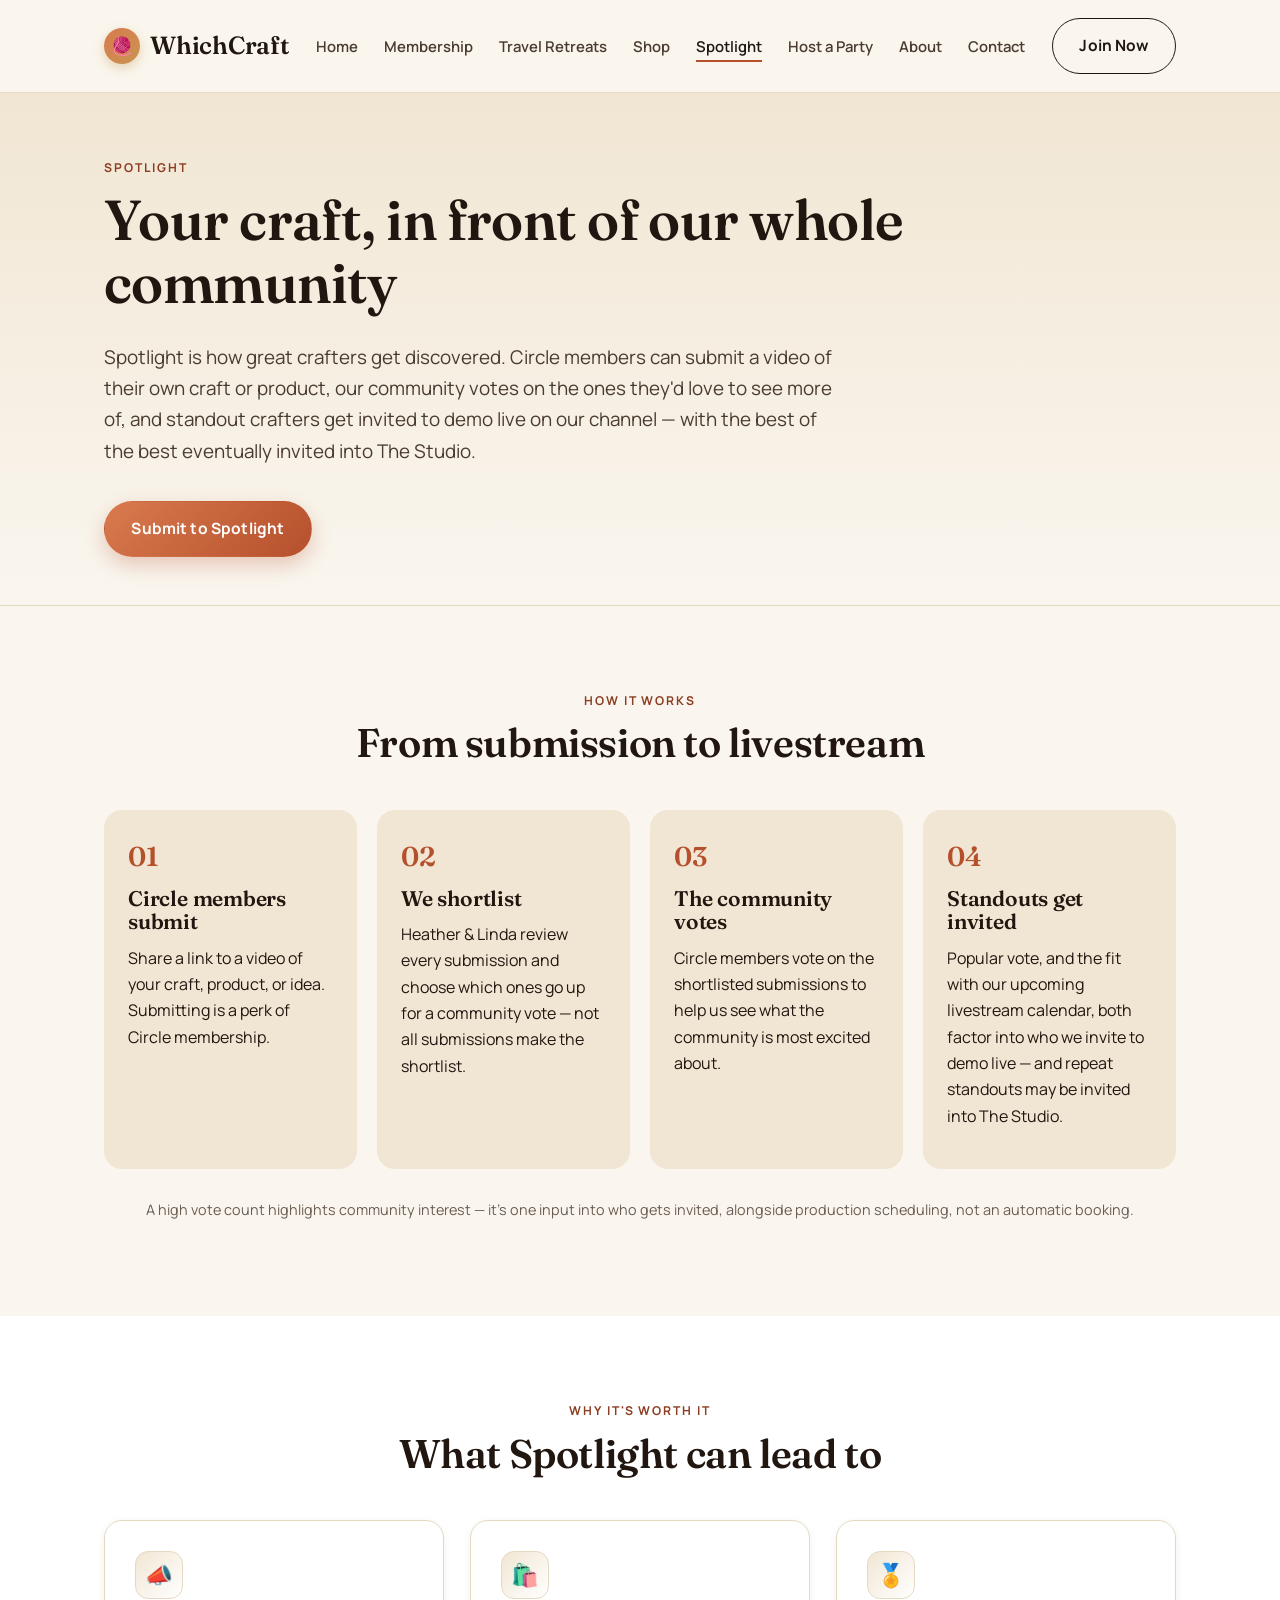
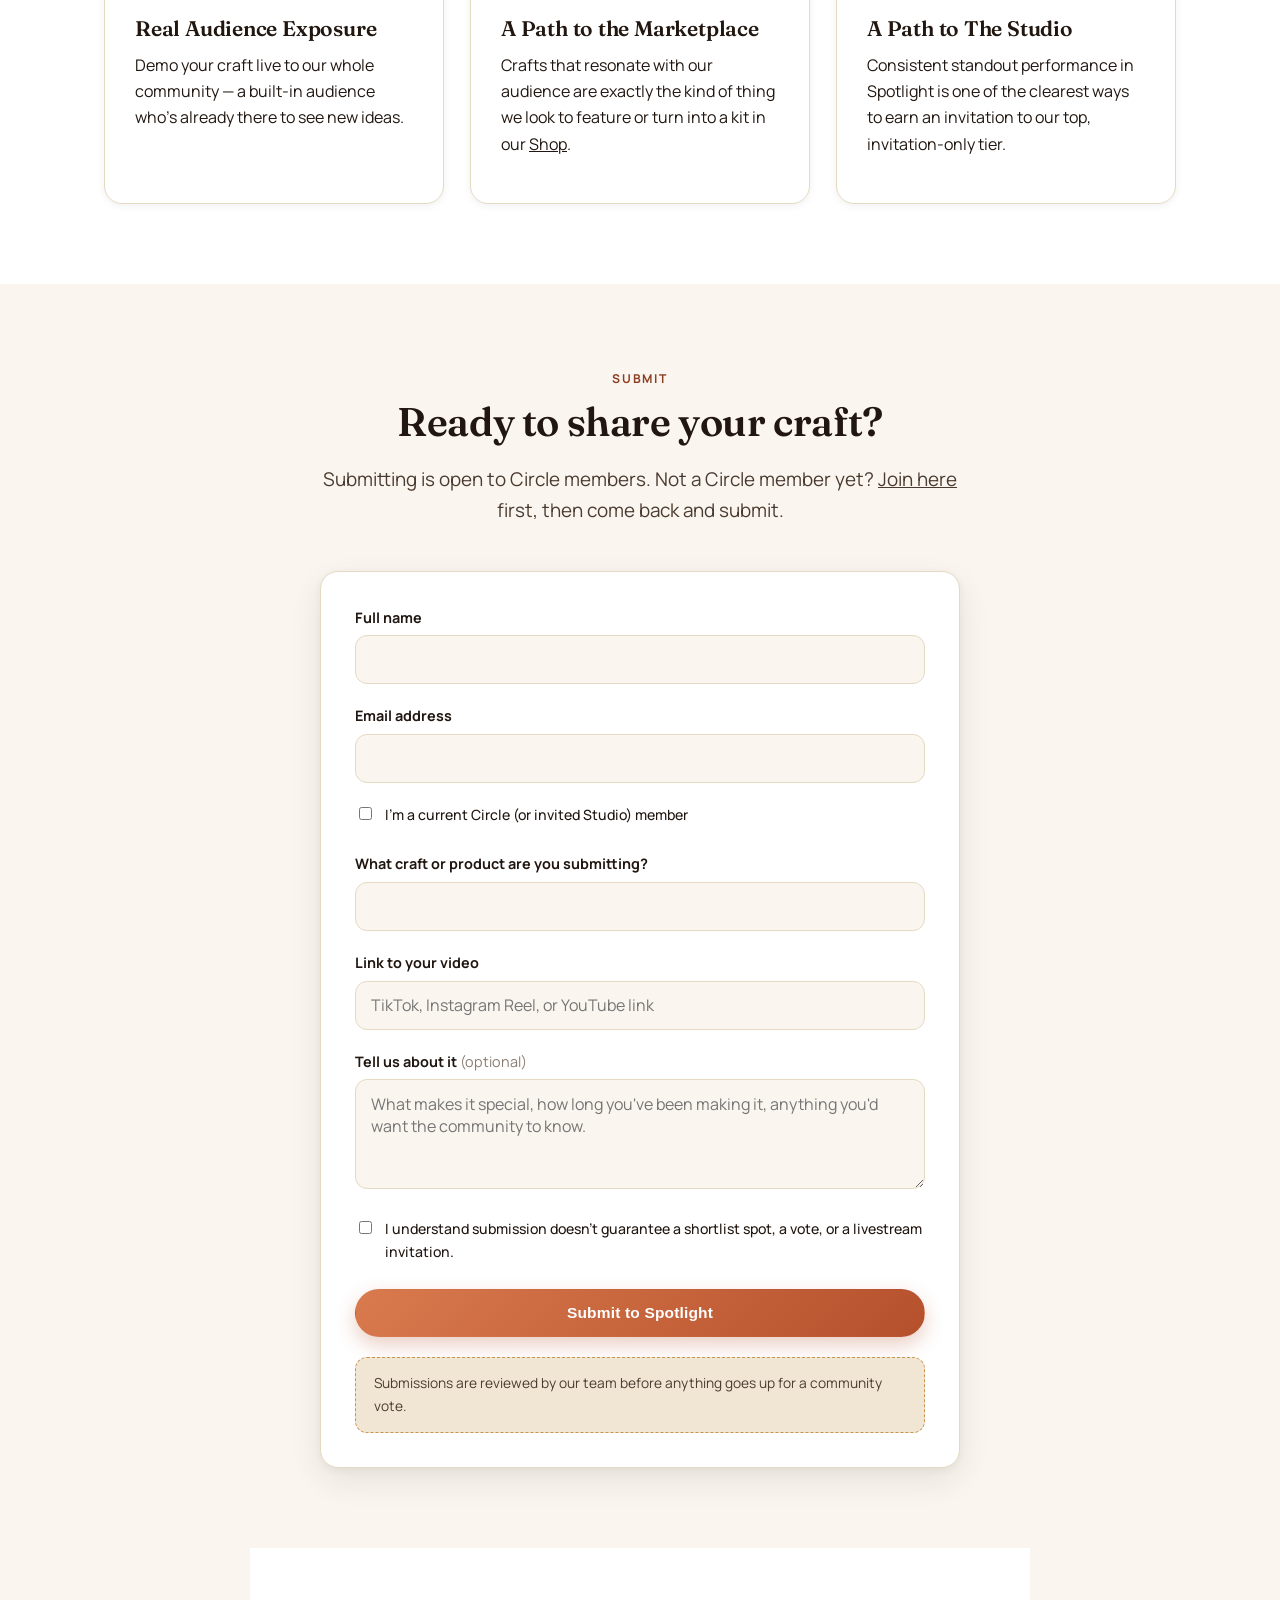
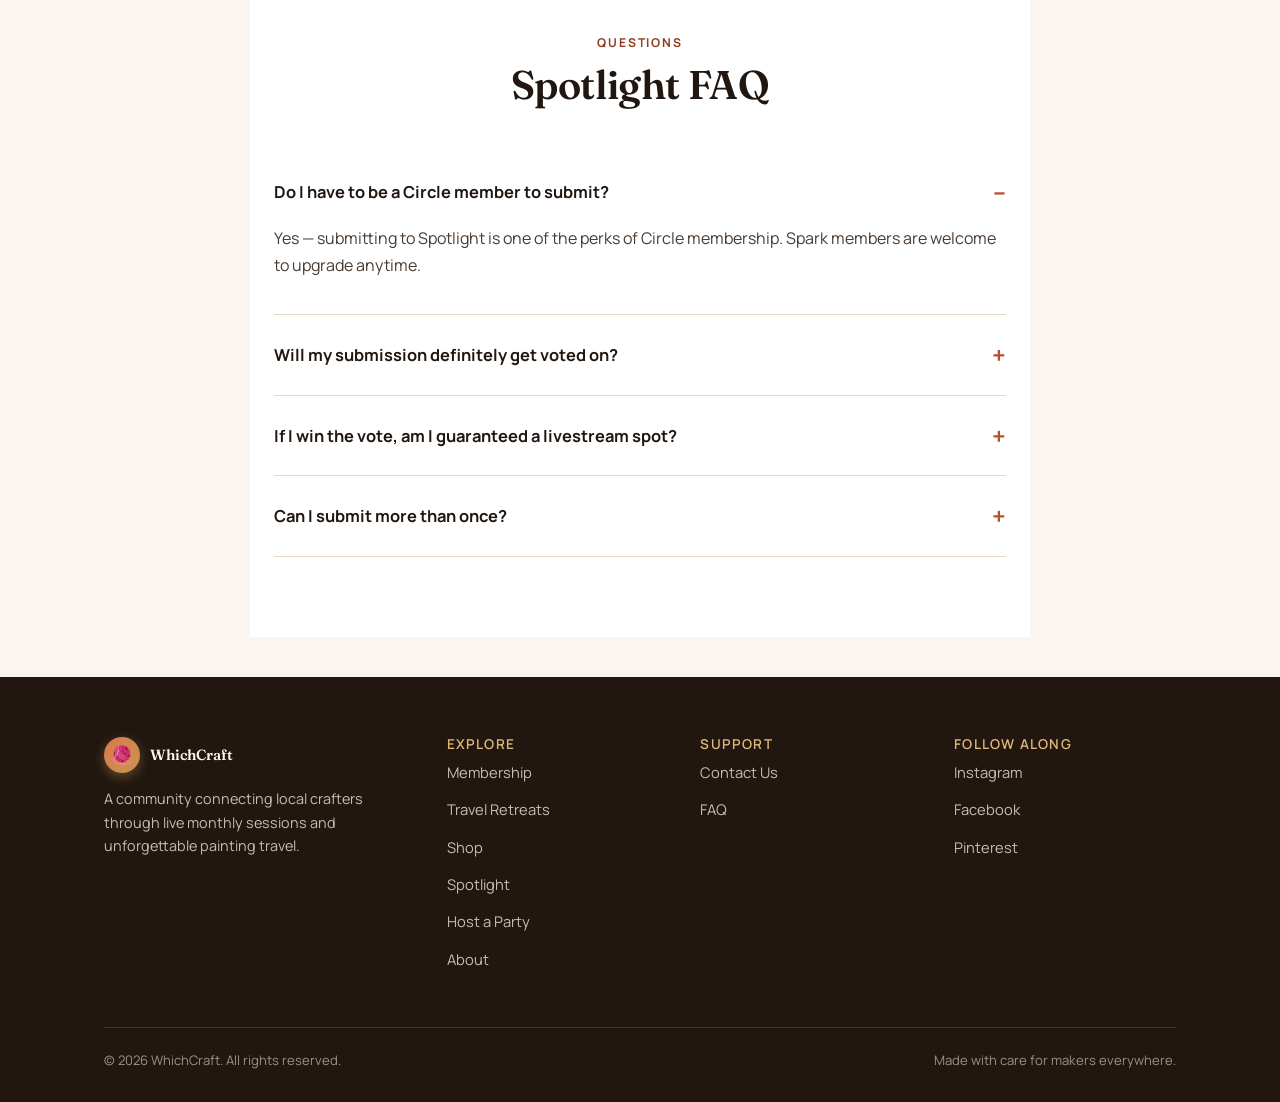
<file: spotlight.html>
<!doctype html>
<html lang="en">
<head>
<meta charset="UTF-8" />
<meta name="viewport" content="width=device-width, initial-scale=1.0" />
<title>Spotlight — WhichCraft</title>
<meta name="description" content="Circle members can submit their craft videos to WhichCraft Spotlight, get voted on by the community, and earn a spot on our livestream." />
<link rel="icon" href="data:image/svg+xml,<svg xmlns=%22http://www.w3.org/2000/svg%22 viewBox=%220 0 100 100%22><text y=%22.9em%22 font-size=%2290%22>🎨</text></svg>" />
<link rel="preconnect" href="https://fonts.googleapis.com" />
<link rel="preconnect" href="https://fonts.gstatic.com" crossorigin />
<link href="https://fonts.googleapis.com/css2?family=Fraunces:opsz,wght@9..144,500;9..144,600;9..144,700&family=Manrope:wght@500;600;700;800&display=swap" rel="stylesheet" />
<link rel="stylesheet" href="css/style.css" />
</head>
<body>

<header class="site-header">
  <nav class="nav">
    <a href="index.html" class="brand"><span class="mark">🧶</span> WhichCraft</a>
    <ul class="nav-links">
      <li><a href="index.html">Home</a></li>
      <li><a href="membership.html">Membership</a></li>
      <li><a href="travel.html">Travel Retreats</a></li>
      <li><a href="shop.html">Shop</a></li>
      <li><a href="spotlight.html">Spotlight</a></li>
      <li><a href="host.html">Host a Party</a></li>
      <li><a href="about.html">About</a></li>
      <li><a href="contact.html">Contact</a></li>
    </ul>
    <div class="nav-cta">
      <a href="membership.html" class="btn btn-outline">Join Now</a>
      <button class="nav-toggle" aria-label="Toggle navigation" aria-expanded="false">☰</button>
    </div>
  </nav>
</header>

<section class="page-hero">
  <div class="wrap">
    <span class="eyebrow">Spotlight</span>
    <h1>Your craft, in front of our whole community</h1>
    <p class="lede">Spotlight is how great crafters get discovered. Circle members can submit a video of their own craft or product, our community votes on the ones they'd love to see more of, and standout crafters get invited to demo live on our channel — with the best of the best eventually invited into The Studio.</p>
    <a href="#submit" class="btn btn-primary" style="margin-top:1em;">Submit to Spotlight</a>
  </div>
</section>

<section>
  <div class="wrap">
    <div class="section-head center mx-auto">
      <span class="eyebrow">How it works</span>
      <h2>From submission to livestream</h2>
    </div>
    <div class="steps">
      <div class="step">
        <div class="step-num">01</div>
        <h3>Circle members submit</h3>
        <p>Share a link to a video of your craft, product, or idea. Submitting is a perk of Circle membership.</p>
      </div>
      <div class="step">
        <div class="step-num">02</div>
        <h3>We shortlist</h3>
        <p>Heather &amp; Linda review every submission and choose which ones go up for a community vote — not all submissions make the shortlist.</p>
      </div>
      <div class="step">
        <div class="step-num">03</div>
        <h3>The community votes</h3>
        <p>Circle members vote on the shortlisted submissions to help us see what the community is most excited about.</p>
      </div>
      <div class="step">
        <div class="step-num">04</div>
        <h3>Standouts get invited</h3>
        <p>Popular vote, and the fit with our upcoming livestream calendar, both factor into who we invite to demo live — and repeat standouts may be invited into The Studio.</p>
      </div>
    </div>
    <p class="center" style="margin-top:2em; color:#6b5d51; font-size:0.9rem;">A high vote count highlights community interest — it's one input into who gets invited, alongside production scheduling, not an automatic booking.</p>
  </div>
</section>

<section class="section-alt">
  <div class="wrap">
    <div class="section-head center mx-auto">
      <span class="eyebrow">Why it's worth it</span>
      <h2>What Spotlight can lead to</h2>
    </div>
    <div class="grid-3">
      <div class="card">
        <div class="icon">📣</div>
        <h3>Real Audience Exposure</h3>
        <p>Demo your craft live to our whole community — a built-in audience who's already there to see new ideas.</p>
      </div>
      <div class="card">
        <div class="icon">🛍️</div>
        <h3>A Path to the Marketplace</h3>
        <p>Crafts that resonate with our audience are exactly the kind of thing we look to feature or turn into a kit in our <a href="shop.html">Shop</a>.</p>
      </div>
      <div class="card">
        <div class="icon">🏅</div>
        <h3>A Path to The Studio</h3>
        <p>Consistent standout performance in Spotlight is one of the clearest ways to earn an invitation to our top, invitation-only tier.</p>
      </div>
    </div>
  </div>
</section>

<section id="submit">
  <div class="wrap">
    <div class="section-head center mx-auto">
      <span class="eyebrow">Submit</span>
      <h2>Ready to share your craft?</h2>
      <p class="lede mx-auto">Submitting is open to Circle members. Not a Circle member yet? <a href="membership.html">Join here</a> first, then come back and submit.</p>
    </div>

    <form id="spotlight-form" class="form-card" style="max-width:640px; margin:0 auto;">
      <input type="hidden" name="access_key" value="5947d8fb-3f28-4a79-b381-c81ef6eb2c88" />
      <input type="hidden" name="subject" value="New Spotlight Submission" />
      <input type="checkbox" name="botcheck" class="hidden" style="display:none;" />
      <div class="field">
        <label for="sp-name">Full name</label>
        <input type="text" id="sp-name" name="name" required />
      </div>
      <div class="field">
        <label for="sp-email">Email address</label>
        <input type="email" id="sp-email" name="email" required />
      </div>
      <div class="field checkbox-row">
        <input type="checkbox" id="sp-member" name="is_circle_member" value="yes" required />
        <label for="sp-member">I'm a current Circle (or invited Studio) member</label>
      </div>
      <div class="field">
        <label for="sp-craft">What craft or product are you submitting?</label>
        <input type="text" id="sp-craft" name="craft_title" required />
      </div>
      <div class="field">
        <label for="sp-link">Link to your video</label>
        <input type="text" id="sp-link" name="video_link" placeholder="TikTok, Instagram Reel, or YouTube link" required />
      </div>
      <div class="field">
        <label for="sp-notes">Tell us about it <span style="font-weight:400; color:#8a7b6e;">(optional)</span></label>
        <textarea id="sp-notes" name="notes" placeholder="What makes it special, how long you've been making it, anything you'd want the community to know."></textarea>
      </div>
      <div class="field checkbox-row">
        <input type="checkbox" id="sp-terms" name="terms" required />
        <label for="sp-terms">I understand submission doesn't guarantee a shortlist spot, a vote, or a livestream invitation.</label>
      </div>

      <button type="submit" class="btn btn-primary btn-block">Submit to Spotlight</button>
      <p id="spotlight-form-status" class="form-status" role="status"></p>

      <div class="form-note">
        Submissions are reviewed by our team before anything goes up for a community vote.
      </div>
    </form>
  </div>
</section>

<section class="section-alt" style="max-width:780px; margin:0 auto; padding-left:24px; padding-right:24px;">
  <div class="section-head center mx-auto">
    <span class="eyebrow">Questions</span>
    <h2>Spotlight FAQ</h2>
  </div>
  <details class="faq-item" open>
    <summary>Do I have to be a Circle member to submit?</summary>
    <p>Yes — submitting to Spotlight is one of the perks of Circle membership. Spark members are welcome to upgrade anytime.</p>
  </details>
  <details class="faq-item">
    <summary>Will my submission definitely get voted on?</summary>
    <p>Not automatically. Every submission is reviewed first, and only shortlisted ones go up for a community vote — this keeps Spotlight focused on projects that fit well.</p>
  </details>
  <details class="faq-item">
    <summary>If I win the vote, am I guaranteed a livestream spot?</summary>
    <p>The vote shows us what the community is most excited about, but final invitations also depend on our livestream production calendar. A strong vote is the best way to get noticed, though.</p>
  </details>
  <details class="faq-item">
    <summary>Can I submit more than once?</summary>
    <p>Yes — feel free to submit a new craft or project each month.</p>
  </details>
</section>

<footer class="site-footer">
  <div class="wrap">
    <div class="footer-grid">
      <div>
        <a href="index.html" class="brand" style="color:var(--cream);"><span class="mark">🧶</span> WhichCraft</a>
        <p style="margin-top:14px; color:rgba(251,245,236,0.75); font-size:0.9rem;">A community connecting local crafters through live monthly sessions and unforgettable painting travel.</p>
      </div>
      <div>
        <h4>Explore</h4>
        <ul>
          <li><a href="membership.html">Membership</a></li>
          <li><a href="travel.html">Travel Retreats</a></li>
          <li><a href="shop.html">Shop</a></li>
          <li><a href="spotlight.html">Spotlight</a></li>
          <li><a href="host.html">Host a Party</a></li>
          <li><a href="about.html">About</a></li>
        </ul>
      </div>
      <div>
        <h4>Support</h4>
        <ul>
          <li><a href="contact.html">Contact Us</a></li>
          <li><a href="membership.html#faq">FAQ</a></li>
        </ul>
      </div>
      <div>
        <h4>Follow Along</h4>
        <ul>
          <li><a href="#">Instagram</a></li>
          <li><a href="#">Facebook</a></li>
          <li><a href="#">Pinterest</a></li>
        </ul>
      </div>
    </div>
    <div class="footer-bottom">
      <span>© <span id="year"></span> WhichCraft. All rights reserved.</span>
      <span>Made with care for makers everywhere.</span>
    </div>
  </div>
</footer>

<script src="js/main.js"></script>
</body>
</html>
</file>
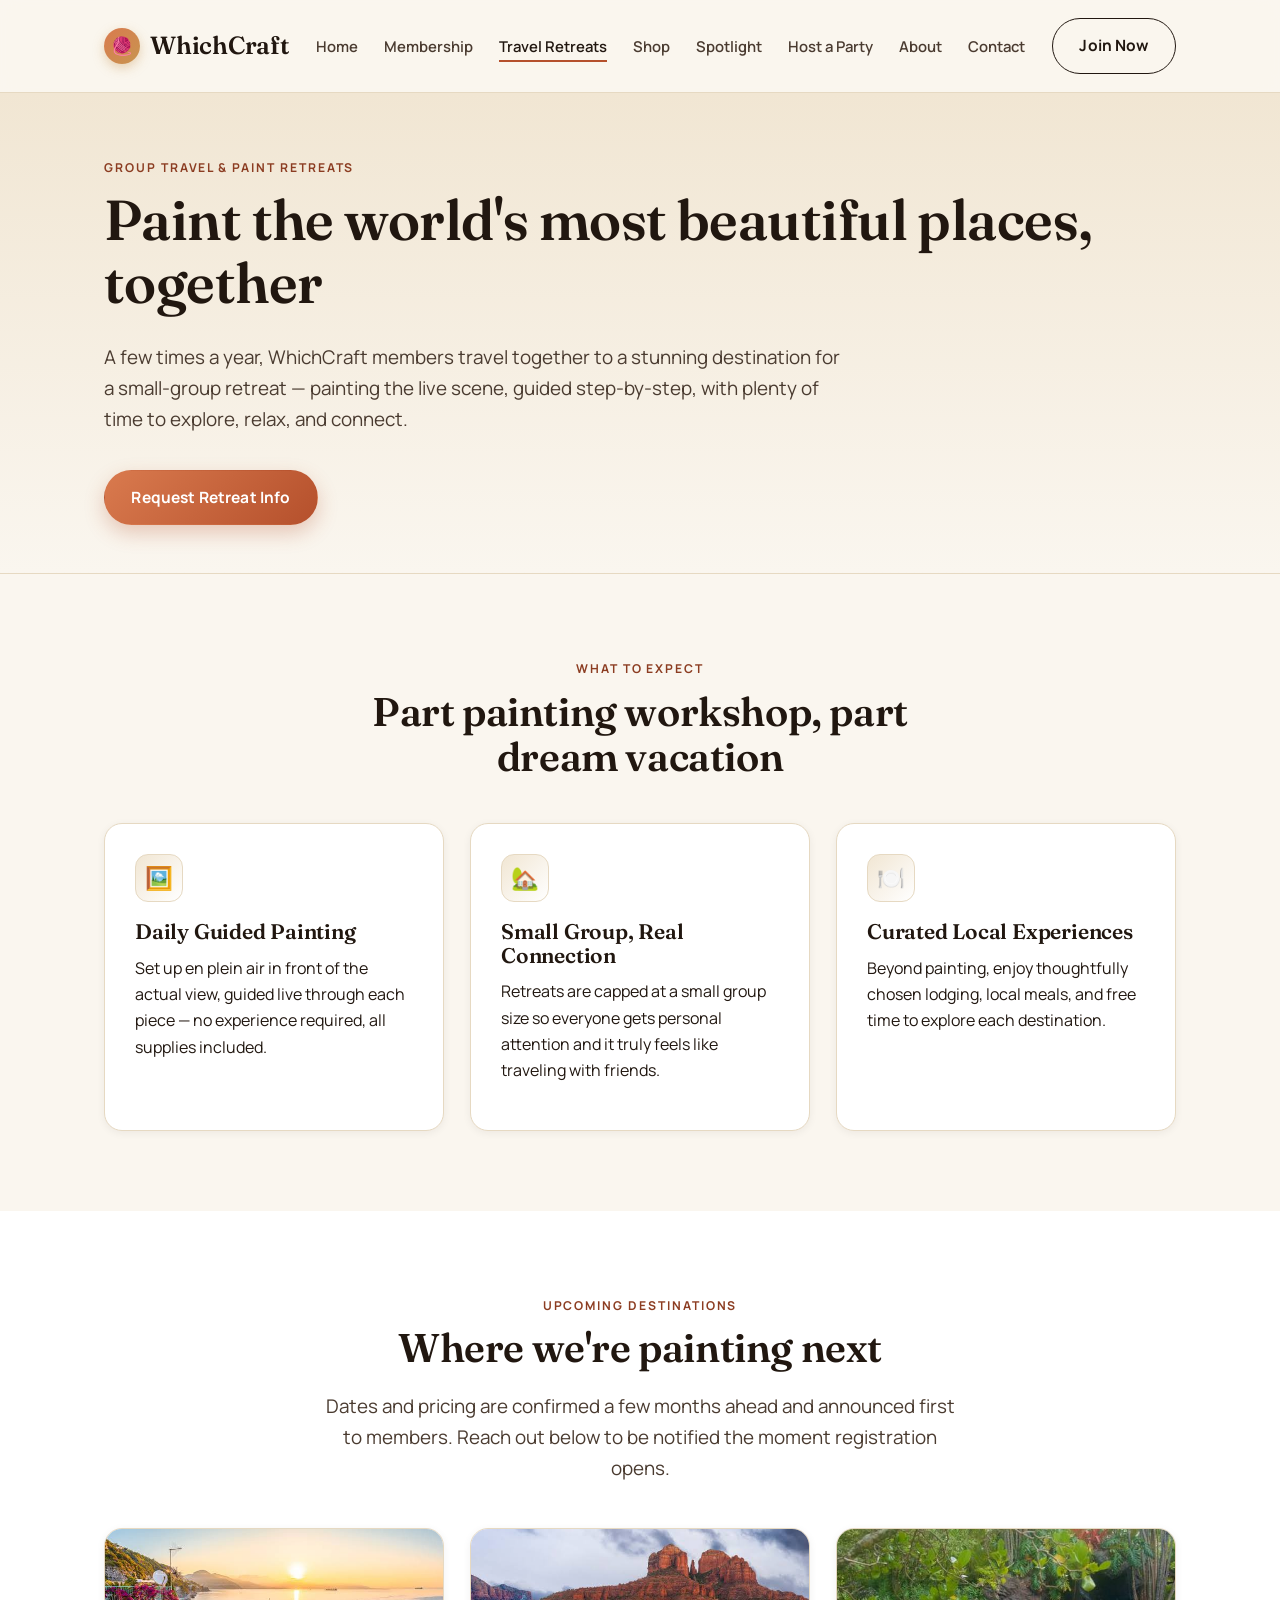
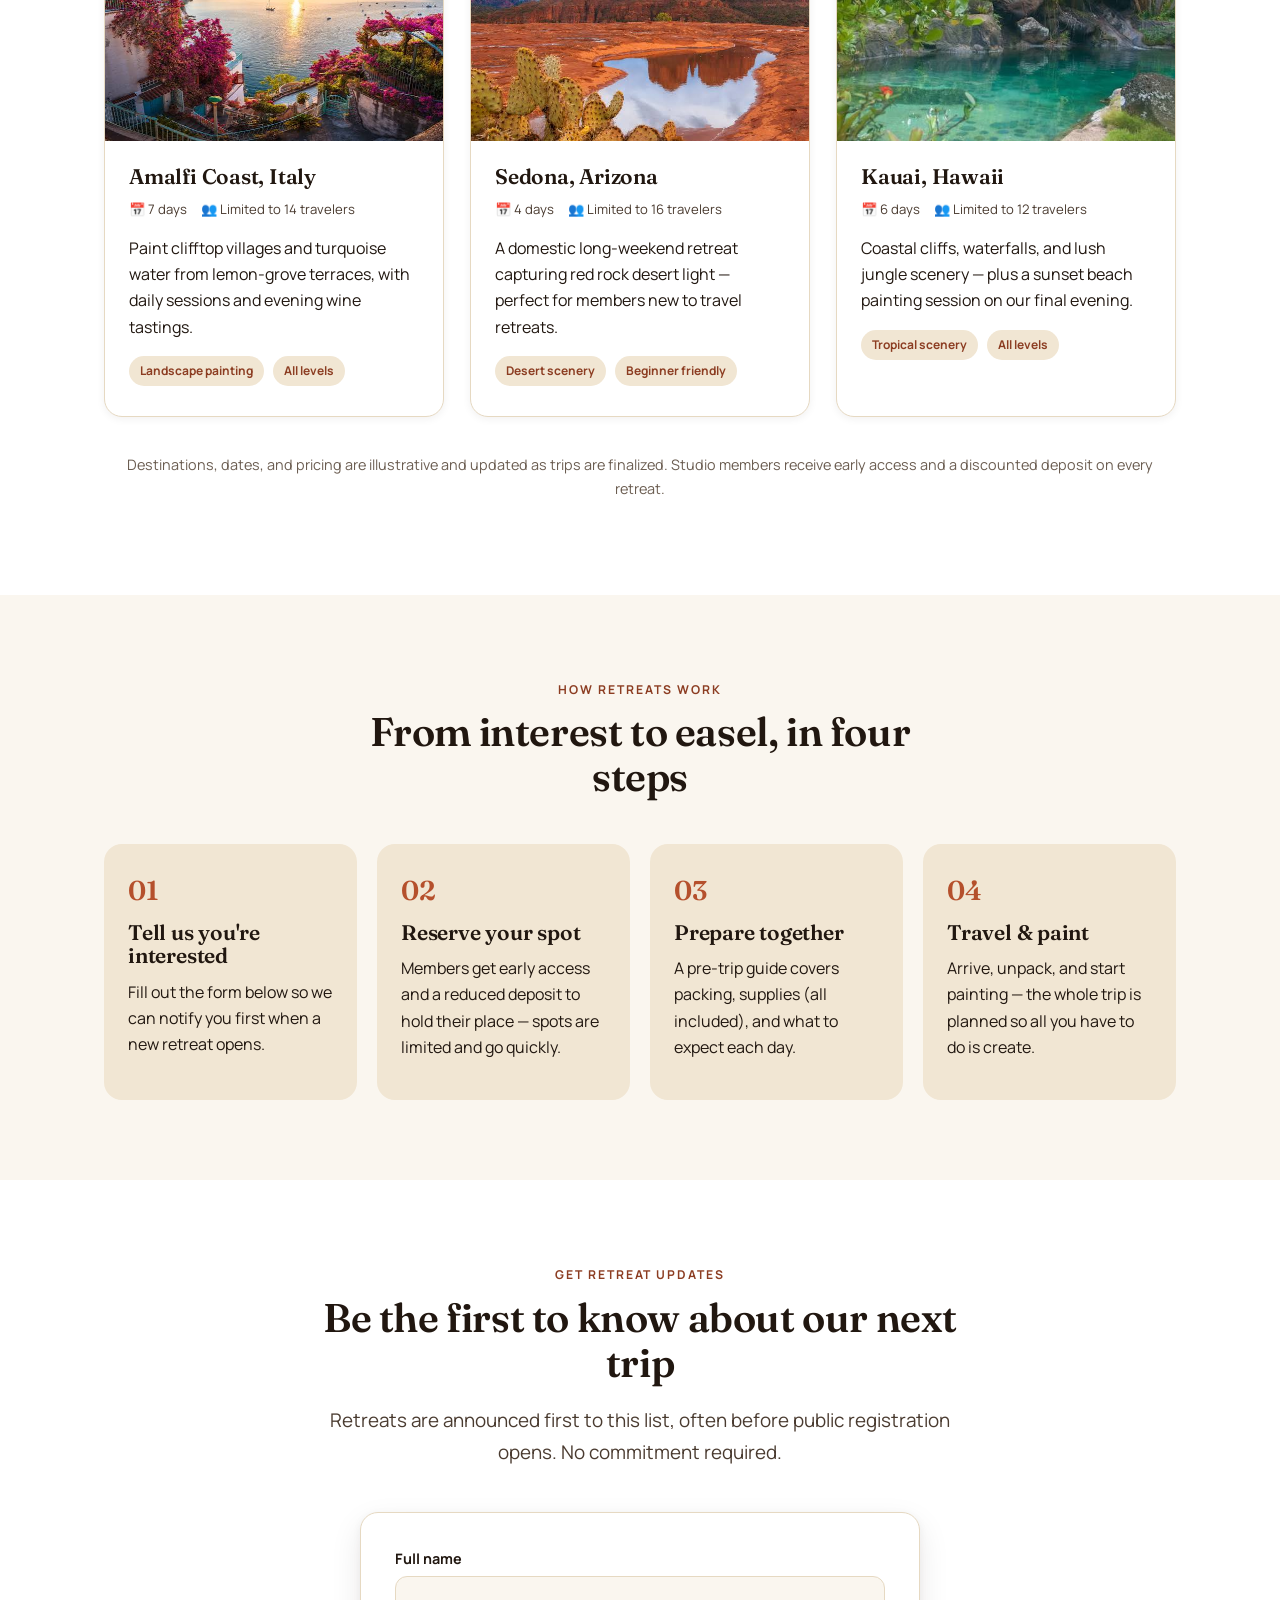
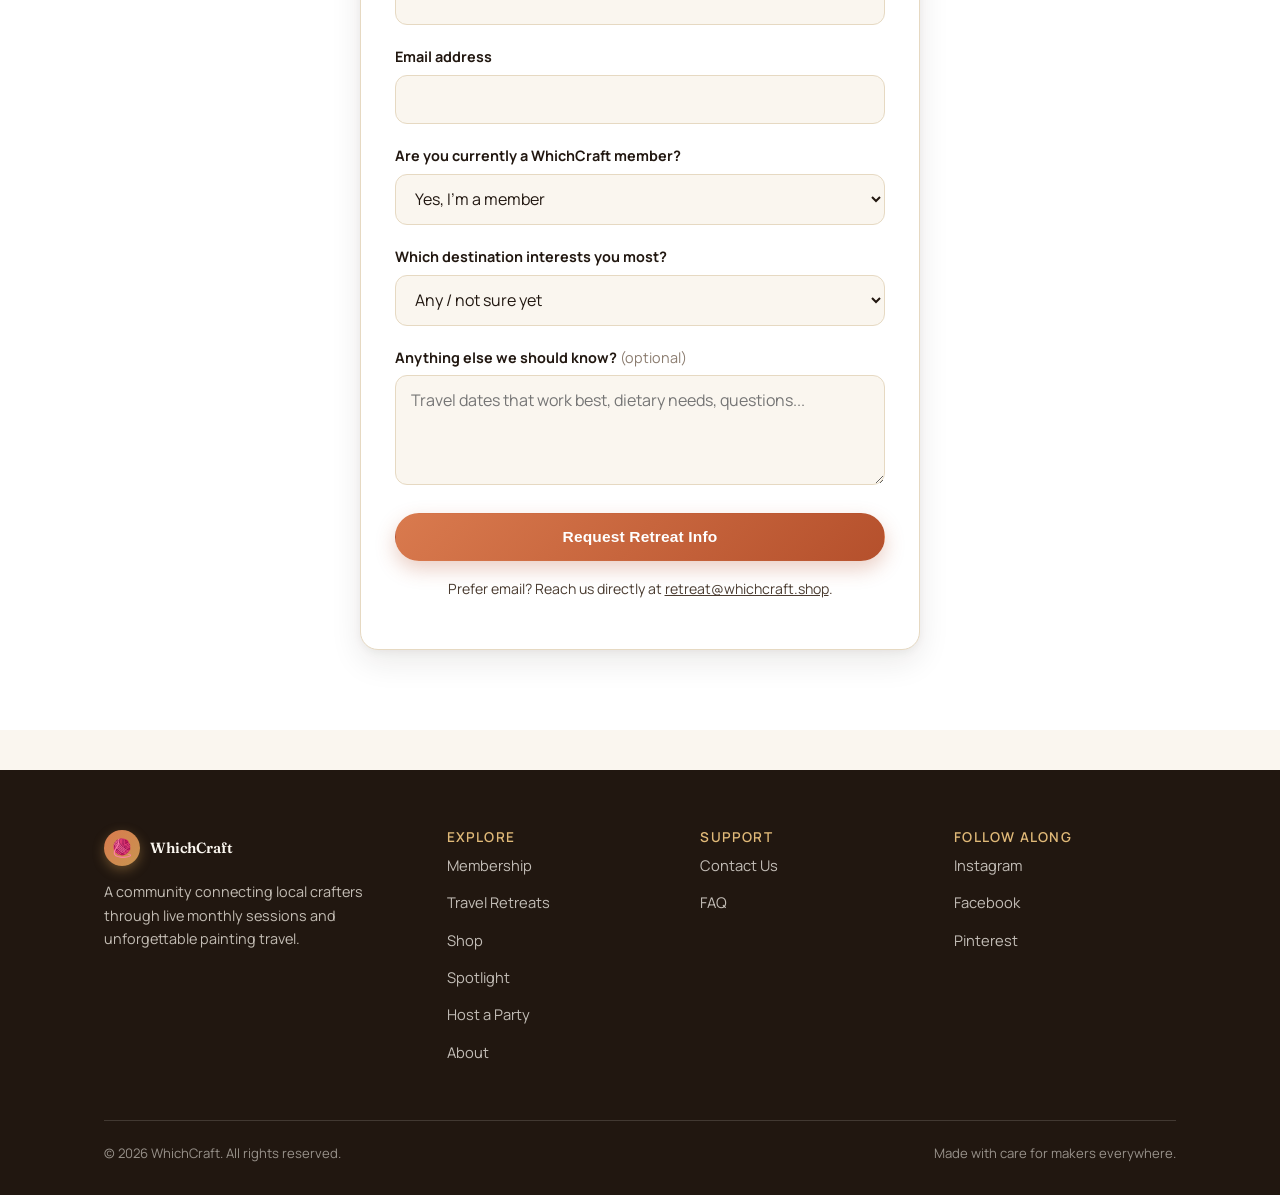
<file: travel.html>
<!doctype html>
<html lang="en">
<head>
<meta charset="UTF-8" />
<meta name="viewport" content="width=device-width, initial-scale=1.0" />
<title>Group Travel &amp; Paint Retreats — WhichCraft</title>
<meta name="description" content="Join WhichCraft members on group travel painting retreats to beautiful destinations around the world, guided live by our instructor." />
<link rel="icon" href="data:image/svg+xml,<svg xmlns=%22http://www.w3.org/2000/svg%22 viewBox=%220 0 100 100%22><text y=%22.9em%22 font-size=%2290%22>🎨</text></svg>" />
<link rel="preconnect" href="https://fonts.googleapis.com" />
<link rel="preconnect" href="https://fonts.gstatic.com" crossorigin />
<link href="https://fonts.googleapis.com/css2?family=Fraunces:opsz,wght@9..144,500;9..144,600;9..144,700&family=Manrope:wght@500;600;700;800&display=swap" rel="stylesheet" />
<link rel="stylesheet" href="css/style.css" />
</head>
<body>

<header class="site-header">
  <nav class="nav">
    <a href="index.html" class="brand"><span class="mark">🧶</span> WhichCraft</a>
    <ul class="nav-links">
      <li><a href="index.html">Home</a></li>
      <li><a href="membership.html">Membership</a></li>
      <li><a href="travel.html">Travel Retreats</a></li>
      <li><a href="shop.html">Shop</a></li>
      <li><a href="spotlight.html">Spotlight</a></li>
      <li><a href="host.html">Host a Party</a></li>
      <li><a href="about.html">About</a></li>
      <li><a href="contact.html">Contact</a></li>
    </ul>
    <div class="nav-cta">
      <a href="membership.html" class="btn btn-outline">Join Now</a>
      <button class="nav-toggle" aria-label="Toggle navigation" aria-expanded="false">☰</button>
    </div>
  </nav>
</header>

<section class="page-hero">
  <div class="wrap">
    <span class="eyebrow">Group Travel &amp; Paint Retreats</span>
    <h1>Paint the world's most beautiful places, together</h1>
    <p class="lede">A few times a year, WhichCraft members travel together to a stunning destination for a small-group retreat — painting the live scene, guided step-by-step, with plenty of time to explore, relax, and connect.</p>
    <a href="#inquire" class="btn btn-primary" style="margin-top:1em;">Request Retreat Info</a>
  </div>
</section>

<section>
  <div class="wrap">
    <div class="section-head center mx-auto">
      <span class="eyebrow">What to expect</span>
      <h2>Part painting workshop, part dream vacation</h2>
    </div>
    <div class="grid-3">
      <div class="card">
        <div class="icon">🖼️</div>
        <h3>Daily Guided Painting</h3>
        <p>Set up en plein air in front of the actual view, guided live through each piece — no experience required, all supplies included.</p>
      </div>
      <div class="card">
        <div class="icon">🏡</div>
        <h3>Small Group, Real Connection</h3>
        <p>Retreats are capped at a small group size so everyone gets personal attention and it truly feels like traveling with friends.</p>
      </div>
      <div class="card">
        <div class="icon">🍽️</div>
        <h3>Curated Local Experiences</h3>
        <p>Beyond painting, enjoy thoughtfully chosen lodging, local meals, and free time to explore each destination.</p>
      </div>
    </div>
  </div>
</section>

<section class="section-alt">
  <div class="wrap">
    <div class="section-head center mx-auto">
      <span class="eyebrow">Upcoming destinations</span>
      <h2>Where we're painting next</h2>
      <p class="lede mx-auto">Dates and pricing are confirmed a few months ahead and announced first to members. Reach out below to be notified the moment registration opens.</p>
    </div>

    <div class="grid-3">
      <div class="dest-card">
        <div class="dest-photo"><img src="images/amalfi-coast.jpg" alt="Sunset view over the Amalfi Coast, Italy, with bougainvillea in bloom" loading="lazy" /></div>
        <div class="dest-body">
          <h3>Amalfi Coast, Italy</h3>
          <div class="dest-meta">
            <span>📅 7 days</span>
            <span>👥 Limited to 14 travelers</span>
          </div>
          <p>Paint clifftop villages and turquoise water from lemon-grove terraces, with daily sessions and evening wine tastings.</p>
          <div>
            <span class="tag">Landscape painting</span>
            <span class="tag">All levels</span>
          </div>
        </div>
      </div>

      <div class="dest-card">
        <div class="dest-photo"><img src="images/sedona.jpg" alt="Cathedral Rock reflected in a pool of water in Sedona, Arizona" loading="lazy" /></div>
        <div class="dest-body">
          <h3>Sedona, Arizona</h3>
          <div class="dest-meta">
            <span>📅 4 days</span>
            <span>👥 Limited to 16 travelers</span>
          </div>
          <p>A domestic long-weekend retreat capturing red rock desert light — perfect for members new to travel retreats.</p>
          <div>
            <span class="tag">Desert scenery</span>
            <span class="tag">Beginner friendly</span>
          </div>
        </div>
      </div>

      <div class="dest-card">
        <div class="dest-photo"><img src="images/kauai.jpg" alt="A lush lagoon surrounded by tropical greenery in Kauai, Hawaii" loading="lazy" /></div>
        <div class="dest-body">
          <h3>Kauai, Hawaii</h3>
          <div class="dest-meta">
            <span>📅 6 days</span>
            <span>👥 Limited to 12 travelers</span>
          </div>
          <p>Coastal cliffs, waterfalls, and lush jungle scenery — plus a sunset beach painting session on our final evening.</p>
          <div>
            <span class="tag">Tropical scenery</span>
            <span class="tag">All levels</span>
          </div>
        </div>
      </div>
    </div>

    <p class="center" style="margin-top:2.5em; color:#6b5d51; font-size:0.9rem;">Destinations, dates, and pricing are illustrative and updated as trips are finalized. Studio members receive early access and a discounted deposit on every retreat.</p>
  </div>
</section>

<section>
  <div class="wrap">
    <div class="section-head center mx-auto">
      <span class="eyebrow">How retreats work</span>
      <h2>From interest to easel, in four steps</h2>
    </div>
    <div class="steps">
      <div class="step">
        <div class="step-num">01</div>
        <h3>Tell us you're interested</h3>
        <p>Fill out the form below so we can notify you first when a new retreat opens.</p>
      </div>
      <div class="step">
        <div class="step-num">02</div>
        <h3>Reserve your spot</h3>
        <p>Members get early access and a reduced deposit to hold their place — spots are limited and go quickly.</p>
      </div>
      <div class="step">
        <div class="step-num">03</div>
        <h3>Prepare together</h3>
        <p>A pre-trip guide covers packing, supplies (all included), and what to expect each day.</p>
      </div>
      <div class="step">
        <div class="step-num">04</div>
        <h3>Travel &amp; paint</h3>
        <p>Arrive, unpack, and start painting — the whole trip is planned so all you have to do is create.</p>
      </div>
    </div>
  </div>
</section>

<section class="section-alt" id="inquire">
  <div class="wrap">
    <div class="section-head center mx-auto">
      <span class="eyebrow">Get retreat updates</span>
      <h2>Be the first to know about our next trip</h2>
      <p class="lede mx-auto">Retreats are announced first to this list, often before public registration opens. No commitment required.</p>
    </div>

    <form id="travel-form" class="form-card" style="max-width:560px; margin:0 auto;">
      <input type="hidden" name="access_key" value="5947d8fb-3f28-4a79-b381-c81ef6eb2c88" />
      <input type="hidden" name="subject" value="New Travel Retreat Inquiry" />
      <input type="checkbox" name="botcheck" class="hidden" style="display:none;" />
      <div class="field">
        <label for="t-name">Full name</label>
        <input type="text" id="t-name" name="name" required />
      </div>
      <div class="field">
        <label for="t-email">Email address</label>
        <input type="email" id="t-email" name="email" required />
      </div>
      <div class="field">
        <label for="t-member">Are you currently a WhichCraft member?</label>
        <select id="t-member" name="is_member">
          <option value="yes">Yes, I'm a member</option>
          <option value="no">Not yet</option>
        </select>
      </div>
      <div class="field">
        <label for="t-destination">Which destination interests you most?</label>
        <select id="t-destination" name="destination">
          <option value="amalfi">Amalfi Coast, Italy</option>
          <option value="sedona">Sedona, Arizona</option>
          <option value="kauai">Kauai, Hawaii</option>
          <option value="any" selected>Any / not sure yet</option>
        </select>
      </div>
      <div class="field">
        <label for="t-notes">Anything else we should know? <span style="font-weight:400; color:#8a7b6e;">(optional)</span></label>
        <textarea id="t-notes" name="notes" placeholder="Travel dates that work best, dietary needs, questions..."></textarea>
      </div>
      <button type="submit" class="btn btn-primary btn-block">Request Retreat Info</button>
      <p id="travel-form-status" class="form-status" role="status"></p>
      <p class="center" style="margin-top:1.2em; color:var(--ink-soft); font-size:0.88rem;">Prefer email? Reach us directly at <a href="mailto:retreat@whichcraft.shop">retreat@whichcraft.shop</a>.</p>
    </form>
  </div>
</section>

<footer class="site-footer">
  <div class="wrap">
    <div class="footer-grid">
      <div>
        <a href="index.html" class="brand" style="color:var(--cream);"><span class="mark">🧶</span> WhichCraft</a>
        <p style="margin-top:14px; color:rgba(251,245,236,0.75); font-size:0.9rem;">A community connecting local crafters through live monthly sessions and unforgettable painting travel.</p>
      </div>
      <div>
        <h4>Explore</h4>
        <ul>
          <li><a href="membership.html">Membership</a></li>
          <li><a href="travel.html">Travel Retreats</a></li>
          <li><a href="shop.html">Shop</a></li>
          <li><a href="spotlight.html">Spotlight</a></li>
          <li><a href="host.html">Host a Party</a></li>
          <li><a href="about.html">About</a></li>
        </ul>
      </div>
      <div>
        <h4>Support</h4>
        <ul>
          <li><a href="contact.html">Contact Us</a></li>
          <li><a href="membership.html#faq">FAQ</a></li>
        </ul>
      </div>
      <div>
        <h4>Follow Along</h4>
        <ul>
          <li><a href="#">Instagram</a></li>
          <li><a href="#">Facebook</a></li>
          <li><a href="#">Pinterest</a></li>
        </ul>
      </div>
    </div>
    <div class="footer-bottom">
      <span>© <span id="year"></span> WhichCraft. All rights reserved.</span>
      <span>Made with care for makers everywhere.</span>
    </div>
  </div>
</footer>

<script src="js/main.js"></script>
</body>
</html>
</file>
<file: css/style.css>
/* =========================================================
   WhichCraft — shared stylesheet
   A refined, elevated take on a warm, handmade-feeling craft brand.
   Type: Fraunces (display serif) + Manrope (sans) via Google Fonts —
   linked in each page's <head>.
   ========================================================= */

:root {
  --clay: #b5502c;
  --clay-dark: #8c3d22;
  --clay-light: #d97a4e;
  --ink: #211710;
  --ink-soft: #4a3b30;
  --cream: #faf6ef;
  --cream-alt: #f1e6d3;
  --sage: #6e8568;
  --sage-dark: #4f6650;
  --gold: #c89550;
  --gold-light: #e0b978;
  --line: #e6d9c2;
  --white: #ffffff;
  --shadow-sm: 0 2px 8px rgba(33, 23, 16, 0.06);
  --shadow: 0 12px 32px rgba(33, 23, 16, 0.09), 0 2px 8px rgba(33, 23, 16, 0.05);
  --shadow-lg: 0 24px 56px rgba(33, 23, 16, 0.16), 0 4px 14px rgba(33, 23, 16, 0.08);
  --radius: 18px;
  --radius-sm: 12px;
  --max: 1120px;
  --serif: 'Fraunces', Georgia, 'Iowan Old Style', 'Palatino Linotype', Palatino, serif;
  --sans: 'Manrope', -apple-system, BlinkMacSystemFont, 'Segoe UI', Helvetica, Arial, sans-serif;
  --ease: cubic-bezier(0.22, 1, 0.36, 1);
}

* { box-sizing: border-box; }

html { scroll-behavior: smooth; }

body {
  margin: 0;
  font-family: var(--sans);
  color: var(--ink);
  background: var(--cream);
  line-height: 1.65;
  -webkit-font-smoothing: antialiased;
}

img { max-width: 100%; display: block; }

a { color: inherit; }

.wrap {
  max-width: var(--max);
  margin: 0 auto;
  padding: 0 24px;
}

h1, h2, h3, h4 {
  font-family: var(--serif);
  font-optical-sizing: auto;
  font-weight: 600;
  line-height: 1.12;
  letter-spacing: -0.01em;
  margin: 0 0 0.5em;
}

h1 { font-size: clamp(2.3rem, 4.4vw, 3.6rem); font-weight: 600; }
h2 { font-size: clamp(1.7rem, 3.2vw, 2.5rem); }
h3 { font-size: 1.32rem; }

p { margin: 0 0 1em; }

.eyebrow {
  display: inline-block;
  font-size: 0.76rem;
  letter-spacing: 0.16em;
  text-transform: uppercase;
  color: var(--clay-dark);
  font-weight: 700;
  margin-bottom: 0.85em;
}

.lede {
  font-size: 1.18rem;
  color: var(--ink-soft);
  max-width: 62ch;
}

/* ---------- Buttons ---------- */
.btn {
  display: inline-block;
  padding: 0.9em 1.7em;
  border-radius: 999px;
  font-weight: 700;
  font-size: 0.97rem;
  letter-spacing: 0.01em;
  text-decoration: none;
  border: 1.5px solid transparent;
  cursor: pointer;
  transition: transform 0.25s var(--ease), box-shadow 0.25s var(--ease), background-color 0.25s var(--ease), border-color 0.25s var(--ease), color 0.25s var(--ease);
}
.btn-primary {
  background: linear-gradient(135deg, var(--clay-light), var(--clay));
  color: var(--white);
  box-shadow: 0 8px 20px rgba(181, 80, 44, 0.28);
}
.btn-primary:hover {
  background: linear-gradient(135deg, var(--clay), var(--clay-dark));
  transform: translateY(-2px);
  box-shadow: 0 12px 28px rgba(181, 80, 44, 0.36);
}
.btn-outline {
  background: transparent;
  border-color: var(--ink);
  color: var(--ink);
}
.btn-outline:hover {
  background: var(--ink);
  color: var(--cream);
  transform: translateY(-2px);
  box-shadow: var(--shadow-sm);
}
.btn-light {
  background: var(--white);
  color: var(--clay-dark);
}
.btn-light:hover { transform: translateY(-2px); box-shadow: var(--shadow); }
.btn-block { display: block; width: 100%; text-align: center; }
.btn:disabled, .btn[aria-disabled="true"] {
  opacity: 0.55;
  cursor: not-allowed;
  transform: none !important;
}

/* ---------- Header / nav ---------- */
.site-header {
  position: sticky;
  top: 0;
  z-index: 50;
  background: rgba(250, 246, 239, 0.85);
  backdrop-filter: blur(10px) saturate(160%);
  border-bottom: 1px solid var(--line);
}
.nav {
  display: flex;
  align-items: center;
  justify-content: space-between;
  padding: 18px 24px;
  max-width: var(--max);
  margin: 0 auto;
}
.brand {
  font-family: var(--serif);
  font-size: 1.55rem;
  font-weight: 600;
  letter-spacing: -0.01em;
  text-decoration: none;
  color: var(--ink);
  display: flex;
  align-items: center;
  gap: 10px;
}
.brand .mark {
  width: 36px; height: 36px;
  border-radius: 50%;
  background: linear-gradient(135deg, var(--clay-light), var(--gold));
  display: inline-flex;
  align-items: center;
  justify-content: center;
  color: var(--white);
  font-size: 1.1rem;
  box-shadow: 0 4px 12px rgba(200, 149, 80, 0.4);
}
.nav-links {
  display: flex;
  align-items: center;
  gap: 26px;
  list-style: none;
  margin: 0;
  padding: 0;
}
.nav-links a {
  text-decoration: none;
  font-weight: 600;
  font-size: 0.93rem;
  color: var(--ink-soft);
  padding-bottom: 4px;
  border-bottom: 2px solid transparent;
  transition: color 0.2s var(--ease), border-color 0.2s var(--ease);
}
.nav-links a:hover { color: var(--ink); }
.nav-links a:hover, .nav-links a.active { border-color: var(--clay); color: var(--ink); }
.nav-cta { display: flex; align-items: center; gap: 12px; }
.nav-toggle {
  display: none;
  background: none;
  border: none;
  font-size: 1.6rem;
  cursor: pointer;
  color: var(--ink);
}

@media (max-width: 900px) {
  .nav-toggle { display: block; }
  .nav-links {
    position: absolute;
    top: 100%;
    left: 0;
    right: 0;
    background: var(--cream);
    flex-direction: column;
    align-items: flex-start;
    padding: 18px 24px;
    gap: 16px;
    border-bottom: 1px solid var(--line);
    display: none;
  }
  .nav-links.open { display: flex; }
  .nav-cta .btn-outline { display: none; }
}

/* ---------- Hero ---------- */
.hero {
  padding: 84px 0 72px;
  background:
    radial-gradient(circle at 88% 8%, rgba(200, 149, 80, 0.18), transparent 45%),
    radial-gradient(circle at 8% 92%, rgba(110, 133, 104, 0.12), transparent 40%),
    var(--cream);
  border-bottom: 1px solid var(--line);
}
.hero-grid {
  display: grid;
  grid-template-columns: 1.1fr 0.9fr;
  gap: 56px;
  align-items: center;
}
@media (max-width: 860px) { .hero-grid { grid-template-columns: 1fr; } }
.hero-actions { display: flex; gap: 14px; flex-wrap: wrap; margin-top: 1.6em; }
.hero-art {
  aspect-ratio: 4/3;
  border-radius: var(--radius);
  background:
    radial-gradient(circle at 30% 28%, rgba(224, 185, 120, 0.65), transparent 55%),
    radial-gradient(circle at 78% 68%, rgba(110, 133, 104, 0.55), transparent 55%),
    linear-gradient(135deg, var(--clay-light), var(--clay-dark));
  box-shadow: var(--shadow-lg);
  position: relative;
  overflow: hidden;
}
.hero-art::after {
  content: "🎨";
  position: absolute;
  font-size: 5rem;
  right: 10%;
  bottom: 8%;
  filter: drop-shadow(0 10px 16px rgba(0,0,0,0.28));
}
.hero-stats {
  display: flex;
  gap: 32px;
  margin-top: 2.2em;
  flex-wrap: wrap;
}
.stat b { display: block; font-family: var(--serif); font-weight: 600; font-size: 1.7rem; color: var(--clay-dark); }
.stat span { font-size: 0.84rem; color: var(--ink-soft); }

/* ---------- Sections ---------- */
section { padding: 80px 0; }
.section-tight { padding: 48px 0; }
.section-alt { background: var(--white); }
.section-dark {
  background: var(--ink);
  color: var(--cream);
}
.section-dark .eyebrow { color: var(--gold-light); }
.section-head { max-width: 640px; margin-bottom: 2.75em; }
.section-head.center { margin-left: auto; margin-right: auto; text-align: center; }

/* ---------- Cards / grids ---------- */
.grid-3 { display: grid; grid-template-columns: repeat(3, 1fr); gap: 26px; }
.grid-2 { display: grid; grid-template-columns: repeat(2, 1fr); gap: 26px; }
@media (max-width: 860px) { .grid-3, .grid-2 { grid-template-columns: 1fr; } }

.card {
  background: var(--white);
  border: 1px solid var(--line);
  border-radius: var(--radius);
  padding: 30px;
  box-shadow: var(--shadow-sm);
  transition: transform 0.3s var(--ease), box-shadow 0.3s var(--ease), border-color 0.3s var(--ease);
}
.card:hover {
  transform: translateY(-4px);
  box-shadow: var(--shadow);
  border-color: transparent;
}
.card .icon {
  width: 48px; height: 48px;
  border-radius: 13px;
  background: linear-gradient(135deg, var(--cream-alt), var(--white));
  border: 1px solid var(--line);
  display: flex; align-items: center; justify-content: center;
  font-size: 1.4rem;
  margin-bottom: 18px;
}

/* ---------- Pricing / membership ---------- */
.pricing-grid {
  display: grid;
  grid-template-columns: repeat(3, 1fr);
  gap: 26px;
  align-items: stretch;
}
@media (max-width: 940px) { .pricing-grid { grid-template-columns: 1fr; } }

.plan {
  background: var(--white);
  border: 1px solid var(--line);
  border-radius: var(--radius);
  padding: 34px 30px;
  display: flex;
  flex-direction: column;
  box-shadow: var(--shadow-sm);
  position: relative;
  transition: transform 0.3s var(--ease), box-shadow 0.3s var(--ease);
}
.plan:hover { transform: translateY(-3px); box-shadow: var(--shadow); }
.plan.featured {
  border: 2px solid var(--clay);
  box-shadow: var(--shadow-lg);
  transform: translateY(-10px);
}
.plan.featured:hover { transform: translateY(-13px); }
.plan-badge {
  position: absolute;
  top: -15px;
  left: 30px;
  background: linear-gradient(135deg, var(--clay-light), var(--clay));
  color: var(--white);
  font-size: 0.71rem;
  font-weight: 700;
  letter-spacing: 0.09em;
  text-transform: uppercase;
  padding: 7px 15px;
  border-radius: 999px;
  box-shadow: 0 6px 16px rgba(181, 80, 44, 0.35);
}
.plan-name { font-family: var(--serif); font-weight: 600; font-size: 1.4rem; margin-bottom: 0.2em; }
.plan-tagline { color: var(--ink-soft); font-size: 0.92rem; margin-bottom: 1.3em; }
.plan-price { font-family: var(--serif); font-weight: 600; font-size: 2.5rem; color: var(--clay-dark); margin-bottom: 0.1em; }
.plan-price span { font-family: var(--sans); font-size: 0.95rem; color: var(--ink-soft); font-weight: 500; }
.plan-features {
  list-style: none;
  margin: 1.4em 0;
  padding: 0;
  flex-grow: 1;
}
.plan-features li {
  padding: 9px 0 9px 28px;
  position: relative;
  font-size: 0.95rem;
  border-top: 1px solid var(--line);
}
.plan-features li:first-child { border-top: none; }
.plan-features li::before {
  content: "✓";
  position: absolute;
  left: 0;
  color: var(--sage-dark);
  font-weight: 700;
}
.plan-note { font-size: 0.8rem; color: #8a7b6e; margin-top: 0.5em; }

/* ---------- Timeline / how it works ---------- */
.steps {
  display: grid;
  grid-template-columns: repeat(4, 1fr);
  gap: 20px;
}
@media (max-width: 860px) { .steps { grid-template-columns: 1fr 1fr; } }
@media (max-width: 540px) { .steps { grid-template-columns: 1fr; } }
.step {
  background: var(--cream-alt);
  border-radius: var(--radius);
  padding: 24px;
  transition: transform 0.3s var(--ease);
}
.step:hover { transform: translateY(-3px); }
.step-num {
  font-family: var(--serif);
  font-weight: 600;
  font-size: 1.7rem;
  color: var(--clay);
  margin-bottom: 8px;
}

/* ---------- Testimonials ---------- */
.quote-card {
  background: var(--cream-alt);
  border-radius: var(--radius);
  padding: 30px;
  position: relative;
}
.quote-card::before {
  content: "\201C";
  font-family: var(--serif);
  font-size: 3.5rem;
  color: var(--gold);
  opacity: 0.5;
  position: absolute;
  top: 6px;
  left: 18px;
  line-height: 1;
}
.quote-card p { font-style: italic; font-size: 1.06rem; position: relative; z-index: 1; }
.quote-name { font-weight: 700; font-size: 0.9rem; }
.quote-role { font-size: 0.82rem; color: var(--ink-soft); }

/* ---------- Travel destination cards ---------- */
.dest-card {
  border-radius: var(--radius);
  overflow: hidden;
  border: 1px solid var(--line);
  background: var(--white);
  box-shadow: var(--shadow-sm);
  transition: transform 0.3s var(--ease), box-shadow 0.3s var(--ease);
}
.dest-card:hover { transform: translateY(-4px); box-shadow: var(--shadow); }
.dest-photo {
  aspect-ratio: 16/10;
  background: linear-gradient(135deg, var(--sage), var(--sage-dark));
  display: flex; align-items: center; justify-content: center;
  font-size: 2.6rem;
  color: rgba(255,255,255,0.9);
  overflow: hidden;
}
.dest-photo img { width: 100%; height: 100%; object-fit: cover; }
.dest-body { padding: 24px; }
.dest-meta {
  display: flex;
  gap: 14px;
  flex-wrap: wrap;
  font-size: 0.82rem;
  color: var(--ink-soft);
  margin: 10px 0 14px;
}
.dest-meta span { display: inline-flex; align-items: center; gap: 5px; }
.tag {
  display: inline-block;
  background: var(--cream-alt);
  color: var(--clay-dark);
  font-size: 0.75rem;
  font-weight: 700;
  padding: 5px 11px;
  border-radius: 999px;
  margin: 0 6px 6px 0;
}

/* ---------- Forms ---------- */
.form-card {
  background: var(--white);
  border: 1px solid var(--line);
  border-radius: var(--radius);
  padding: 34px;
  box-shadow: var(--shadow);
}
.field { margin-bottom: 20px; }
.field label {
  display: block;
  font-weight: 700;
  font-size: 0.9rem;
  margin-bottom: 6px;
}
.field .hint { font-size: 0.8rem; color: #8a7b6e; margin-top: 4px; }
input[type="text"],
input[type="email"],
input[type="tel"],
select,
textarea {
  width: 100%;
  padding: 0.78em 0.95em;
  border: 1.5px solid var(--line);
  border-radius: var(--radius-sm);
  font-size: 1rem;
  font-family: var(--sans);
  background: var(--cream);
  color: var(--ink);
  transition: border-color 0.2s var(--ease), background-color 0.2s var(--ease), box-shadow 0.2s var(--ease);
}
input:focus, select:focus, textarea:focus {
  outline: none;
  border-color: var(--clay);
  background: var(--white);
  box-shadow: 0 0 0 4px rgba(181, 80, 44, 0.12);
}
textarea { resize: vertical; min-height: 110px; }

.plan-picker {
  display: grid;
  grid-template-columns: repeat(3, 1fr);
  gap: 12px;
}
@media (max-width: 700px) { .plan-picker { grid-template-columns: 1fr; } }
.plan-option {
  border: 1.5px solid var(--line);
  border-radius: var(--radius-sm);
  padding: 14px;
  cursor: pointer;
  background: var(--cream);
  transition: border-color 0.2s var(--ease), background-color 0.2s var(--ease), transform 0.2s var(--ease);
}
.plan-option:hover { transform: translateY(-1px); }
.plan-option:has(input:checked) {
  border-color: var(--clay);
  background: var(--cream-alt);
}
.plan-option input { margin-right: 8px; accent-color: var(--clay); }
.plan-option .po-name { font-weight: 700; }
.plan-option .po-price { color: var(--clay-dark); font-size: 0.9rem; }

.checkbox-row { display: flex; align-items: flex-start; gap: 10px; }
.checkbox-row input { margin-top: 4px; accent-color: var(--clay); }
.checkbox-row label { font-weight: 500; font-size: 0.88rem; }

.form-note {
  background: var(--cream-alt);
  border: 1px dashed var(--gold);
  border-radius: var(--radius-sm);
  padding: 14px 18px;
  font-size: 0.86rem;
  color: var(--ink-soft);
  margin-top: 20px;
}

.form-status {
  margin-top: 16px;
  font-size: 0.9rem;
  font-weight: 700;
  display: none;
}
.form-status.show { display: block; }
.form-status.ok { color: var(--sage-dark); }
.form-status.err { color: #a83a3a; }

/* ---------- Teachers ---------- */
.teacher-grid {
  display: grid;
  grid-template-columns: repeat(2, 1fr);
  gap: 32px;
}
@media (max-width: 780px) { .teacher-grid { grid-template-columns: 1fr; } }
.teacher-card {
  background: var(--white);
  border: 1px solid var(--line);
  border-radius: var(--radius);
  padding: 34px;
  box-shadow: var(--shadow-sm);
  text-align: center;
  transition: transform 0.3s var(--ease), box-shadow 0.3s var(--ease);
}
.teacher-card:hover { transform: translateY(-4px); box-shadow: var(--shadow); }
.teacher-avatar {
  width: 128px; height: 128px;
  margin: 0 auto 22px;
  border-radius: 50%;
  display: flex; align-items: center; justify-content: center;
  font-size: 2.7rem;
  color: var(--white);
  background: linear-gradient(135deg, var(--clay-light), var(--gold));
  box-shadow: 0 10px 24px rgba(200, 149, 80, 0.35);
  overflow: hidden;
}
.teacher-avatar img { width: 100%; height: 100%; object-fit: cover; }
.teacher-card:nth-child(2) .teacher-avatar {
  background: linear-gradient(135deg, var(--sage), var(--sage-dark));
  box-shadow: 0 10px 24px rgba(79, 102, 80, 0.35);
}
.teacher-name { font-family: var(--serif); font-weight: 600; font-size: 1.45rem; margin-bottom: 0.15em; }
.teacher-role {
  font-size: 0.82rem;
  font-weight: 700;
  letter-spacing: 0.07em;
  text-transform: uppercase;
  color: var(--clay-dark);
  margin-bottom: 1em;
}
.teacher-card p { text-align: left; }
.teacher-specialties { margin-top: 1.2em; text-align: left; }
.teacher-specialties .tag { margin-bottom: 6px; }

/* ---------- FAQ ---------- */
.faq-item {
  border-bottom: 1px solid var(--line);
  padding: 20px 0;
}
.faq-item summary {
  font-weight: 700;
  cursor: pointer;
  font-size: 1.03rem;
  list-style: none;
  display: flex;
  justify-content: space-between;
  align-items: center;
  gap: 16px;
}
.faq-item summary::-webkit-details-marker { display: none; }
.faq-item summary::after {
  content: "+";
  font-size: 1.5rem;
  color: var(--clay);
  flex-shrink: 0;
  transition: transform 0.25s var(--ease);
}
.faq-item[open] summary::after { content: "–"; }
.faq-item p { margin-top: 14px; color: var(--ink-soft); }

/* ---------- CTA band ---------- */
.cta-band {
  background: linear-gradient(120deg, var(--clay-light), var(--clay-dark));
  color: var(--white);
  border-radius: var(--radius);
  padding: 52px;
  text-align: center;
  box-shadow: var(--shadow-lg);
}
.cta-band h2 { color: var(--white); }
.cta-band p { color: rgba(255,255,255,0.88); }

/* ---------- Footer ---------- */
.site-footer {
  background: var(--ink);
  color: var(--cream);
  padding: 60px 0 30px;
  margin-top: 40px;
}
.footer-grid {
  display: grid;
  grid-template-columns: 1.4fr 1fr 1fr 1fr;
  gap: 32px;
  margin-bottom: 44px;
}
@media (max-width: 780px) { .footer-grid { grid-template-columns: 1fr 1fr; } }
.footer-grid h4 { color: var(--gold-light); font-size: 0.85rem; letter-spacing: 0.09em; text-transform: uppercase; font-family: var(--sans); }
.footer-grid ul { list-style: none; margin: 0; padding: 0; }
.footer-grid li { margin-bottom: 11px; }
.footer-grid a { text-decoration: none; color: rgba(250, 246, 239, 0.75); font-size: 0.92rem; transition: color 0.2s var(--ease); }
.footer-grid a:hover { color: var(--white); }
.footer-bottom {
  border-top: 1px solid rgba(250, 246, 239, 0.15);
  padding-top: 22px;
  display: flex;
  justify-content: space-between;
  flex-wrap: wrap;
  gap: 10px;
  font-size: 0.82rem;
  color: rgba(250, 246, 239, 0.55);
}

/* ---------- Page hero (inner pages) ---------- */
.page-hero {
  padding: 60px 0 48px;
  background: linear-gradient(180deg, var(--cream-alt), var(--cream));
  border-bottom: 1px solid var(--line);
}

/* ---------- Scroll reveal (progressive enhancement) ---------- */
[data-reveal] {
  opacity: 0;
  transform: translateY(16px);
  transition: opacity 0.6s var(--ease), transform 0.6s var(--ease);
}
[data-reveal].is-visible {
  opacity: 1;
  transform: translateY(0);
}
@media (prefers-reduced-motion: reduce) {
  [data-reveal] { opacity: 1; transform: none; transition: none; }
}

/* ---------- Utility ---------- */
.mt-0 { margin-top: 0; }
.center { text-align: center; }
.mx-auto { margin-left: auto; margin-right: auto; }
</file>
